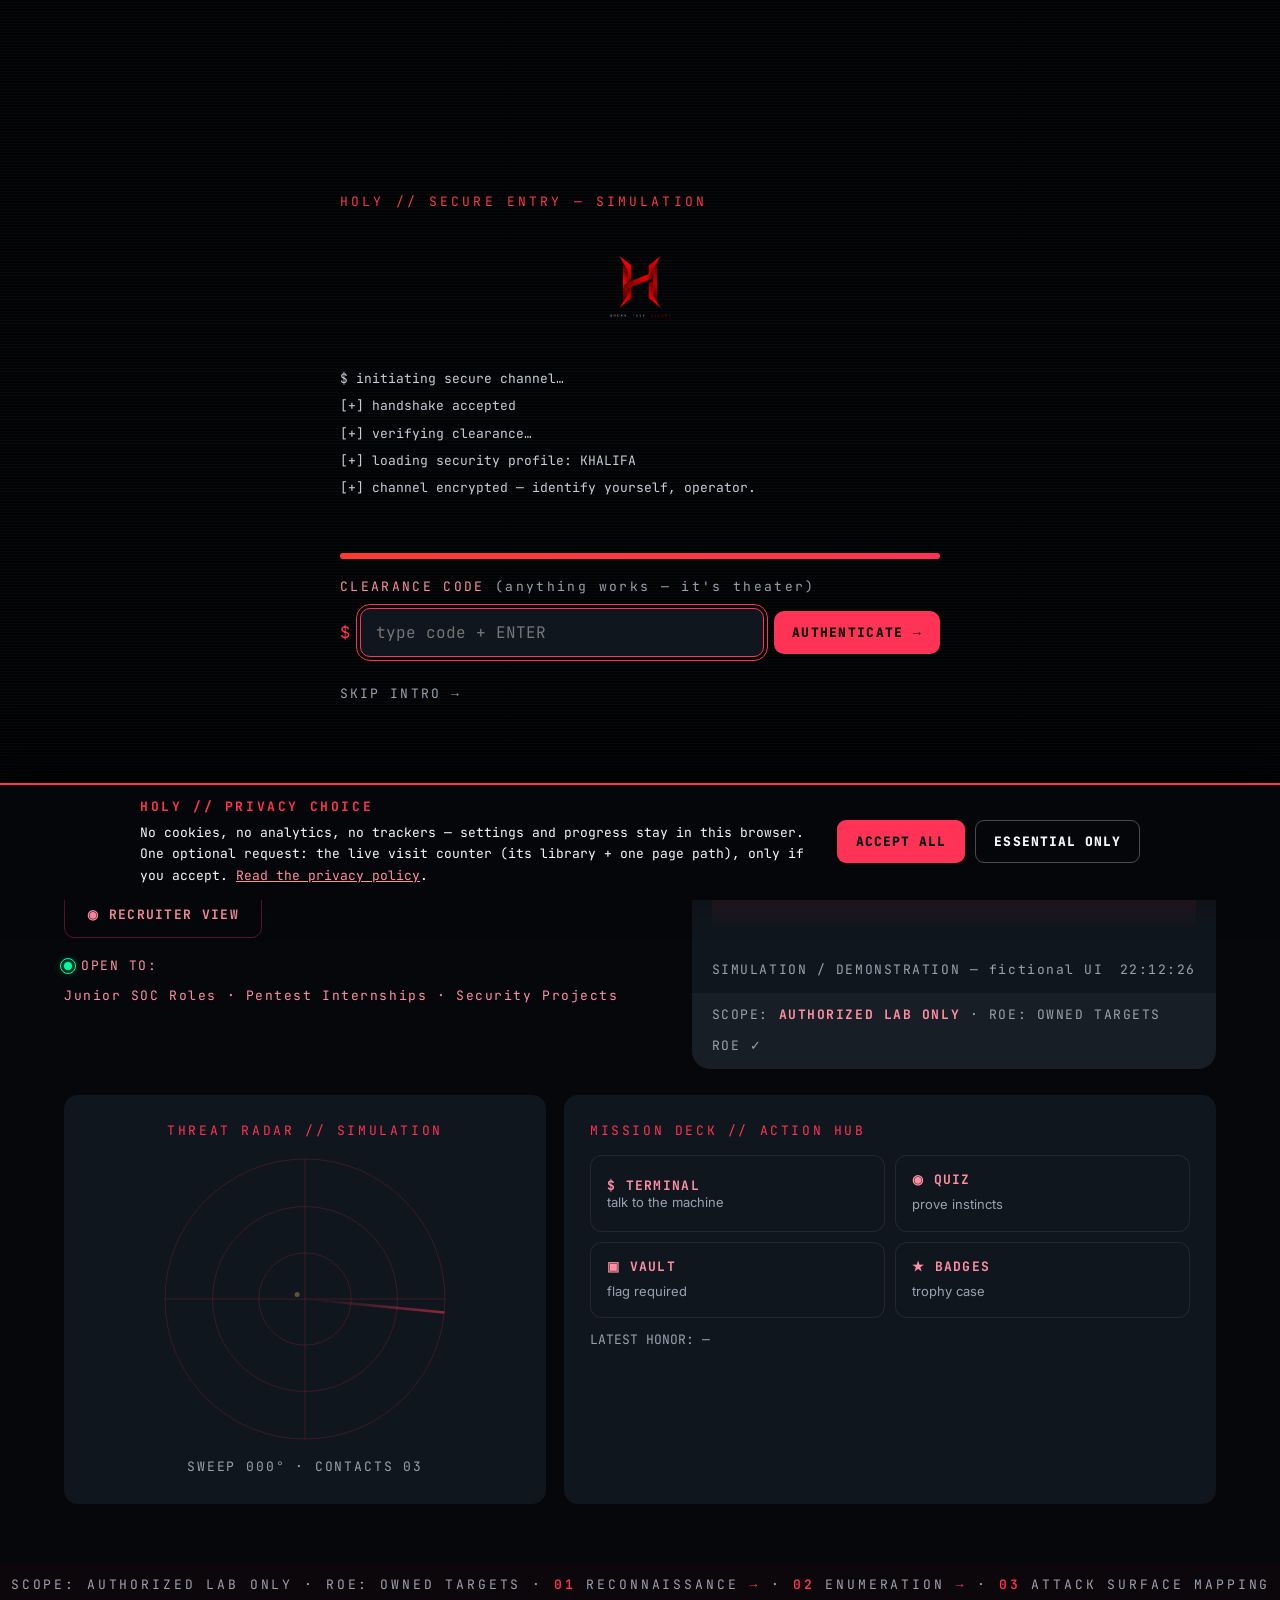
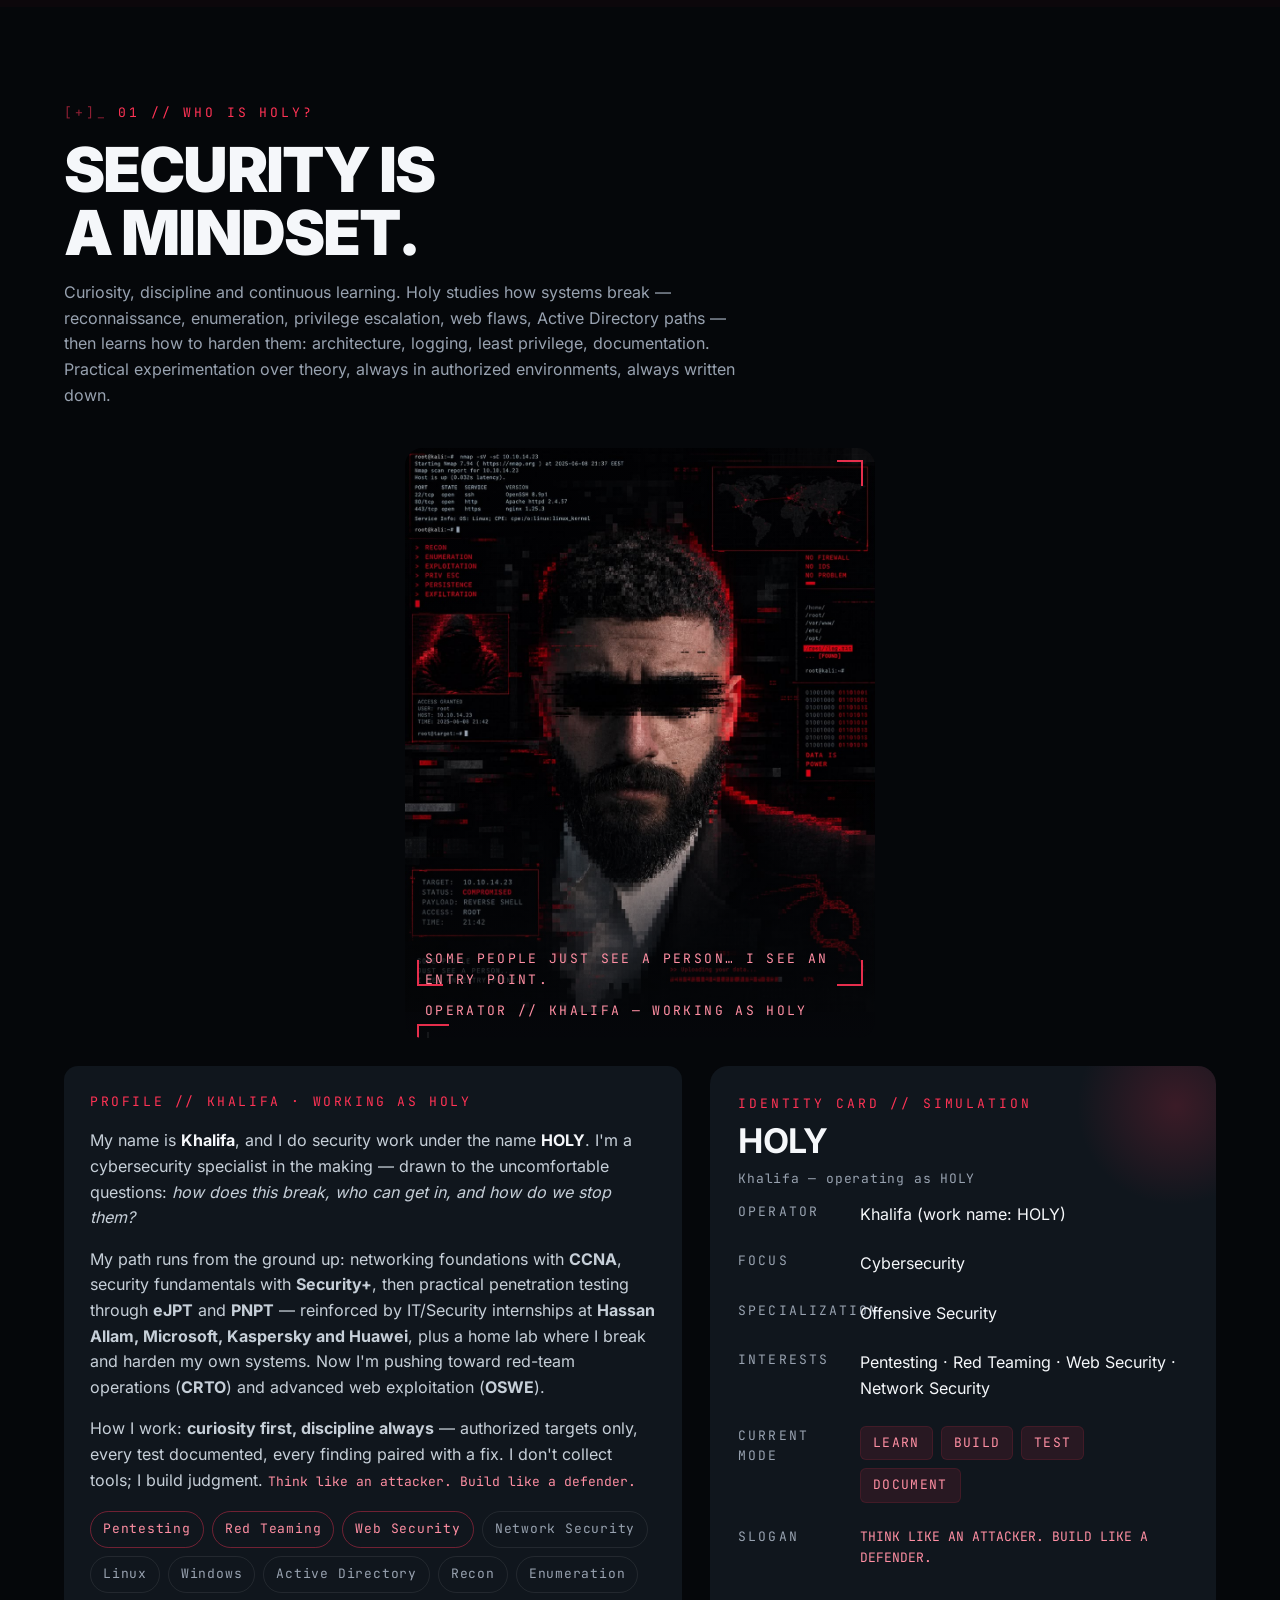
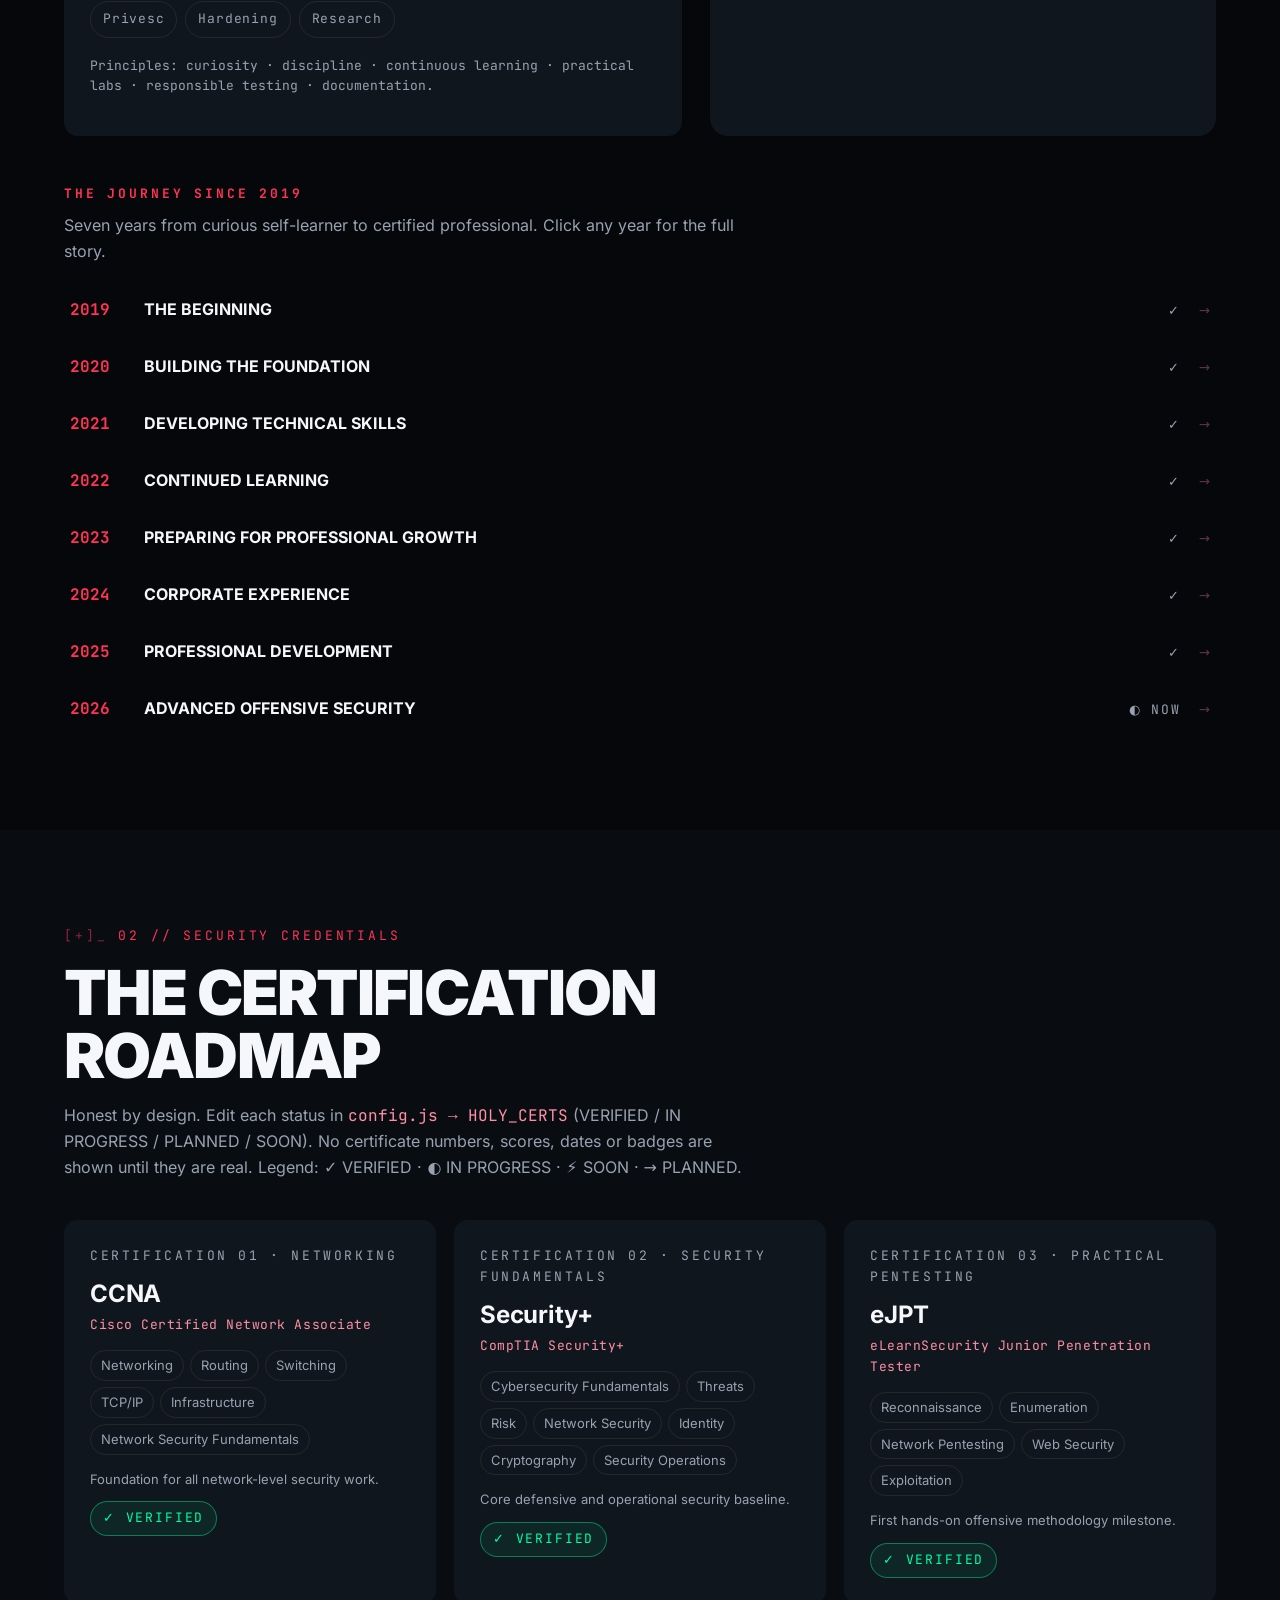
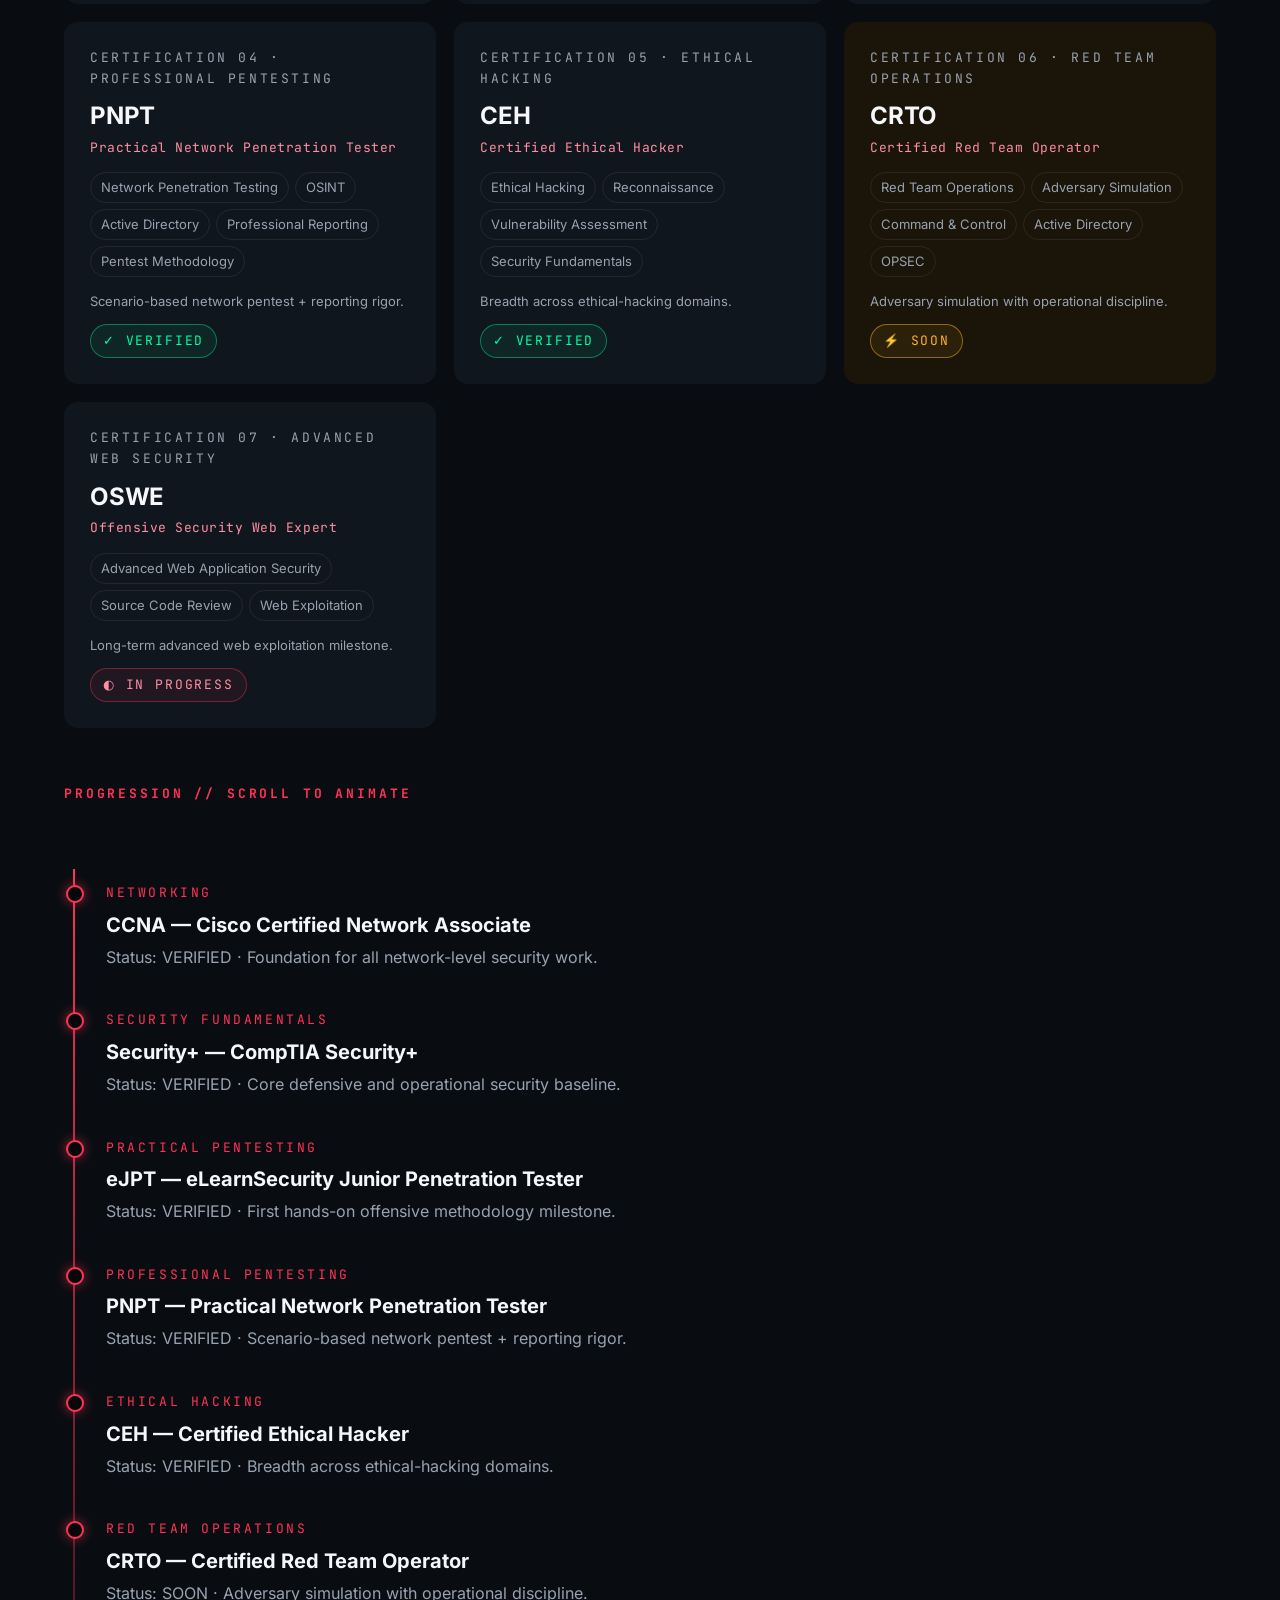
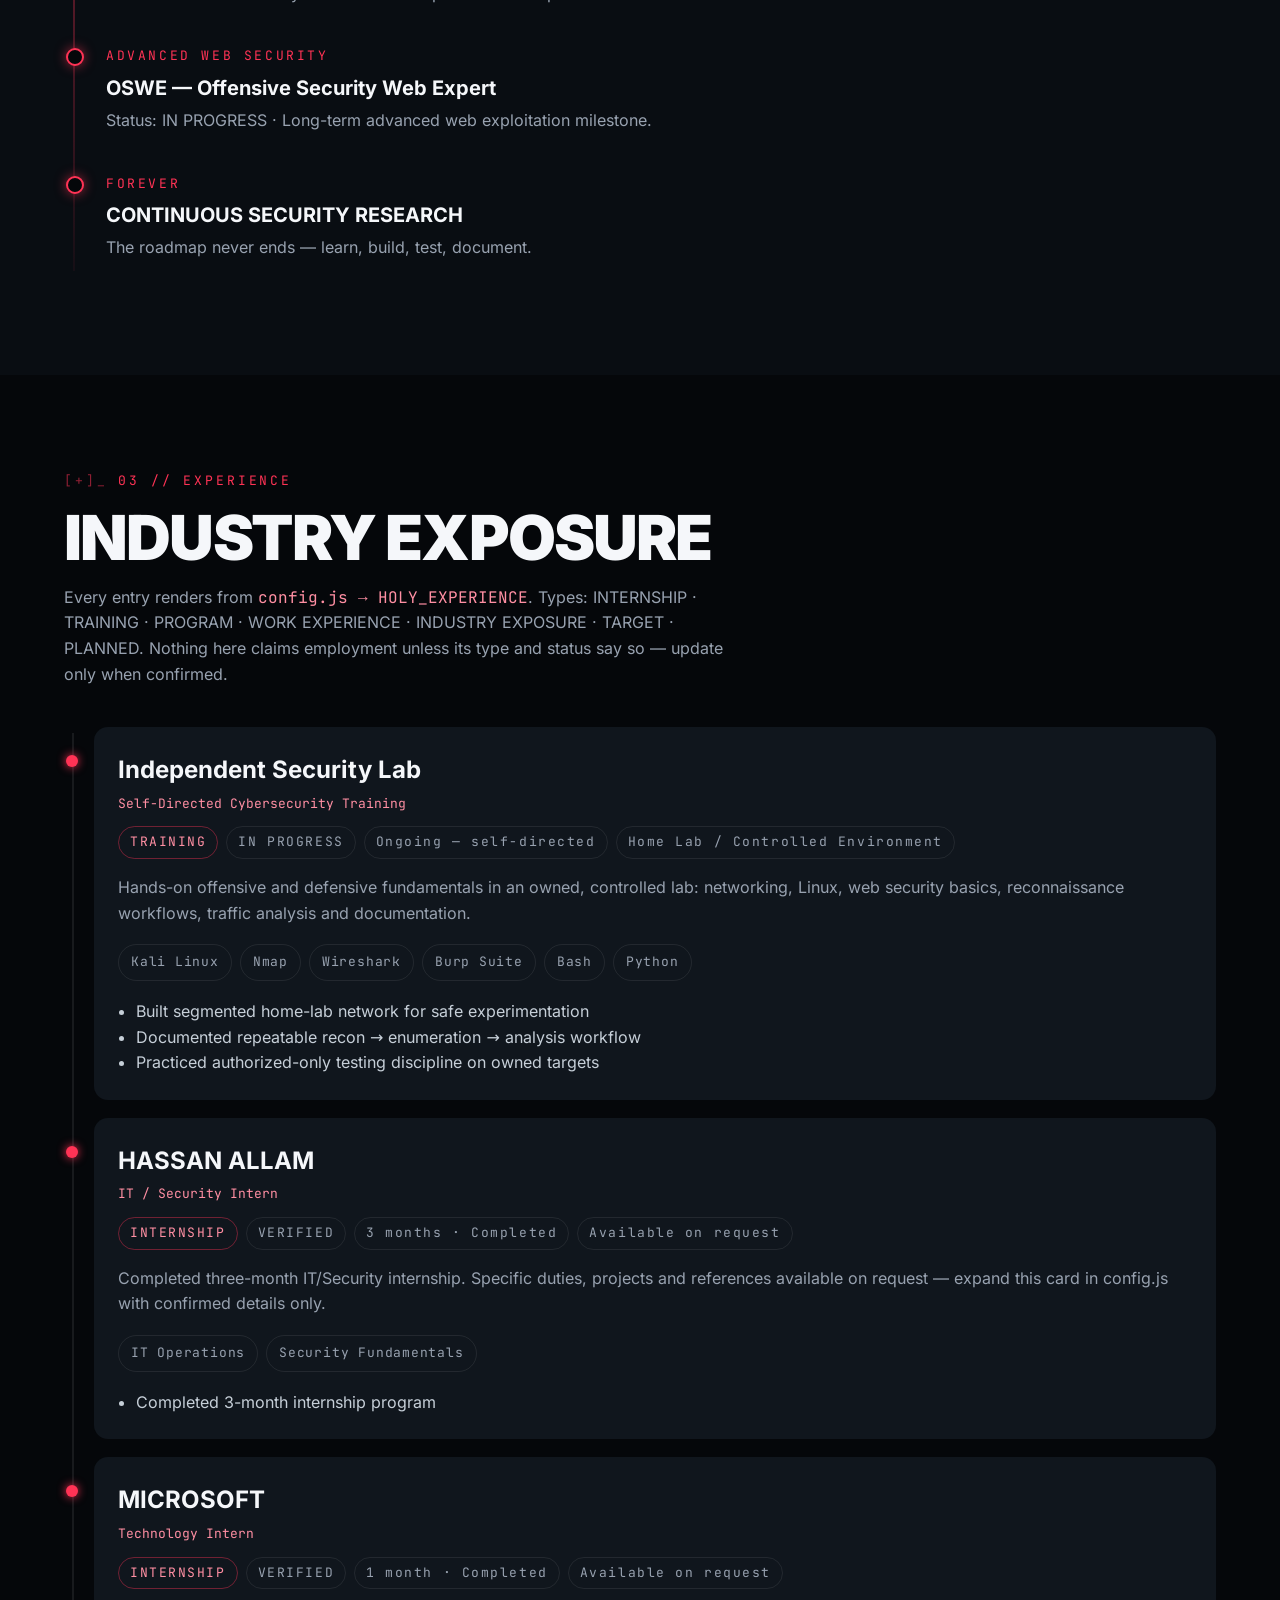
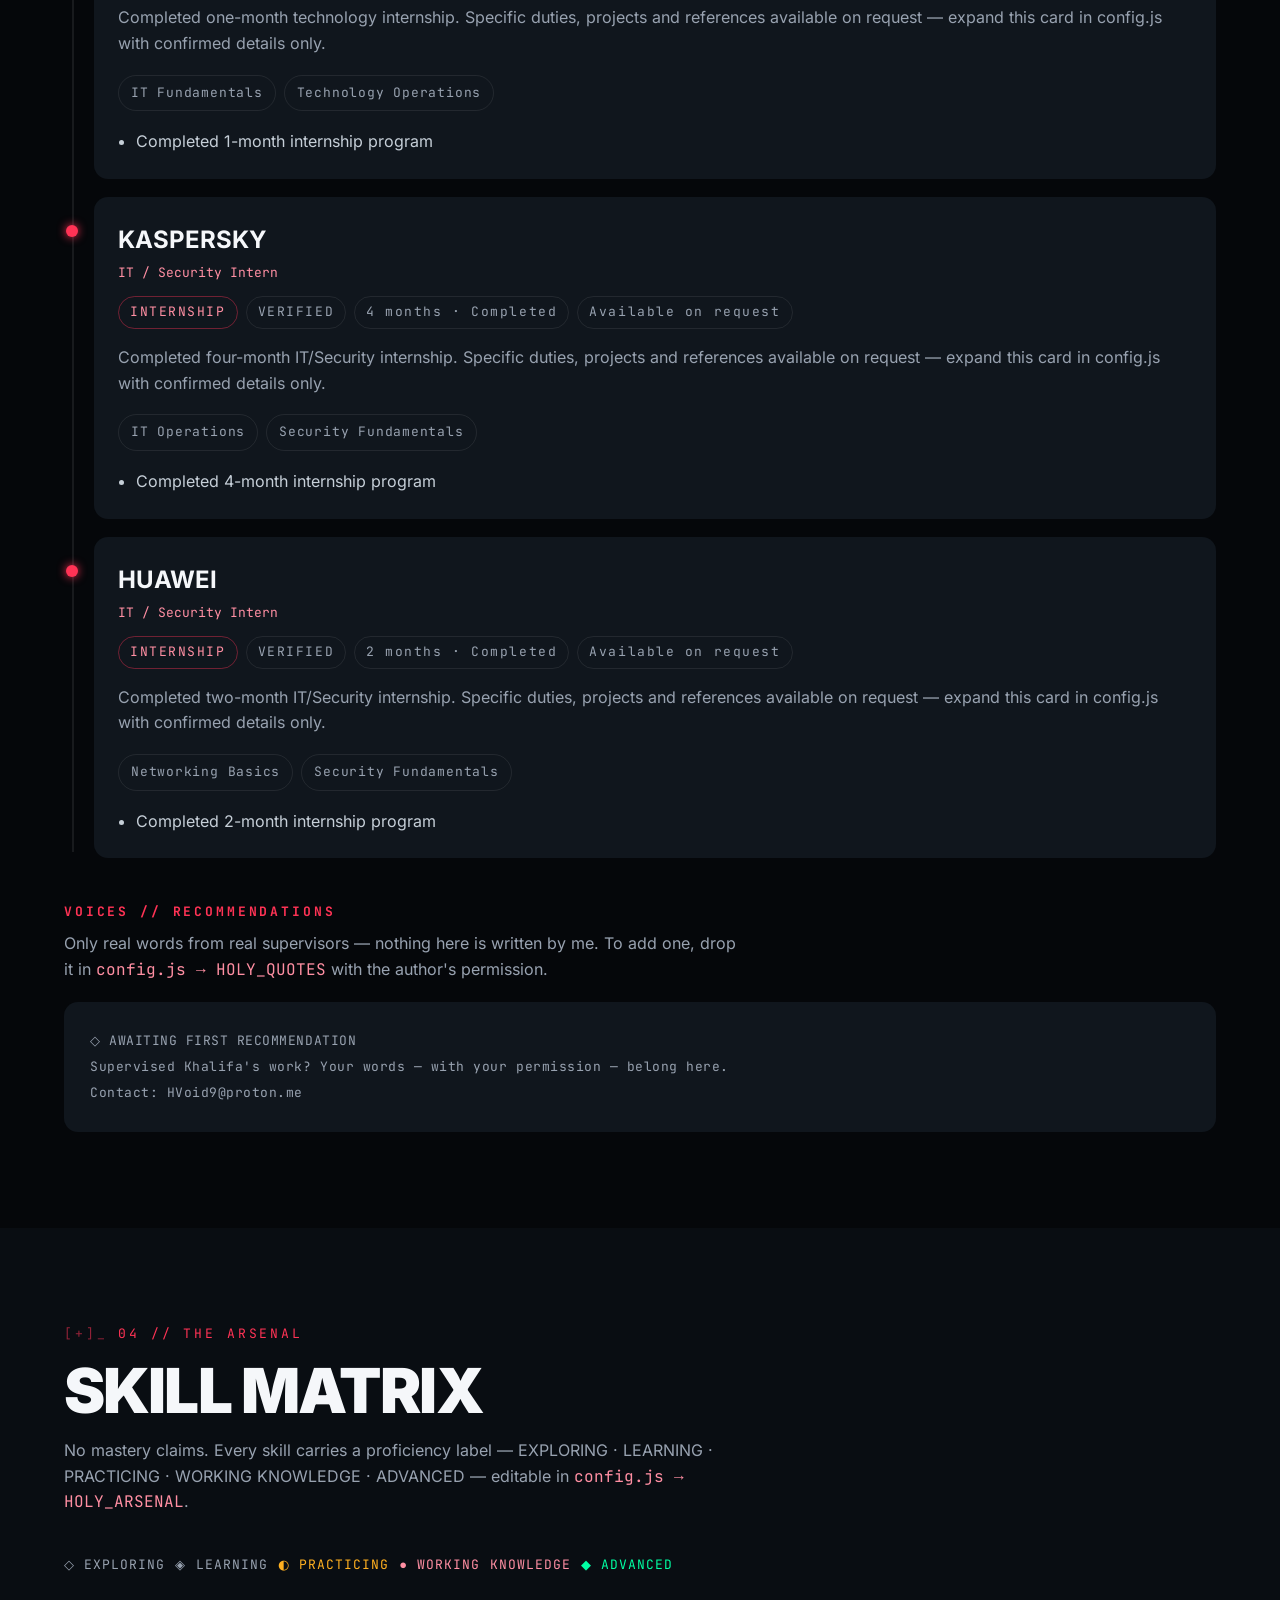
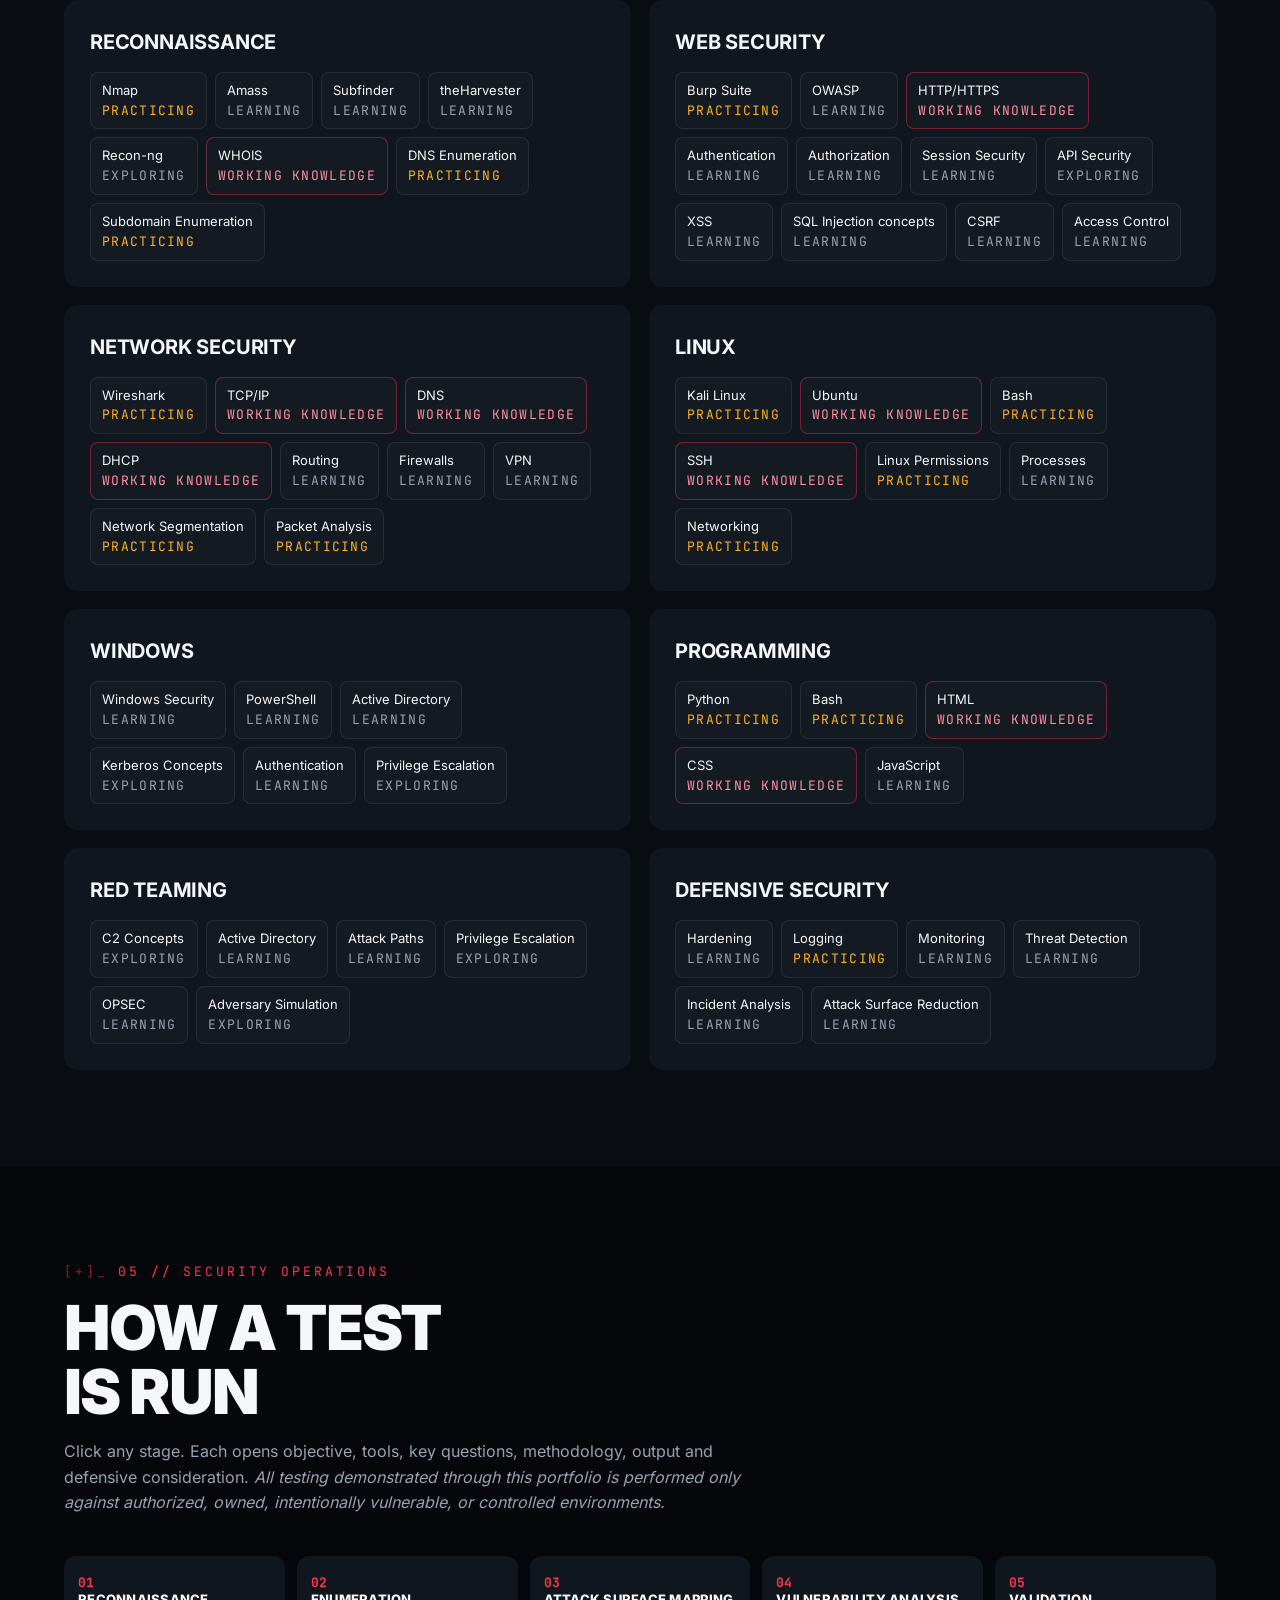
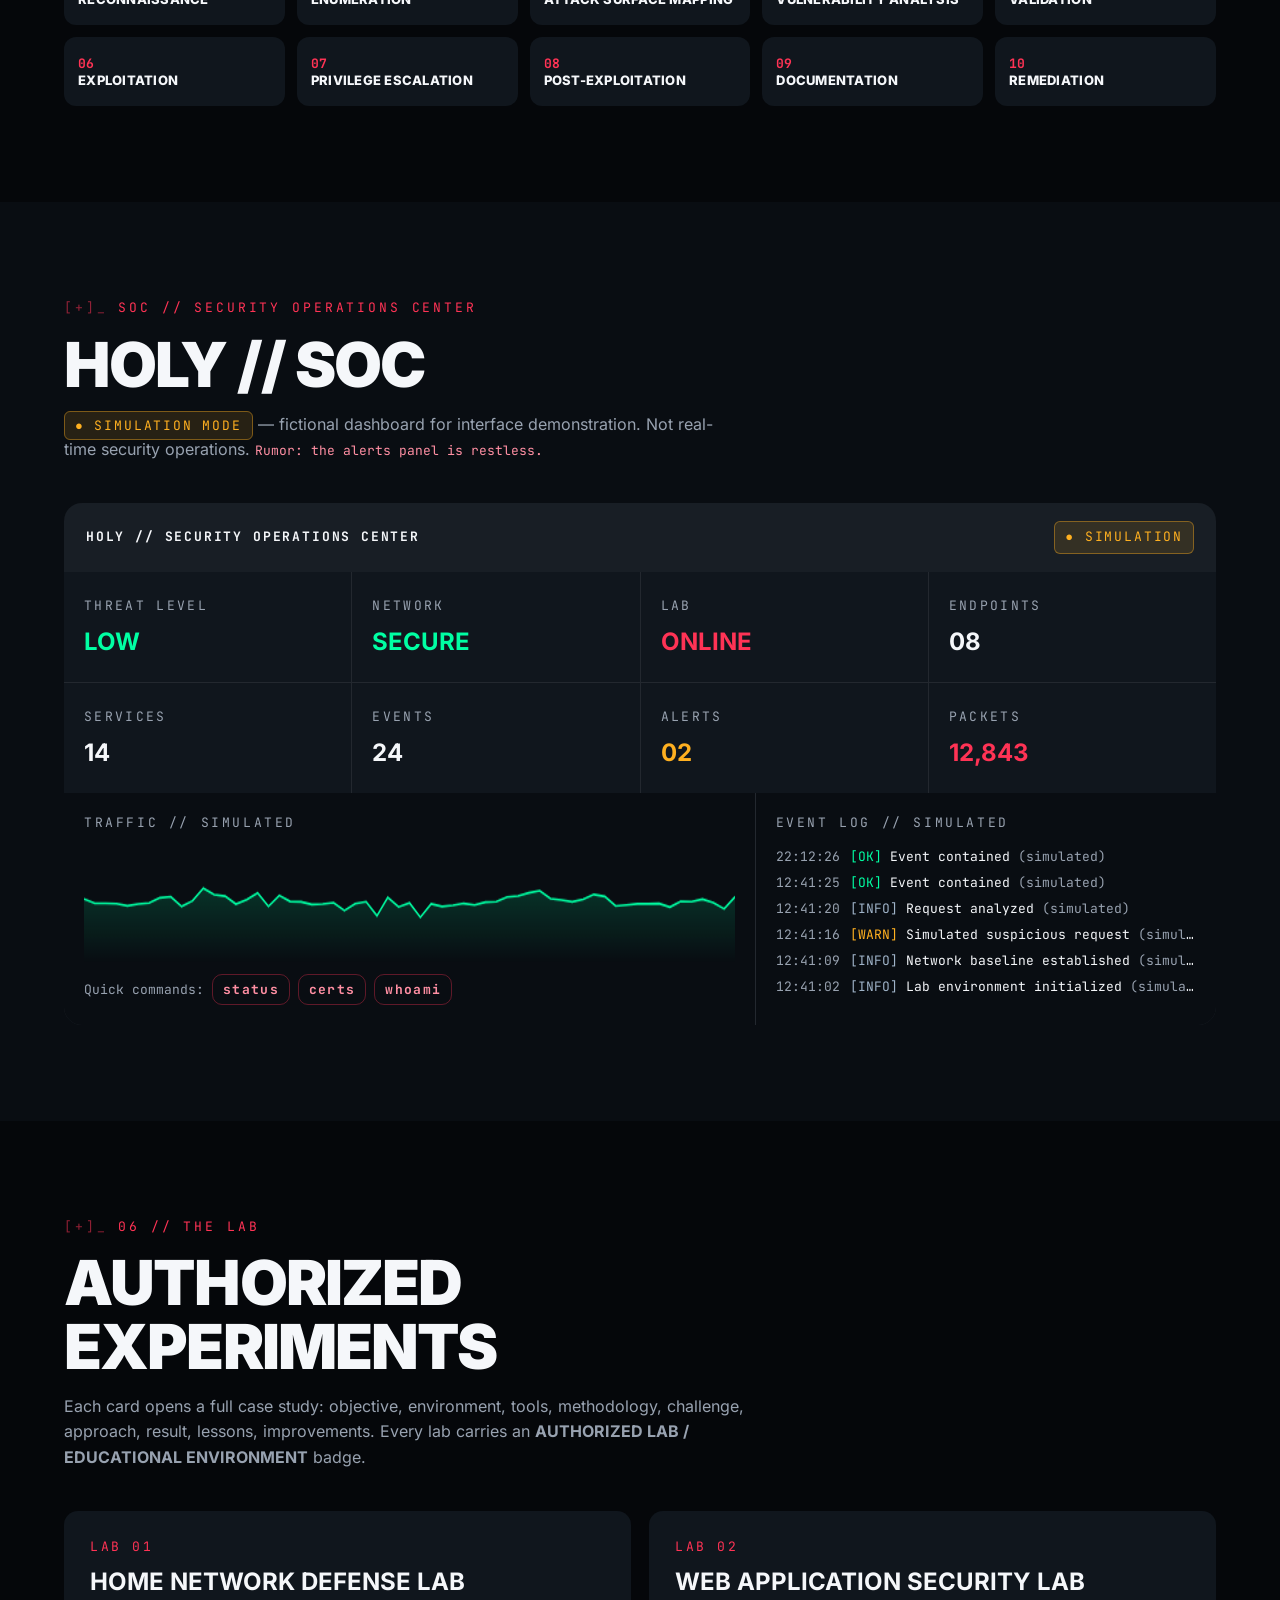
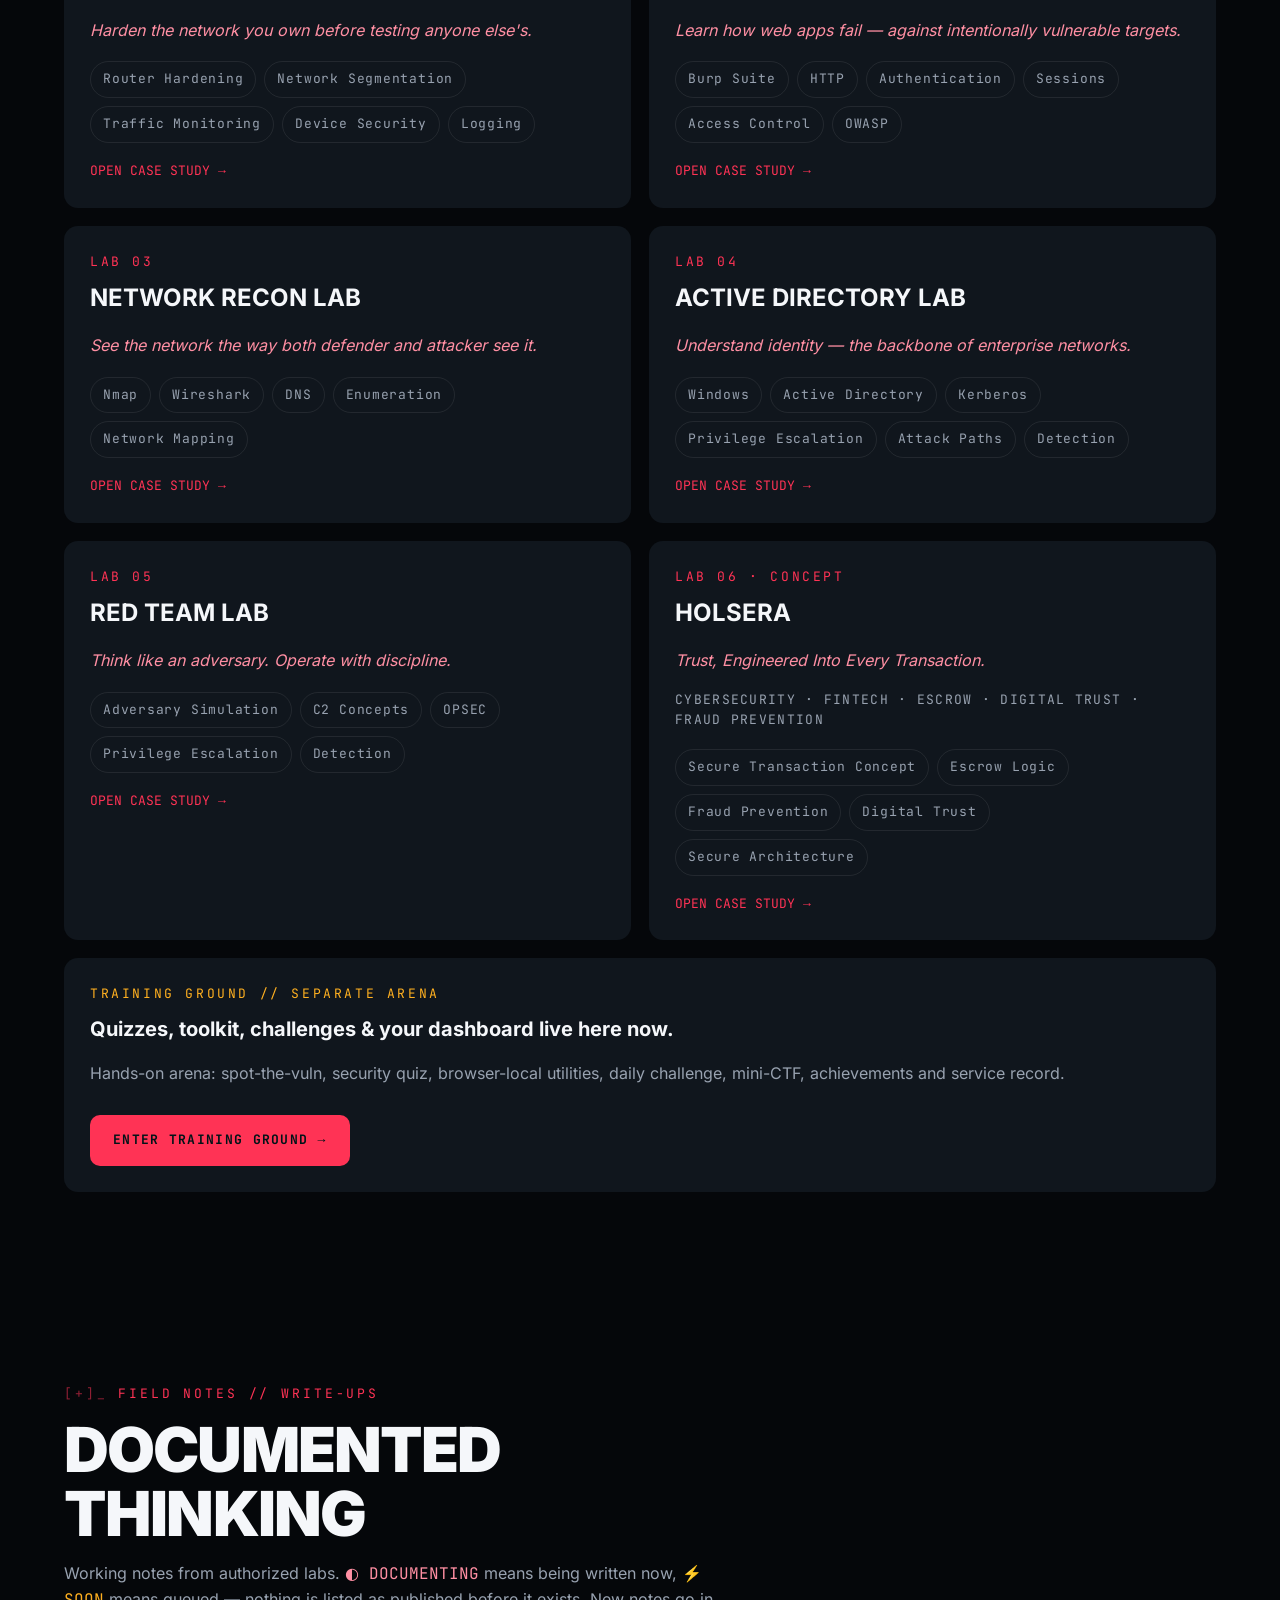
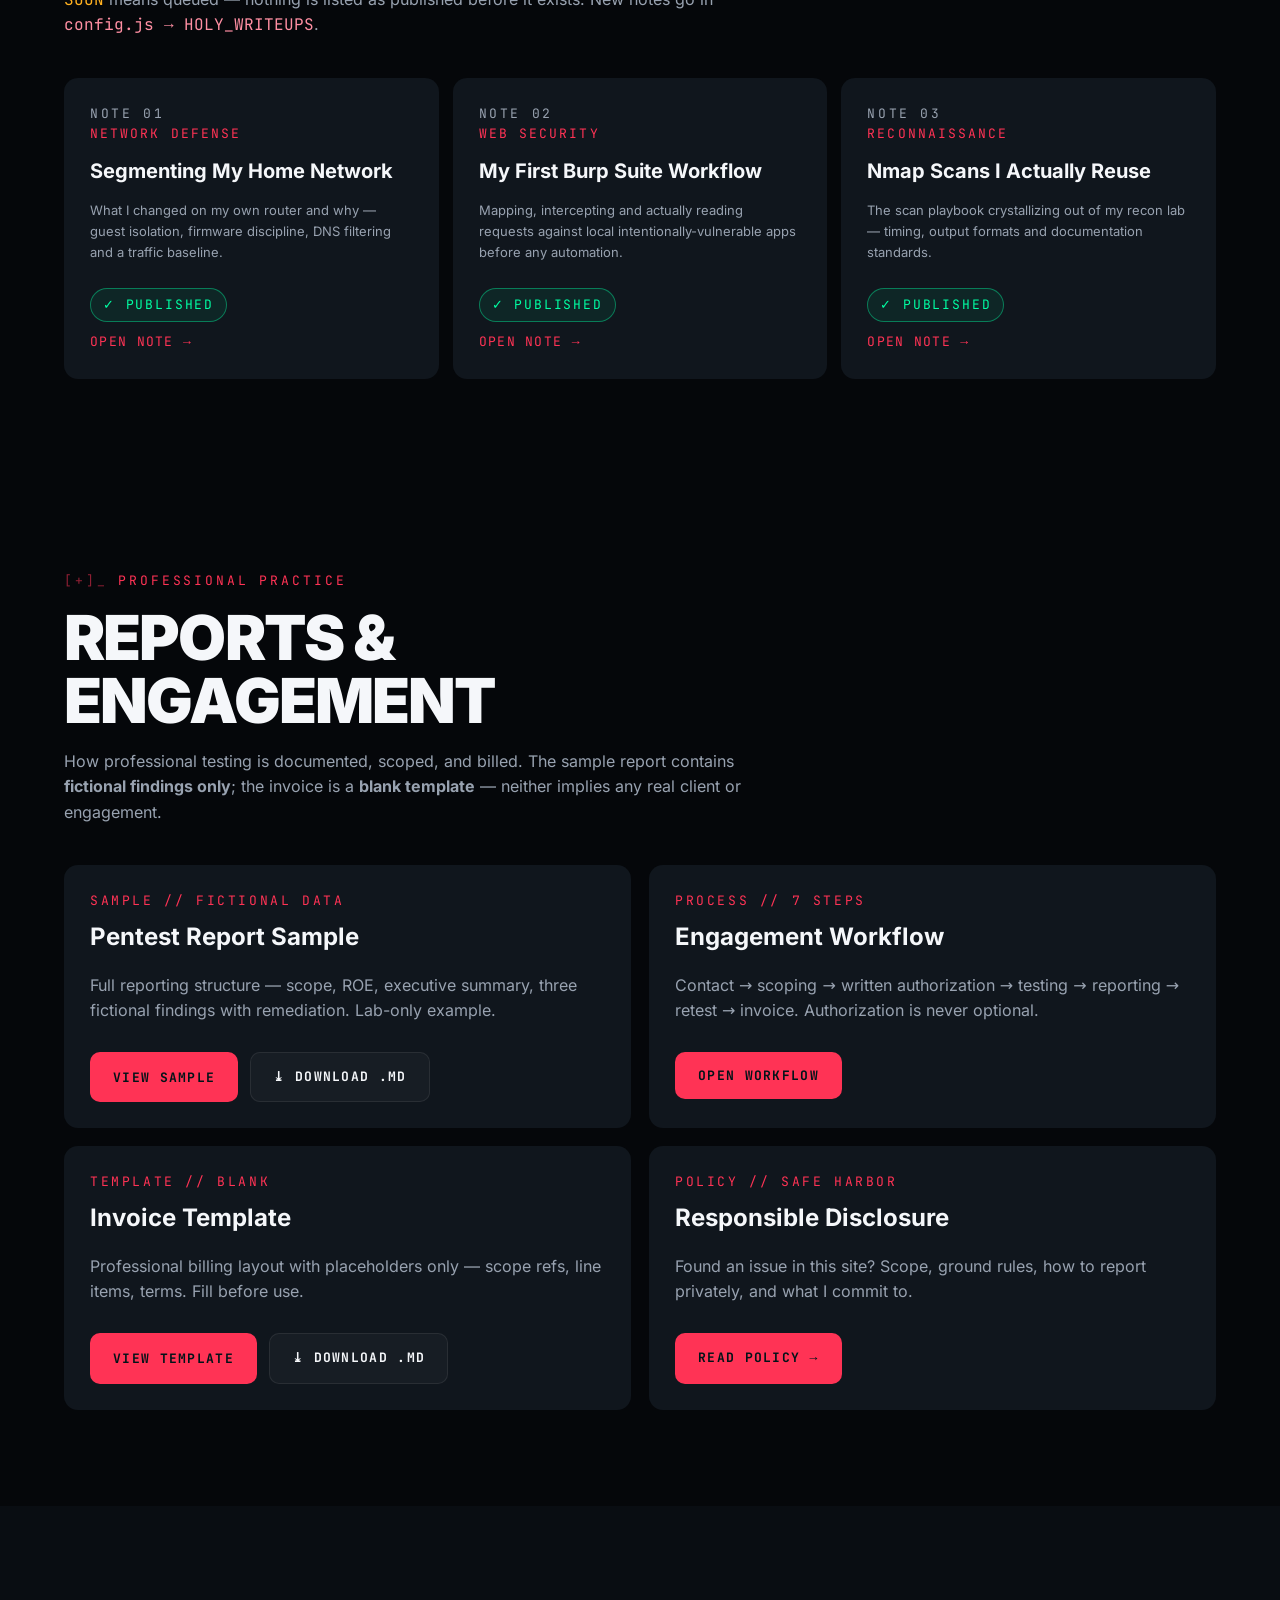
<file: index.html>
<!DOCTYPE html>
<html lang="en">
<head>
<meta charset="UTF-8">
<meta http-equiv="Content-Security-Policy" content="default-src 'self'; script-src 'self' https://cdn.jsdelivr.net; style-src 'self' 'unsafe-inline'; font-src 'self' data:; img-src 'self' data:; connect-src 'self' https://*.supabase.co https://formsubmit.co; object-src 'none'; base-uri 'self'; form-action 'self'; upgrade-insecure-requests">
<meta name="referrer" content="strict-origin-when-cross-origin">
<meta http-equiv="Permissions-Policy" content="camera=(), microphone=(), geolocation=()">
<meta name="viewport" content="width=device-width, initial-scale=1.0, viewport-fit=cover">
<title>HOLY // Cybersecurity | Penetration Testing &amp; Security Research</title>
<meta name="description" content="Personal cybersecurity portfolio of Holy — focused on penetration testing, network security, web application security, red teaming and security research.">
<meta name="author" content="HOLY">
<meta name="theme-color" content="#05070A">
<meta property="og:title" content="HOLY // Cybersecurity | Penetration Testing & Security Research">
<meta property="og:description" content="Think like an attacker. Build like a defender. Personal security profile of Holy — pentesting, network security, red teaming, research.">
<meta property="og:type" content="website">
<meta property="og:image" content="favicon.svg">
<meta name="twitter:card" content="summary">
<link rel="icon" type="image/png" href="assets/logo.png">
<!-- Fonts are SELF-HOSTED (assets/fonts/, first-party woff2) — no third-party
     font request exists, so there is nothing to consent to for typography. -->
<link rel="stylesheet" href="styles.css">
</head>
<body>
<!-- FLAG{H0LY_v4ult_hunt3r} — the vault respects proof. Terminal: flag FLAG{...} -->
<!-- ENTRY SEQUENCE -->
<div class="intro" id="intro" role="dialog" aria-label="Entry sequence">
  <div class="intro-box">
    <div class="mono intro-k">HOLY // SECURE ENTRY — SIMULATION</div>
    <img class="logo-intro" id="introLogo" src="assets/logo.png" alt="HOLY logo">
    <div class="intro-log" id="introLog" aria-live="polite"></div>
    <div class="intro-bar"><i id="introBar"></i></div>
    <form class="intro-login" id="introForm" hidden>
      <label for="introIn">CLEARANCE CODE <span>(anything works — it's theater)</span></label>
      <div class="intro-row"><span class="prompt">$</span><input id="introIn" autocomplete="off" autocapitalize="off" spellcheck="false" placeholder="type code + ENTER"><button type="submit">AUTHENTICATE →</button></div>
    </form>
    <div class="intro-grant" id="introGrant" hidden>✓ ACCESS GRANTED</div>
    <div class="intro-wel" id="introWel" hidden>WELCOME TO<br><b>KHALIFA PORTFOLIO</b></div>
    <button class="intro-skip" id="introSkip">SKIP INTRO →</button>
  </div>
</div>
<a class="skip" href="#about">Skip to content</a>
<div class="bg-grid" aria-hidden="true"></div>
<div class="bg-glow" aria-hidden="true"></div>

<!-- NAV -->
<nav class="nav" aria-label="Primary">
  <div class="nav-in">
    <a class="brand" href="#home"><img class="logo-mark" src="assets/logo.png" alt="HOLY logo">HOLY <b>//</b> <span>SEC</span></a>
    <div class="links" role="navigation">
      <a href="#home"><em>01</em>HOME</a>
      <a href="#about"><em>02</em>ABOUT</a>
      <a href="#credentials"><em>03</em>CREDENTIALS</a>
      <a href="#experience"><em>04</em>EXPERIENCE</a>
      <a href="#arsenal"><em>05</em>ARSENAL</a>
      <a href="#lab"><em>06</em>LAB</a>
      <a href="#research"><em>07</em>RESEARCH</a>
      <a href="#contact"><em>08</em>CONTACT</a>
      <a href="courses.html"><em>09</em>COURSES</a>
      <a href="orb.html"><em>10</em>ORB</a>
    </div>
    <div class="status" title="Simulated interface element"><span class="dot"></span>SYSTEM ONLINE</div>
    <button class="langbtn" id="langBtn" aria-label="Switch language">عربي</button>
    <button class="pchip" id="pchip" title="Your profile"><span class="pavatar" id="pavatar">◉</span><span id="pname">PROFILE</span></button>
    <button class="burger" id="burger" aria-label="Open menu">☰</button>
  </div>
</nav>

<div class="pdrop" id="pdrop" hidden>
  <div class="avstage">
    <div class="avbig" id="pdAv" style="width:84px;height:84px">◉</div>
    <div><div id="pdName" style="font-size:24px;font-weight:900">PROFILE</div>
    <div class="mono" id="pdSince" style="font-size:13px;color:var(--muted)">No identity — enlist below. Usernames never change.</div></div>
  </div>
  <div id="pdEnlist" style="margin-top:12px">
    <input class="tfield" id="pdInput" placeholder="callsign… (letters, numbers, _-)" maxlength="20" autocomplete="off" spellcheck="false" aria-label="Choose your callsign (stored in this browser only)">
    <div class="avgrid" id="pdNew" style="margin-top:10px"></div>
    <div class="btnrow" style="margin-top:12px"><button class="btn btn-p" id="pdGo">ENLIST →</button></div>
  </div>
  <div id="pdMain" hidden style="margin-top:12px">
    <div class="mono" style="font-size:13px;letter-spacing:.18em;color:var(--accent)">HERO // PART OF YOUR PROFILE — CHANGE ANYTIME</div>
    <div class="avgrid" id="pdGrid" style="margin-top:10px"></div>
    <div id="pdStats" style="margin-top:10px"></div>
    <div class="btnrow" style="margin-top:10px"><a class="btn btn-g" id="pdFull" href="playground.html#dashboard">FULL RECORD →</a></div>
  </div>
</div>

<!-- MOBILE MENU -->
<div class="mmenu" id="mmenu" role="dialog" aria-label="Menu">
  <div class="mmenu-top">
    <span class="mono" style="letter-spacing:.2em;font-size:13px;color:var(--accent)">HOLY // NAV</span>
    <button class="xbtn" id="mclose" aria-label="Close menu">✕</button>
  </div>
  <div style="height:20px"></div>
  <a class="big" href="#home"><small>01</small>HOME</a>
  <a class="big" href="#about"><small>02</small>ABOUT</a>
  <a class="big" href="#credentials"><small>03</small>CREDENTIALS</a>
  <a class="big" href="#experience"><small>04</small>EXPERIENCE</a>
  <a class="big" href="#arsenal"><small>05</small>ARSENAL</a>
  <a class="big" href="#lab"><small>06</small>LAB</a>
  <a class="big" href="#research"><small>07</small>RESEARCH</a>
  <a class="big" href="#contact"><small>08</small>CONTACT</a>
  <a class="big" href="courses.html"><small>09</small>COURSES</a>
  <a class="big" href="orb.html"><small>10</small>ORB</a>
  <div class="mono" style="margin-top:24px;font-size:13px;color:var(--muted)">● SYSTEM ONLINE (SIMULATION)</div>
</div>

<!-- HERO -->
<header class="hero wrap" id="home">
  <div class="hero-grid">
    <div>
      <span class="kicker">CYBERSECURITY // PERSONAL SECURITY PROFILE</span>
      <h1 class="giant">HO<span class="outline">LY</span></h1>
      <div class="hero-sub">I DON'T JUST USE SYSTEMS.<br>I LEARN <span class="cy">HOW THEY FAIL.</span></div>
      <p class="lead">Cybersecurity-focused professional exploring <b style="color:var(--text)">offensive security, penetration testing, network defense, web application security</b> and red-team operations.</p>
      <div class="btnrow">
        <a class="btn btn-p" href="#lab">ENTER THE LAB →</a>
        <a class="btn btn-g" href="#credentials">VIEW CREDENTIALS</a>
        <a class="btn btn-t" href="#terminal" id="termBtn">$ OPEN TERMINAL</a>
      </div>
      <p class="ethics">AUTHORIZED TESTING ONLY — everything here is practiced against owned, lab, or intentionally vulnerable environments. Simulation labels mark fictional UI metrics, never live operations.</p>
      <div class="btnrow" style="margin-top:14px">
        <button class="btn btn-g" id="resumeBtn">⤓ DOWNLOAD SECURITY PROFILE</button>
        <button class="btn btn-t" id="palBtn">⌘K COMMAND PALETTE</button>
        <button class="btn btn-t" id="recBtn">◉ RECRUITER VIEW</button>
      </div>
      <div class="avail"><span class="dot"></span><span>OPEN TO:&nbsp;</span><span class="avail-fill"></span></div>
    </div>
    <div>
    <img class="logo-hero logo-side" src="assets/logo.png" alt="HOLY — Break. Test. Secure.">
    <div class="tele" role="img" aria-label="Simulated security telemetry panel">
      <div class="tele-head"><h2>HOLY // SECURITY TELEMETRY</h2><span class="sim">● SIMULATION</span></div>
      <div class="tele-grid">
        <div class="tcell"><small>SYSTEM</small><strong class="ok">ONLINE</strong></div>
        <div class="tcell"><small>NETWORK</small><strong class="ok">SECURE</strong></div>
        <div class="tcell"><small>LAB</small><strong class="cy">ACTIVE</strong></div>
        <div class="tcell"><small>RESEARCH</small><strong class="cy">ACTIVE</strong></div>
        <div class="tcell"><small>THREAT LEVEL</small><strong>LOW</strong></div>
        <div class="tcell"><small>ENDPOINTS</small><strong>08</strong></div>
      </div>
      <div class="tele-metrics">
        <div class="tcell"><small>EVENTS</small><strong>24</strong></div>
        <div class="tcell"><small>PACKETS</small><strong class="cy" id="hPackets">12,842</strong></div>
        <div class="tcell"><small>ALERTS</small><strong style="color:var(--warn)">02</strong></div>
      </div>
      <div class="spark"><canvas class="chart" id="spark1" aria-hidden="true"></canvas></div>
      <div class="tele-foot"><span>SIMULATION / DEMONSTRATION — fictional UI</span><span class="mono" id="clock">--:--:--</span></div>
      <div class="tele-foot" style="background:rgba(255,255,255,.035)"><span>SCOPE: <b style="color:var(--accent2)">AUTHORIZED LAB ONLY</b> · ROE: OWNED TARGETS</span><span>ROE ✓</span></div>
    </div>
    </div>
  </div>
  <div class="hero-strip">
    <div class="card radar-card">
      <div class="mono" style="font-size:13px;letter-spacing:.2em;color:var(--accent)">THREAT RADAR // SIMULATION</div>
      <canvas id="radarCv" width="300" height="300" aria-label="Simulated radar sweep"></canvas>
      <div class="mono" id="radarStat" style="font-size:13px;letter-spacing:.14em;color:var(--muted)">SWEEP 000° · CONTACTS 03</div>
    </div>
    <div class="card deck-card">
      <div class="mono" style="font-size:13px;letter-spacing:.2em;color:var(--accent)">MISSION DECK // ACTION HUB</div>
      <div class="deck-grid">
        <button class="deck-btn" id="deckTerm"><b>$ TERMINAL</b><span>talk to the machine</span></button>
        <a class="deck-btn" href="playground.html#quiz"><b>◉ QUIZ</b><span>prove instincts</span></a>
        <a class="deck-btn" href="vault.html"><b>▣ VAULT</b><span>flag required</span></a>
        <a class="deck-btn" href="playground.html#challenge"><b>★ BADGES</b><span>trophy case</span></a>
      </div>
      <div class="mono" id="deckAch" style="font-size:13px;color:var(--muted);margin-top:12px">LATEST HONOR: —</div>
    </div>
  </div>
</header>

<div class="ticker" aria-hidden="true"><span class="ticker-in" id="ticker"></span></div>

<main>
<!-- ABOUT -->
<section id="about"><div class="wrap">
  <div class="sec-label">01 // WHO IS HOLY?</div>
  <h2 class="head">SECURITY IS<br>A MINDSET.</h2>
  <p class="sub">Curiosity, discipline and continuous learning. Holy studies how systems break — reconnaissance, enumeration, privilege escalation, web flaws, Active Directory paths — then learns how to harden them: architecture, logging, least privilege, documentation. Practical experimentation over theory, always in authorized environments, always written down.</p>
  <figure class="op-photo ultra-frame reveal">
        <img class="ultra" src="assets/operator-hd.jpeg" alt="Stylized portrait of Khalifa as Holy, surrounded by red security HUD" loading="lazy" fetchpriority="high">
    <div class="scanbeam" aria-hidden="true"></div>
    <i class="tick tl" aria-hidden="true"></i><i class="tick tr" aria-hidden="true"></i><i class="tick bl" aria-hidden="true"></i><i class="tick br" aria-hidden="true"></i>
    <figcaption><span>SOME PEOPLE JUST SEE A PERSON… I SEE AN ENTRY POINT.</span><span>OPERATOR // KHALIFA — WORKING AS HOLY</span></figcaption>
  </figure>
  <div class="about-grid">
    <div class="card reveal">
      <div class="mono" style="font-size:13px;letter-spacing:.2em;color:var(--accent)">PROFILE // KHALIFA · WORKING AS HOLY</div>
      <p style="color:#c6cfd8">My name is <b style="color:var(--text)">Khalifa</b>, and I do security work under the name <b style="color:var(--text)">HOLY</b>. I'm a cybersecurity specialist in the making — drawn to the uncomfortable questions: <em>how does this break, who can get in, and how do we stop them?</em></p>
      <p style="color:#c6cfd8">My path runs from the ground up: networking foundations with <b>CCNA</b>, security fundamentals with <b>Security+</b>, then practical penetration testing through <b>eJPT</b> and <b>PNPT</b> — reinforced by IT/Security internships at <b>Hassan Allam, Microsoft, Kaspersky and Huawei</b>, plus a home lab where I break and harden my own systems. Now I'm pushing toward red-team operations (<b>CRTO</b>) and advanced web exploitation (<b>OSWE</b>).</p>
      <p style="color:#c6cfd8">How I work: <b>curiosity first, discipline always</b> — authorized targets only, every test documented, every finding paired with a fix. I don't collect tools; I build judgment. <span class="mono" style="font-size:13px;color:var(--accent2)">Think like an attacker. Build like a defender.</span></p>
      <div class="tags">
        <span class="tag hot">Pentesting</span><span class="tag hot">Red Teaming</span><span class="tag hot">Web Security</span>
        <span class="tag">Network Security</span><span class="tag">Linux</span><span class="tag">Windows</span>
        <span class="tag">Active Directory</span><span class="tag">Recon</span><span class="tag">Enumeration</span>
        <span class="tag">Privesc</span><span class="tag">Hardening</span><span class="tag">Research</span>
      </div>
      <p class="mono" style="font-size:13px;color:var(--muted)">Principles: curiosity · discipline · continuous learning · practical labs · responsible testing · documentation.</p>
    </div>
    <div class="idcard reveal">
      <div class="mono" style="font-size:13px;letter-spacing:.22em;color:var(--accent)">IDENTITY CARD // SIMULATION</div>
      <h3>HOLY</h3>
      <div class="mono" style="font-size:13px;color:var(--muted);letter-spacing:.06em">Khalifa — operating as HOLY</div>
      <div class="idrow"><small>OPERATOR</small><span>Khalifa (work name: HOLY)</span></div>
      <div class="idrow"><small>FOCUS</small><span>Cybersecurity</span></div>
      <div class="idrow"><small>SPECIALIZATION</small><span>Offensive Security</span></div>
      <div class="idrow"><small>INTERESTS</small><span>Pentesting · Red Teaming · Web Security · Network Security</span></div>
      <div class="idrow"><small>CURRENT MODE</small><span class="modeline"><span class="mode">LEARN</span><span class="mode">BUILD</span><span class="mode">TEST</span><span class="mode">DOCUMENT</span></span></div>
      <div class="idrow"><small>SLOGAN</small><span class="mono" style="font-size:13px;color:var(--accent2)">THINK LIKE AN ATTACKER. BUILD LIKE A DEFENDER.</span></div>
    </div>
  </div>
  <h3 class="mono reveal" style="margin:48px 0 8px;font-size:13px;letter-spacing:.22em;color:var(--accent)">THE JOURNEY SINCE 2019</h3>
  <p class="sub reveal" style="margin-bottom:20px">Seven years from curious self-learner to certified professional. Click any year for the full story.</p>
  <div class="journey-list" id="journeyGrid"></div>
</div></section>

<!-- CREDENTIALS -->
<section id="credentials" style="background:var(--bg2)"><div class="wrap">
  <div class="sec-label">02 // SECURITY CREDENTIALS</div>
  <h2 class="head">THE CERTIFICATION<br>ROADMAP</h2>
  <p class="sub">Honest by design. Edit each status in <span class="mono" style="color:var(--accent2)">config.js → HOLY_CERTS</span> (VERIFIED / IN PROGRESS / PLANNED / SOON). No certificate numbers, scores, dates or badges are shown until they are real. Legend: ✓ VERIFIED · ◐ IN PROGRESS · ⚡ SOON · → PLANNED.</p>
  <div class="cred-grid" id="credGrid"></div>
  <h3 class="mono reveal" style="margin:56px 0 8px;font-size:13px;letter-spacing:.22em;color:var(--accent)">PROGRESSION // SCROLL TO ANIMATE</h3>
  <div class="road" id="road"></div>
</div></section>

<!-- EXPERIENCE -->
<section id="experience"><div class="wrap">
  <div class="sec-label">03 // EXPERIENCE</div>
  <h2 class="head">INDUSTRY EXPOSURE</h2>
  <p class="sub">Every entry renders from <span class="mono" style="color:var(--accent2)">config.js → HOLY_EXPERIENCE</span>. Types: INTERNSHIP · TRAINING · PROGRAM · WORK EXPERIENCE · INDUSTRY EXPOSURE · TARGET · PLANNED. Nothing here claims employment unless its type and status say so — update only when confirmed.</p>
  <div class="tl" id="expList"></div>
  <h3 class="mono reveal" style="margin:44px 0 8px;font-size:13px;letter-spacing:.22em;color:var(--accent)">VOICES // RECOMMENDATIONS</h3>
  <p class="sub reveal" style="margin-bottom:20px">Only real words from real supervisors — nothing here is written by me. To add one, drop it in <span class="mono" style="color:var(--accent2)">config.js → HOLY_QUOTES</span> with the author's permission.</p>
  <div class="quotes" id="quotes"></div>
</div></section>

<!-- ARSENAL -->
<section id="arsenal" style="background:var(--bg2)"><div class="wrap">
  <div class="sec-label">04 // THE ARSENAL</div>
  <h2 class="head">SKILL MATRIX</h2>
  <p class="sub">No mastery claims. Every skill carries a proficiency label — EXPLORING · LEARNING · PRACTICING · WORKING KNOWLEDGE · ADVANCED — editable in <span class="mono" style="color:var(--accent2)">config.js → HOLY_ARSENAL</span>.</p>
  <div class="legend"><span>◇ EXPLORING</span><span>◈ LEARNING</span><span style="color:var(--warn)">◐ PRACTICING</span><span style="color:var(--accent2)">● WORKING KNOWLEDGE</span><span style="color:#00ffa3">◆ ADVANCED</span></div>
  <div class="ars-grid" id="arsGrid"></div>
</div></section>

<!-- OPERATIONS -->
<section id="operations"><div class="wrap">
  <div class="sec-label">05 // SECURITY OPERATIONS</div>
  <h2 class="head">HOW A TEST<br>IS RUN</h2>
  <p class="sub">Click any stage. Each opens objective, tools, key questions, methodology, output and defensive consideration. <em>All testing demonstrated through this portfolio is performed only against authorized, owned, intentionally vulnerable, or controlled environments.</em></p>
  <div class="ops-grid" id="opsGrid"></div>
</div></section>

<!-- SOC -->
<section id="soc" style="background:var(--bg2)"><div class="wrap">
  <div class="sec-label">SOC // SECURITY OPERATIONS CENTER</div>
  <h2 class="head">HOLY // SOC</h2>
  <p class="sub"><span class="sim" style="font-size:13px">● SIMULATION MODE</span> — fictional dashboard for interface demonstration. Not real-time security operations. <span class="mono" style="font-size:13px;color:var(--accent2)">Rumor: the alerts panel is restless.</span></p>
  <div class="soc reveal">
    <div class="soc-head"><h3>HOLY // SECURITY OPERATIONS CENTER</h3><span class="sim">● SIMULATION</span></div>
    <div class="soc-grid">
      <div class="scell"><small>THREAT LEVEL</small><strong style="color:#00ffa3">LOW</strong></div>
      <div class="scell"><small>NETWORK</small><strong style="color:#00ffa3">SECURE</strong></div>
      <div class="scell"><small>LAB</small><strong style="color:var(--accent)">ONLINE</strong></div>
      <div class="scell"><small>ENDPOINTS</small><strong>08</strong></div>
      <div class="scell"><small>SERVICES</small><strong>14</strong></div>
      <div class="scell"><small>EVENTS</small><strong>24</strong></div>
      <div class="scell" id="alertCell"><small>ALERTS</small><strong style="color:var(--warn)">02</strong></div>
      <div class="scell"><small>PACKETS</small><strong style="color:var(--accent)" id="mPackets">12,842</strong></div>
    </div>
    <div class="soc-panels">
      <div class="spanel">
        <div class="mono" style="font-size:13px;letter-spacing:.2em;color:var(--muted);margin-bottom:10px">TRAFFIC // SIMULATED</div>
        <canvas class="chart" id="spark2" style="height:120px"></canvas>
        <div class="mono" style="font-size:13px;color:var(--muted);margin-top:10px">Quick commands:
          <button class="btn btn-t" style="padding:6px 10px;font-size:13px" data-cmd="status">status</button>
          <button class="btn btn-t" style="padding:6px 10px;font-size:13px" data-cmd="certs">certs</button>
          <button class="btn btn-t" style="padding:6px 10px;font-size:13px" data-cmd="whoami">whoami</button>
        </div>
      </div>
      <div class="spanel">
        <div class="mono" style="font-size:13px;letter-spacing:.2em;color:var(--muted);margin-bottom:10px">EVENT LOG // SIMULATED</div>
        <div class="log" id="socLog">
          <div><b>12:41:25</b><span class="lv-OK">[OK]</span> Event contained <span style="color:var(--muted)">(simulated)</span></div>
          <div><b>12:41:20</b><span class="lv-INFO">[INFO]</span> Request analyzed <span style="color:var(--muted)">(simulated)</span></div>
          <div><b>12:41:16</b><span class="lv-WARN">[WARN]</span> Simulated suspicious request <span style="color:var(--muted)">(simulated)</span></div>
          <div><b>12:41:09</b><span class="lv-INFO">[INFO]</span> Network baseline established <span style="color:var(--muted)">(simulated)</span></div>
          <div><b>12:41:02</b><span class="lv-INFO">[INFO]</span> Lab environment initialized <span style="color:var(--muted)">(simulated)</span></div>
        </div>
      </div>
    </div>
  </div>
</div></section>

<!-- LAB -->
<section id="lab"><div class="wrap">
  <div class="sec-label">06 // THE LAB</div>
  <h2 class="head">AUTHORIZED<br>EXPERIMENTS</h2>
  <p class="sub">Each card opens a full case study: objective, environment, tools, methodology, challenge, approach, result, lessons, improvements. Every lab carries an <b>AUTHORIZED LAB / EDUCATIONAL ENVIRONMENT</b> badge.</p>
    <div class="lab-grid" id="labGrid"></div>
  <div class="card reveal" style="margin-top:18px;border-color:rgba(255,176,32,.4)">
    <div class="mono" style="font-size:13px;letter-spacing:.2em;color:var(--warn)">TRAINING GROUND // SEPARATE ARENA</div>
    <h3 style="margin:8px 0;font-size:20px">Quizzes, toolkit, challenges &amp; your dashboard live here now.</h3>
    <p style="color:var(--muted);font-size:16px">Hands-on arena: spot-the-vuln, security quiz, browser-local utilities, daily challenge, mini-CTF, achievements and service record.</p>
    <div class="btnrow"><a class="btn btn-p" href="playground.html">ENTER TRAINING GROUND →</a></div>
  </div>
</div></section>

<!-- FIELD NOTES -->
<section id="notes"><div class="wrap">
  <div class="sec-label">FIELD NOTES // WRITE-UPS</div>
  <h2 class="head">DOCUMENTED<br>THINKING</h2>
  <p class="sub">Working notes from authorized labs. <span class="mono" style="color:var(--accent2)">◐ DOCUMENTING</span> means being written now, <span class="mono" style="color:var(--warn)">⚡ SOON</span> means queued — nothing is listed as published before it exists. New notes go in <span class="mono" style="color:var(--accent2)">config.js → HOLY_WRITEUPS</span>.</p>
  <div class="notes-grid" id="notesGrid"></div>
</div></section>

<!-- REPORTS & ENGAGEMENT -->
<section id="reports"><div class="wrap">
  <div class="sec-label">PROFESSIONAL PRACTICE</div>
  <h2 class="head">REPORTS &amp;<br>ENGAGEMENT</h2>
  <p class="sub">How professional testing is documented, scoped, and billed. The sample report contains <b>fictional findings only</b>; the invoice is a <b>blank template</b> — neither implies any real client or engagement.</p>
  <div class="lab-grid">
    <article class="card reveal">
      <div class="idx mono" style="font-size:13px;letter-spacing:.2em;color:var(--accent)">SAMPLE // FICTIONAL DATA</div>
      <h3 style="margin:6px 0;font-size:24px">Pentest Report Sample</h3>
      <p style="color:var(--muted);font-size:16px">Full reporting structure — scope, ROE, executive summary, three fictional findings with remediation. Lab-only example.</p>
      <div class="btnrow"><button class="btn btn-p" id="repView">VIEW SAMPLE</button><a class="btn btn-g" href="assets/pentest-report-sample.md" download>⤓ DOWNLOAD .MD</a></div>
    </article>
    <article class="card reveal">
      <div class="idx mono" style="font-size:13px;letter-spacing:.2em;color:var(--accent)">PROCESS // 7 STEPS</div>
      <h3 style="margin:6px 0;font-size:24px">Engagement Workflow</h3>
      <p style="color:var(--muted);font-size:16px">Contact → scoping → written authorization → testing → reporting → retest → invoice. Authorization is never optional.</p>
      <div class="btnrow"><button class="btn btn-p" id="wfOpen">OPEN WORKFLOW</button></div>
    </article>
    <article class="card reveal">
      <div class="idx mono" style="font-size:13px;letter-spacing:.2em;color:var(--accent)">TEMPLATE // BLANK</div>
      <h3 style="margin:6px 0;font-size:24px">Invoice Template</h3>
      <p style="color:var(--muted);font-size:16px">Professional billing layout with placeholders only — scope refs, line items, terms. Fill before use.</p>
      <div class="btnrow"><button class="btn btn-p" id="invView">VIEW TEMPLATE</button><a class="btn btn-g" href="assets/invoice-template.md" download>⤓ DOWNLOAD .MD</a></div>
    </article>
    <article class="card reveal">
      <div class="idx mono" style="font-size:13px;letter-spacing:.2em;color:var(--accent)">POLICY // SAFE HARBOR</div>
      <h3 style="margin:6px 0;font-size:24px">Responsible Disclosure</h3>
      <p style="color:var(--muted);font-size:16px">Found an issue in this site? Scope, ground rules, how to report privately, and what I commit to.</p>
      <div class="btnrow"><a class="btn btn-p" href="disclosure.html">READ POLICY →</a></div>
    </article>
  </div>
</div></section>

<!-- RESEARCH -->
<section id="research" style="background:var(--bg2)"><div class="wrap">
  <div class="sec-label">07 // SECURITY RESEARCH</div>
  <h2 class="head">CURRENTLY<br>EXPLORING</h2>
  <p class="sub">A living board. Stages: LEARNING · DEEP DIVE · EXPERIMENT · DOCUMENTED. Edit in <span class="mono" style="color:var(--accent2)">config.js → HOLY_RESEARCH</span>.</p>
  <div class="res-grid" id="resGrid"></div>
</div></section>

<!-- MINDSET -->


<section><div class="wrap mind" id="mind"></div></section>

<!-- TERMINAL -->
<section id="terminal" style="padding-top:0"><div class="wrap">
  <div class="sec-label">$ // INTERACTIVE TERMINAL</div>
  <h2 class="head">ASK THE<br>MACHINE</h2>
  <p class="sub">Fully simulated — never executes real shell commands. Try <span class="mono" style="color:var(--accent2)">help · whoami · certs · status · sudo curiosity</span>. Works with mobile keyboards, history (↑↓) and Tab autocomplete.</p>
  <div class="term reveal">
    <div class="term-bar"><span class="td" style="background:#FF5F57"></span><span class="td" style="background:#FEBC2E"></span><span class="td" style="background:#28C840"></span><span class="mono" style="margin-left:8px;font-size:13px;color:var(--muted)">holy@sec:~ — simulation</span></div>
    <div class="term-body">
      <div id="tout" aria-live="polite"></div>
      <form class="term-in" id="termForm">
        <span class="prompt">$</span>
        <input id="tinput" autocomplete="off" autocapitalize="off" spellcheck="false" aria-label="Terminal input" placeholder="type 'help'…">
        <span class="cursor" aria-hidden="true"></span>
      </form>
    </div>
  </div>
  <div class="btnrow"><button class="btn btn-g" id="resumeBtn2">⤓ DOWNLOAD SECURITY PROFILE</button></div>
</div></section>







<!-- CONTACT -->
<section id="contact" style="background:var(--bg2)"><div class="wrap">
  <div class="sec-label">08 // CONTACT</div>
  <h2 class="head">LET'S BUILD<br>SOMETHING SECURE.</h2>
  <p class="sub">Whether it's security research, a technical project, a cybersecurity discussion, or an authorized testing environment — let's talk. Links are placeholders in <span class="mono" style="color:var(--accent2)">config.js → HOLY_SOCIALS</span>.</p>
  <div class="contact-grid">
    <form class="cform reveal" id="cform">
      <input id="cname" required placeholder="Your name" aria-label="Your name">
      <input id="cemail" required type="email" placeholder="Your email" aria-label="Your email">
      <textarea id="cmsg" required rows="5" placeholder="Tell Holy about your project, research or opportunity…" aria-label="Message"></textarea>
      <button class="btn btn-p" type="submit">CONTACT HOLY →</button>
      <p class="consent-line">Your name and email are used for <b>one purpose only: to reply to this message</b>. They are sent once to Holy's inbox, never stored on this site, never added to any list. <a href="privacy.html">Privacy policy</a>.</p>
    </form>
    <div class="card reveal">
      <div class="mono" style="font-size:13px;letter-spacing:.18em;color:var(--accent)">DIRECT CHANNELS</div>
      <div class="btnrow" style="margin-top:16px">
        <a class="btn btn-p" id="mailBtn" href="mailto:hello@example.com">EMAIL HOLY</a>
        <a class="btn btn-g" id="ghBtn" href="https://github.com/" target="_blank" rel="noopener">GITHUB ↗</a>
        <a class="btn btn-g" id="liBtn" href="https://www.linkedin.com/" target="_blank" rel="noopener">LINKEDIN ↗</a>
      </div>
      <p class="mono" style="font-size:13px;color:var(--muted);margin-top:18px">STATUS: <span style="color:#00ffa3">● OPEN TO OPPORTUNITIES</span><br>OPEN TO: <span class="avail-fill" style="color:var(--accent2)"></span><br>RESPONSE: research · projects · authorized labs · discussion<br>PRESS ⌘/CTRL + K TO NAVIGATE LIKE AN OPERATOR.</p>
    </div>
    <div class="card reveal" style="grid-column:1/-1">
      <div class="mono" style="font-size:13px;letter-spacing:.18em;color:var(--accent)">PGP SECURE CONTACT</div>
      <p class="mono" style="font-size:13px;margin:12px 0 4px">EMAIL: <span style="color:var(--accent2)">HVoid9@proton.me</span></p>
      <p class="mono" style="font-size:13px;margin:4px 0 0">PGP FINGERPRINT:</p>
      <div class="fp" id="pgpFp"></div>
      <div class="btnrow" style="margin-top:14px">
        <button class="btn btn-g" id="pgpShow">VIEW PUBLIC KEY</button>
        <button class="btn btn-g" id="pgpDl">⤓ DOWNLOAD PUBLIC KEY</button>
        <button class="btn btn-t" id="pgpFpBtn">⧉ COPY FINGERPRINT</button>
        <button class="btn btn-t" id="pgpCopy">⧉ COPY PUBLIC KEY</button>
        <button class="btn btn-p" id="vcfBtn">⛉ SAVE CONTACT (.VCF)</button>
      </div>
      <pre class="pgp" id="pgpKey" hidden style="margin-top:14px"></pre>
      <p class="mono" style="font-size:13px;color:var(--warn);margin:14px 0 0">⚠ ALWAYS VERIFY THE FINGERPRINT BEFORE TRUSTING THIS KEY.</p>
    </div>
  </div>
</div></section>
</main>

<footer><div class="wrap foot-grid">
  <div>
    <div class="mono" id="footBrand" style="color:var(--text);letter-spacing:.14em">HOLY //</div>
    <div class="mono" style="font-size:13px;margin-top:8px;line-height:2">CYBERSECURITY · PENETRATION TESTING<br>NETWORK SECURITY · RED TEAMING · SECURITY RESEARCH</div>
    <div class="mono" style="font-size:13px;color:var(--accent);margin-top:8px">THINK LIKE AN ATTACKER. BUILD LIKE A DEFENDER.</div>
  </div>
  <div class="mono" style="font-size:13px;line-height:2;text-align:right">
    <a id="ghBtn2" href="https://github.com/" target="_blank" rel="noopener" style="text-decoration:none">GITHUB ↗</a> ·
    <a id="liBtn2" href="https://www.linkedin.com/" target="_blank" rel="noopener" style="text-decoration:none">LINKEDIN ↗</a><br>
    <a href="privacy.html">PRIVACY</a> ·
    <a href="credits.html">CREDITS</a> ·
    <a href="disclosure.html">DISCLOSURE</a> ·
    <a href="#" data-consent-open>COOKIE SETTINGS</a><br>
    © <span id="year">2026</span> KHALIFA (HOLY) — ALL RIGHTS RESERVED.<br>
    NO PART OF THIS SITE, ITS DESIGN, OR ITS CONTENT MAY BE COPIED, REPRODUCED, OR USED IN ANY FORM WITHOUT EXPLICIT WRITTEN PERMISSION.<br>
    SIMULATION LABELS MARK FICTIONAL UI · AUTHORIZED TESTING ONLY.<br>
    <span style="color:var(--accent2)">LEGEND: AN 8+2 CODE FROM 1986 OPENS RED DOORS.</span><br>
    THE GROUND YOU STAND ON REMEMBERS — KNOCK THRICE.
  </div>
</div></footer>

<button class="rec-exit" id="recExit">◉ EXIT RECRUITER VIEW</button>
<!-- MODAL -->
<div class="modal" id="modal" role="dialog" aria-modal="true"><div class="sheet">
  <div style="display:flex;justify-content:flex-end"><button class="xbtn" id="mclose2">✕ CLOSE</button></div>
  <div id="sheet"></div>
</div></div>

<!-- COMMAND PALETTE -->
<div class="pal" id="pal"><div class="pal-box">
  <input id="palInput" placeholder="Type a command… (about, lab, terminal…)" aria-label="Command palette">
  <div class="pal-list" id="palList"></div>
  <div class="mono" style="padding:10px 18px;font-size:13px;color:var(--muted);border-top:1px solid var(--line2)">HOLY // COMMAND PALETTE — ↑↓ NAVIGATE · ENTER OPEN · ESC CLOSE</div>
</div></div>

<div class="visitpill mono" id="visitPill" title="Total visits since launch" style="display:none">◉ …</div>
<div class="toast" id="toast" role="status"></div>

<script src="avatar.js"></script>
<script src="profile-ui.js"></script>
<script src="consent.js"></script>
<script src="counter.js"></script>
<script src="config.js"></script>
<script src="notes.js"></script>
<script src="app.js"></script>
</body>
</html>
</file>
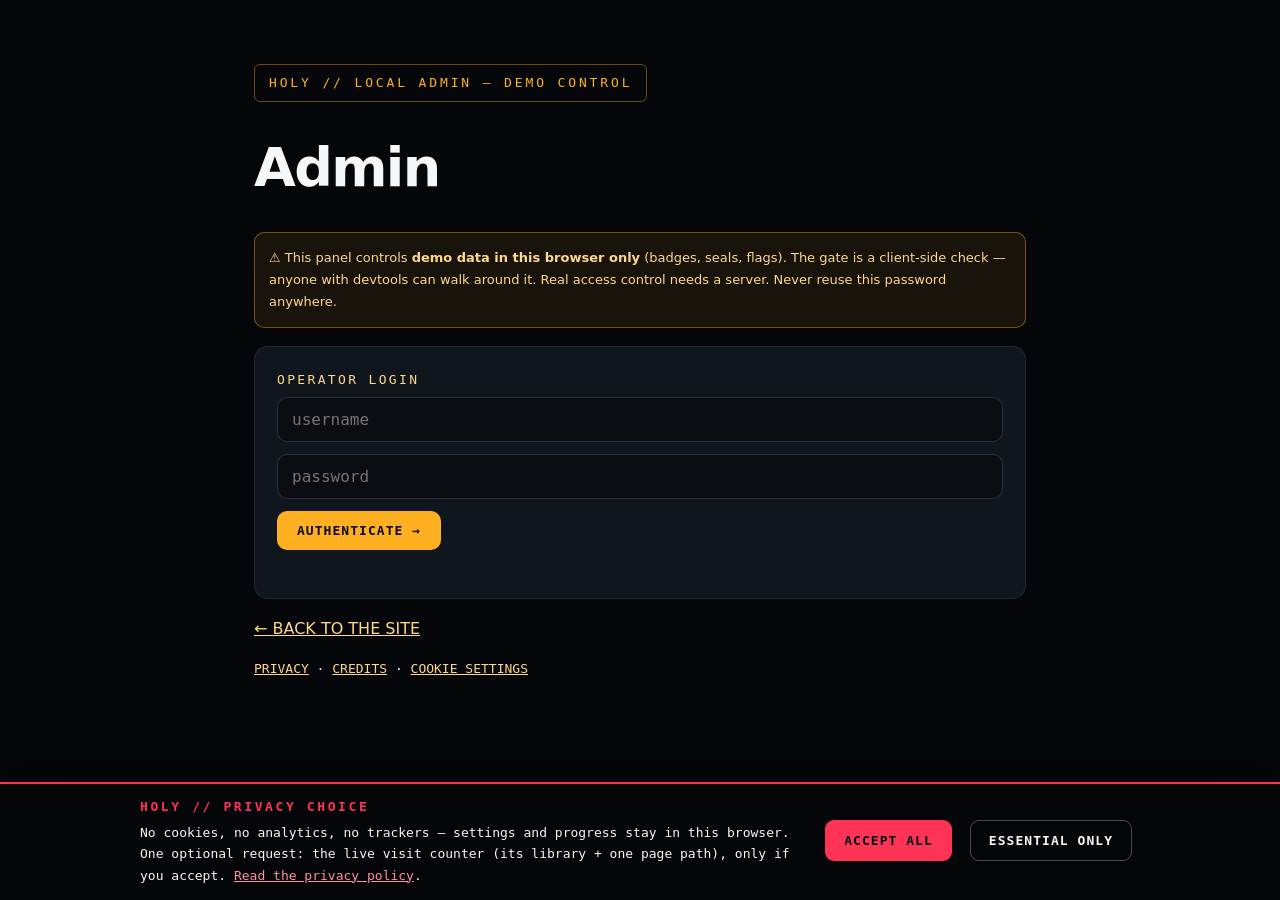
<file: admin.html>
<!DOCTYPE html>
<html lang="en">
<head>
<meta charset="UTF-8">
<meta http-equiv="Content-Security-Policy" content="default-src 'self'; script-src 'self' https://cdn.jsdelivr.net; style-src 'self' 'unsafe-inline'; font-src 'self' data:; img-src 'self' data:; connect-src 'self' https://*.supabase.co https://formsubmit.co; object-src 'none'; base-uri 'self'; form-action 'self'; upgrade-insecure-requests">
<meta name="referrer" content="strict-origin-when-cross-origin">
<meta http-equiv="Permissions-Policy" content="camera=(), microphone=(), geolocation=()">
<meta name="viewport" content="width=device-width, initial-scale=1.0">
<title>ADMIN // HOLY</title>
<meta name="robots" content="noindex">
<link rel="icon" type="image/png" href="assets/logo.png">
<style>
:focus-visible{outline:2px solid #FFD88A;outline-offset:3px;border-radius:4px}
*{box-sizing:border-box}html,body{margin:0}
body{background:#05070A;color:#F5F7FA;font-family:system-ui,-apple-system,"Segoe UI",Roboto,Arial,sans-serif;line-height:1.7}
.wrap{max-width:820px;margin:0 auto;padding:64px 24px 90px}
.k{font-family:ui-monospace,Menlo,Consolas,monospace;font-size:13px;letter-spacing:.22em;color:#FFB020;border:1px solid rgba(255,176,32,.4);display:inline-block;padding:7px 14px;border-radius:6px;margin-bottom:20px}
h1{font-size:clamp(32px,6vw,54px);letter-spacing:-.03em;margin:0 0 8px;font-weight:900}
.sub{color:#7C8794;max-width:64ch;font-size:16px}
.card{background:#10161D;border:1px solid rgba(255,255,255,.08);border-radius:14px;padding:22px;margin:16px 0}
.mono{font-family:ui-monospace,Menlo,Consolas,monospace}
input{background:#0a0e13;border:1px solid rgba(255,255,255,.14);border-radius:10px;color:#F5F7FA;padding:12px 14px;font-family:ui-monospace,monospace;font-size:16px;width:100%;margin:6px 0}
input:focus{outline:1px solid #FFB020}
button{background:#FFB020;color:#0a0800;border:none;border-radius:10px;padding:12px 20px;font-family:ui-monospace,monospace;font-size:13px;letter-spacing:.08em;font-weight:800;cursor:pointer;margin:6px 8px 6px 0}
button.ghost{background:none;border:1px solid rgba(255,255,255,.2);color:#F5F7FA}
button.danger{background:#D32F2F;color:#fff}
button.mini,.mono button.mini{background:none;border:1px solid #FF3B30;color:#FF8FA3;border-radius:6px;font-size:13px;padding:2px 8px;cursor:pointer;font-family:ui-monospace,monospace;margin:0 0 0 6px;letter-spacing:.06em}
label.row{display:flex;gap:10px;align-items:center;font-family:ui-monospace,monospace;font-size:13px;padding:7px 0;border-bottom:1px solid rgba(255,255,255,.06)}
label.row input{width:auto;margin:0}
.err{color:#FF3B30;font-family:ui-monospace,monospace;font-size:13px;min-height:20px}
.ok{color:#00ffa3;font-family:ui-monospace,monospace;font-size:13px;min-height:20px}
.warn{background:rgba(255,176,32,.08);border:1px solid rgba(255,176,32,.4);border-radius:10px;padding:14px;font-size:13px;color:#FFD88A;margin:18px 0}
a{color:#FFD88A}
.bar{height:8px;background:#1a222b;border-radius:99px;overflow:hidden;margin:4px 0 10px}
.bar i{display:block;height:100%;background:linear-gradient(90deg,#FF3355,#FFB020)}
/* admin tabs + overview */
.tabbar{display:flex;gap:8px;flex-wrap:wrap;margin:4px 0 14px;position:sticky;top:0;background:#05070A;padding:10px 0;z-index:5}
.tabbar button{background:none;border:1px solid rgba(255,255,255,.16);color:#c6cfd8;border-radius:99px;padding:8px 16px;font-family:ui-monospace,monospace;font-size:13px;letter-spacing:.1em;cursor:pointer;margin:0}
.tabbar button.on{background:#FFB020;border-color:#FFB020;color:#0a0800;font-weight:800}
.statgrid{display:grid;grid-template-columns:repeat(auto-fit,minmax(120px,1fr));gap:10px}
.stat{background:#0a0e13;border:1px solid rgba(255,255,255,.1);border-radius:12px;padding:14px;text-align:center}
.stat b{display:block;font-size:24px;color:#FFD88A}
.stat span{font-family:ui-monospace,monospace;font-size:13px;letter-spacing:.16em;color:#7C8794}
pre{background:#04070b;border:1px solid rgba(255,255,255,.1);border-radius:10px;padding:14px;font-size:13px;overflow-x:auto;white-space:pre-wrap}
</style>
</head>
<body>
<div class="wrap">
  <span class="k">HOLY // LOCAL ADMIN — DEMO CONTROL</span>
  <h1>Admin</h1>
  <div class="warn">⚠ This panel controls <b>demo data in this browser only</b> (badges, seals, flags). The gate is a client-side check — anyone with devtools can walk around it. Real access control needs a server. Never reuse this password anywhere.</div>
  <div id="loginBox" class="card">
    <div class="mono" style="font-size:13px;letter-spacing:.18em;color:#FFD88A">OPERATOR LOGIN</div>
    <input id="aUser" placeholder="username" autocomplete="username">
    <input id="aPass" type="password" placeholder="password" autocomplete="current-password">
    <button id="aGo">AUTHENTICATE →</button>
    <div class="err" id="aErr"></div>
    <div id="lockPop" hidden style="border:1px solid var(--crit,#FF3B30);border-radius:10px;padding:14px;margin-top:10px;font-family:ui-monospace,monospace;font-size:13px">⛔ TOO MANY ATTEMPTS — cooling down <span id="lockT">60</span>s. Brute force noticed and logged (locally).</div>
  </div>
  <div id="panel" hidden>
    <div class="card"><div class="mono" id="whoLine" style="font-size:13px"></div>
      <button class="ghost" id="aOut">LOGOUT</button></div>
    <div class="card"><div class="mono" style="font-size:13px;letter-spacing:.18em;color:#FFD88A">BADGES — GRANT / REVOKE</div><div id="badgeList"></div>
      <button id="bApply">APPLY BADGES</button></div>
    <div class="card"><div class="mono" style="font-size:13px;letter-spacing:.18em;color:#FFD88A">MIDNIGHT SEALS</div><div id="sealList"></div>
      <button id="sApply">APPLY SEALS</button>
      <button class="ghost" id="vOpen">UNLOCK VAULT</button>
      <button class="ghost" id="vLock">RELOCK VAULT</button>
      <button class="ghost" id="oUnlock">👑 UNLOCK OWNER HERO (THIS BROWSER)</button></div>
    <div class="card"><div class="mono" style="font-size:13px;letter-spacing:.18em;color:#FFD88A">RECORD</div>
      <div class="ok" id="statLine"></div>
      <button id="xExport">EXPORT JSON</button>
      <button class="ghost" id="xQuiz">RESET QUIZ SCORES</button>
      <button class="danger" id="xNuke">NUKE ALL LOCAL DATA</button>
      <input type="file" id="xFile" accept="application/json" style="margin-top:12px">
      <button class="ghost" id="xImport">IMPORT RECORD JSON</button>
      <div style="margin-top:12px" class="mono">QUIZ BESTS — SET MANUALLY</div>
      <input id="bestV" placeholder="vuln best (0-49)" inputmode="numeric" style="max-width:220px">
      <input id="bestS" placeholder="sec best (0-53)" inputmode="numeric" style="max-width:220px">
      <button class="ghost" id="bestApply">SET BESTS</button></div>
  <div class="card"><div class="mono" style="font-size:13px;letter-spacing:.18em;color:#FFD88A">CLOUD DATABASE // READ LIVE</div>
    <div class="mono" id="cloudStatus" style="font-size:13px;margin:8px 0">CLOUD: …</div>
    <div class="mono" id="cloudStats" style="font-size:13px;line-height:2"></div>
    <div class="mono" style="font-size:13px;letter-spacing:.18em;color:#FFD88A;margin-top:12px">OPERATIVES</div>
    <div class="mono" id="userFeed" style="font-size:13px;line-height:2"></div>
    <div class="mono" style="font-size:13px;letter-spacing:.18em;color:#FFD88A;margin-top:12px">LATEST SCORES</div>
    <div class="mono" id="cloudFeed" style="font-size:13px;line-height:2"></div>
    <div><button id="cRefresh">⟳ REFRESH</button></div>
    <p style="font-size:13px;color:#7C8794">Read-only with the public key: you can watch signups and scores live. Deleting or editing other users' rows needs the secret key on a server — never paste it here. Row-level security blocks it by design.</p>
  </div>
  <div class="card"><div class="mono" style="font-size:13px;letter-spacing:.18em;color:#FFD88A">BAN HAMMER // NEEDS DEPLOYED FUNCTION</div>
    <p style="font-size:13px;color:#7C8794">Real bans run server-side. Deploy <span class="mono">supabase/functions/ban-user</span> (steps in SUPABASE_SETUP.md), paste its URL + the ADMIN_SECRET you set at deploy, then ban by user UUID.</p>
    <input id="fnUrl" placeholder="https://xyz.supabase.co/functions/v1/ban-user">
    <input id="fnSecret" type="password" placeholder="ADMIN_SECRET (deploy-time, never stored)">
    <input id="banId" placeholder="user UUID (cloud feed / Table Editor → auth.users)">
    <input id="banHrs" placeholder="hours (0 = permanent)" inputmode="numeric">
    <input id="banWhy" placeholder="reason">
    <button id="banGo" class="danger">BAN →</button>
    <button id="unbanGo" class="ghost">UNBAN</button>
    <div class="ok" id="banMsg"></div>
    <div class="mono" style="font-size:13px;letter-spacing:.18em;color:#FFD88A;margin-top:14px">UUID LOOKUP BY CALLSIGN</div>
    <input id="luCall" placeholder="callsign">
    <div><button class="ghost" id="luGo">LOOKUP →</button> <button class="ghost" id="luCopy">COPY UUID → BAN FIELD</button></div>
    <div class="ok" id="luOut"></div>
  </div>
    <div class="card"><div class="mono" style="font-size:13px;letter-spacing:.18em;color:#FFD88A">LIVE SYSTEM STATUS</div>
      <div class="mono" id="sysBody" style="font-size:13px;line-height:2">…</div>
      <div><button id="sysGo">RE-CHECK →</button></div></div>
    <div class="card"><div class="mono" style="font-size:13px;letter-spacing:.18em;color:#FFD88A">VISITOR INTELLIGENCE // LAST 7 DAYS</div>
      <div class="mono" id="visBody" style="font-size:13px">…</div></div>
    <div class="card"><div class="mono" style="font-size:13px;letter-spacing:.18em;color:#FFD88A">AUDIT TRAIL // THIS BROWSER</div>
      <div class="mono" id="auditBody" style="font-size:13px;line-height:2">…</div>
      <div><button class="ghost" id="auditClear">CLEAR TRAIL</button></div></div>
    <div class="card"><div class="mono" style="font-size:13px;letter-spacing:.18em;color:#FFD88A">SECURITY CENTER</div>
      <div class="mono" id="lockInfo" style="font-size:13px;margin:6px 0"></div>
      <div><button class="ghost" id="lockReset">RESET LOCKOUT</button></div>
      <div class="mono" style="font-size:13px;letter-spacing:.18em;color:#FFD88A;margin-top:12px">ROTATE ADMIN CREDENTIALS (THIS BROWSER)</div>
      <input id="nuUser" placeholder="new username (3+ chars)" maxlength="24">
      <input id="nuPass" type="password" placeholder="new password (8+ chars)" autocomplete="new-password">
      <div><button id="rotGo">ROTATE →</button></div></div>
  </div>
  <p><a href="index.html">← BACK TO THE SITE</a></p>
  <p class="mono" style="font-size:13px"><a href="privacy.html">PRIVACY</a> ·
    <a href="credits.html">CREDITS</a> ·
    <a href="#" data-consent-open>COOKIE SETTINGS</a></p>
</div>
<script src="consent.js"></script>
<script src="config.js"></script>
<script src="admin.js"></script>
</body>
</html>
</file>
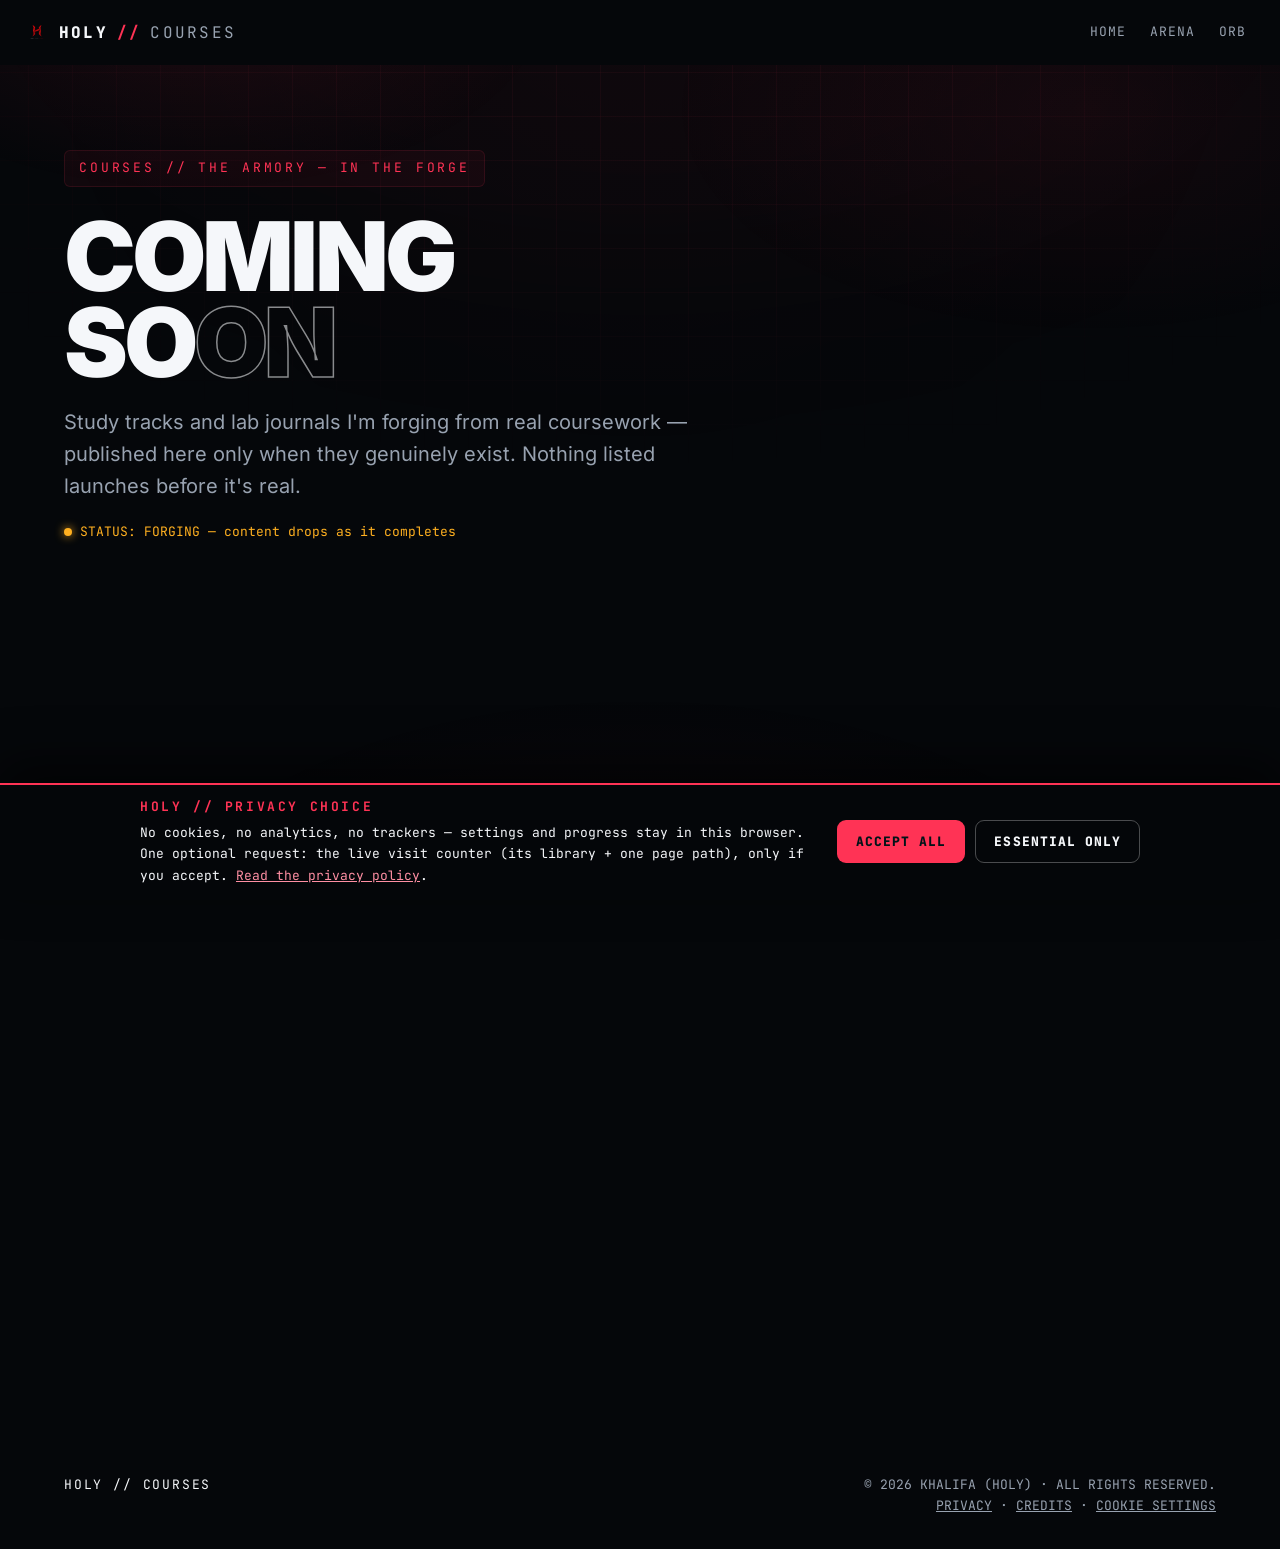
<file: courses.html>
<!DOCTYPE html>
<html lang="en">
<head>
<meta charset="UTF-8">
<meta http-equiv="Content-Security-Policy" content="default-src 'self'; script-src 'self' https://cdn.jsdelivr.net; style-src 'self' 'unsafe-inline'; font-src 'self' data:; img-src 'self' data:; connect-src 'self' https://*.supabase.co https://formsubmit.co; object-src 'none'; base-uri 'self'; form-action 'self'; upgrade-insecure-requests">
<meta name="referrer" content="strict-origin-when-cross-origin">
<meta http-equiv="Permissions-Policy" content="camera=(), microphone=(), geolocation=()">
<meta name="viewport" content="width=device-width, initial-scale=1.0, viewport-fit=cover">
<title>HOLY // Courses | Coming Soon</title>
<meta name="description" content="Holy's upcoming cybersecurity study tracks and lab journals. Currently in the forge.">
<meta name="theme-color" content="#05070A">
<link rel="icon" type="image/png" href="assets/logo.png">
<link rel="stylesheet" href="styles.css">
<style>
.soon{position:relative;overflow:hidden}
.soon::after{content:"";position:absolute;top:0;bottom:0;width:40%;left:-50%;background:linear-gradient(100deg,transparent,rgba(255,176,32,.12),transparent);animation:sheenmove 4.5s ease-in-out infinite;pointer-events:none}
.lock{font-family:var(--mono);font-size:24px}
.pulse-dot{display:inline-block;width:8px;height:8px;border-radius:50%;background:var(--warn);box-shadow:0 0 10px var(--warn);animation:pulse 2s infinite;margin-right:8px}
</style>
</head>
<body>
<a class="skip" href="#courses">Skip to content</a>
<div class="bg-grid" aria-hidden="true"></div>
<div class="bg-glow" aria-hidden="true"></div>

<nav class="nav" aria-label="Primary">
  <div class="nav-in">
    <a class="brand" href="index.html"><img class="logo-mark" src="assets/logo.png" alt="HOLY logo">HOLY <b>//</b> <span>COURSES</span></a>
    <div class="links" role="navigation">
      <a href="index.html"><em>01</em>HOME</a>
      <a href="playground.html"><em>02</em>ARENA</a>
      <a href="orb.html"><em>03</em>ORB</a>
    </div>
    <div class="status"><span class="dot"></span>SYSTEM ONLINE</div>
  </div>
</nav>

<header class="hero wrap" style="padding-bottom:30px">
  <span class="kicker">COURSES // THE ARMORY — IN THE FORGE</span>
  <h1 class="giant" style="font-size:clamp(44px,8vw,96px)">COMING<br>SO<span class="outline">ON</span></h1>
  <p class="lead">Study tracks and lab journals I'm forging from real coursework — published here only when they genuinely exist. Nothing listed launches before it's real.</p>
  <p class="mono" style="font-size:13px;color:var(--warn)"><span class="pulse-dot"></span>STATUS: FORGING — content drops as it completes</p>
</header>

<main class="wrap" id="courses">
  <div class="lab-grid">
    <div class="card soon reveal"><div class="lock">🔒</div>
      <h3>Network+ Field Notes</h3>
      <p style="color:var(--muted);font-size:16px">Networking, distilled through a security lens — subnetting, protocols, packets.</p>
      <span class="badge b-soon">⚡ SOON</span></div>
    <div class="card soon reveal"><div class="lock">🔒</div>
      <h3>Security+ Study Track</h3>
      <p style="color:var(--muted);font-size:16px">Threats, architecture, operations — notes from the certification path.</p>
      <span class="badge b-soon">⚡ SOON</span></div>
    <div class="card soon reveal"><div class="lock">🔒</div>
      <h3>eJPT Lab Journal</h3>
      <p style="color:var(--muted);font-size:16px">Hands-on pentest methodology — recon to report, documented live.</p>
      <span class="badge b-soon">⚡ SOON</span></div>
    <div class="card soon reveal"><div class="lock">🔒</div>
      <h3>Web Hacking Playbook</h3>
      <p style="color:var(--muted);font-size:16px">Burp workflows, auth logic, access control — the long road to OSWE.</p>
      <span class="badge b-planned">→ PLANNED</span></div>
  </div>
  <div class="card reveal" style="margin:26px 0 90px;text-align:center">
    <p class="mono" style="font-size:13px;color:var(--muted)">Want a ping when the first track drops?</p>
    <div class="btnrow" style="justify-content:center"><a class="btn btn-p" href="mailto:HVoid9@proton.me?subject=Notify%20me%20—%20courses">NOTIFY ME →</a>
    <a class="btn btn-g" href="index.html">← BACK TO PORTFOLIO</a></div>
  </div>
</main>

<footer><div class="wrap foot-grid">
  <div><div class="mono" style="color:var(--text);letter-spacing:.14em">HOLY // COURSES</div></div>
  <div class="mono" style="font-size:13px;text-align:right">© <span id="year">2026</span> KHALIFA (HOLY) · ALL RIGHTS RESERVED.<br>
    <a href="privacy.html">PRIVACY</a> ·
    <a href="credits.html">CREDITS</a> ·
    <a href="#" data-consent-open>COOKIE SETTINGS</a></div>
</div></footer>
<script src="consent.js"></script>
<script src="courses.js"></script>
</body>
</html>
</file>
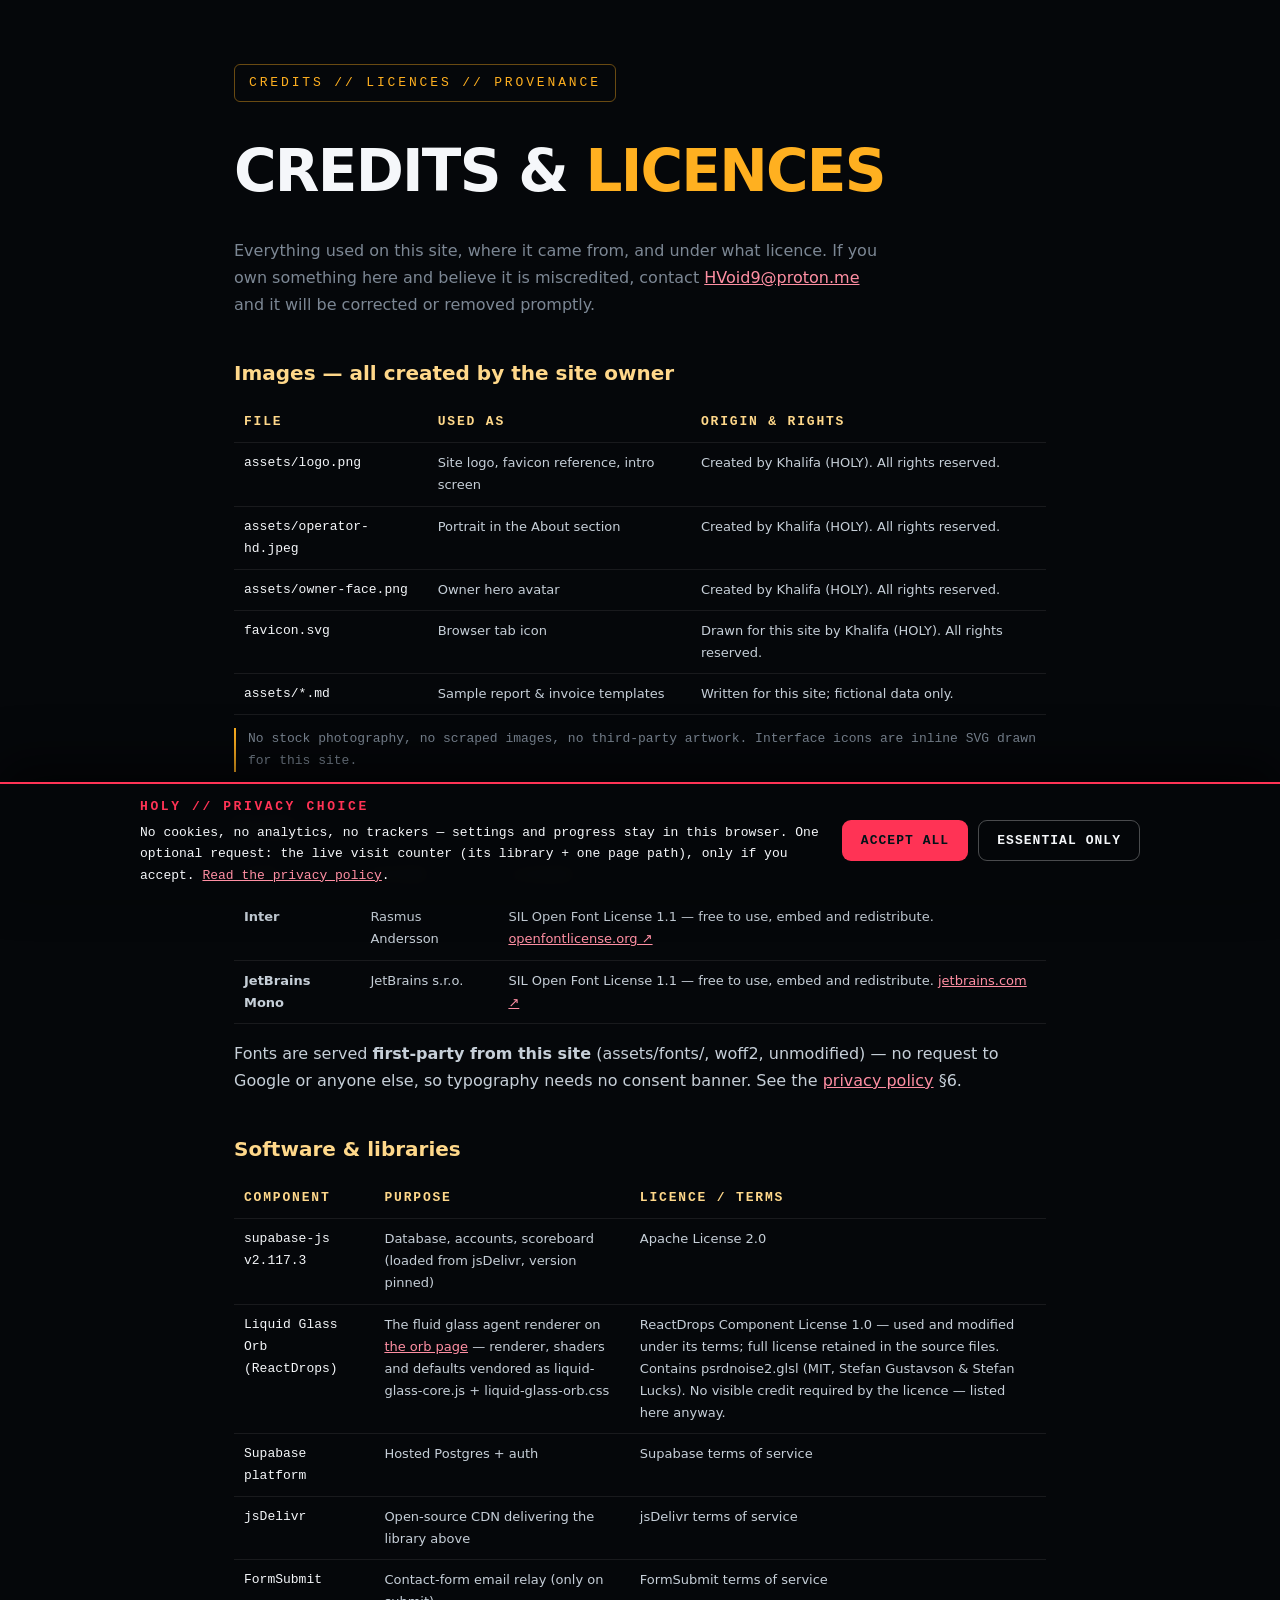
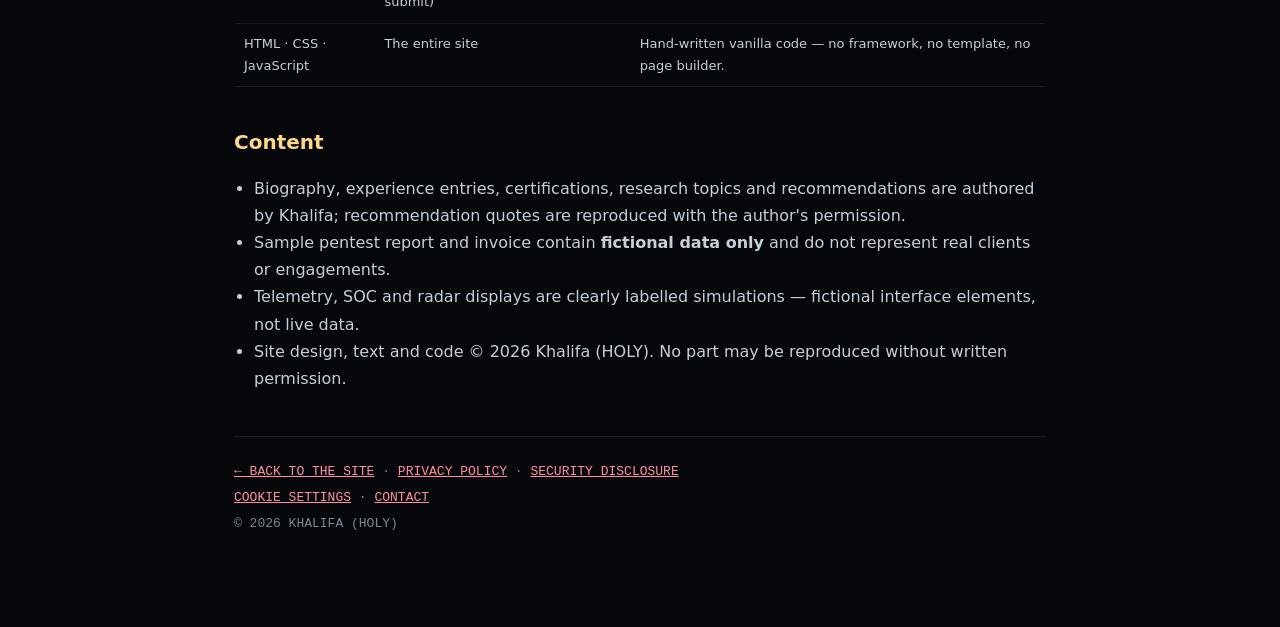
<file: credits.html>
<!DOCTYPE html>
<html lang="en">
<head>
<meta charset="UTF-8">
<meta name="viewport" content="width=device-width, initial-scale=1.0">
<title>CREDITS &amp; LICENCES // HOLY</title>
<meta name="robots" content="index">
<link rel="icon" type="image/png" href="assets/logo.png">
<meta http-equiv="Content-Security-Policy" content="default-src 'self'; script-src 'self' https://cdn.jsdelivr.net; style-src 'self' 'unsafe-inline'; font-src 'self' data:; img-src 'self' data:; connect-src 'self' https://*.supabase.co https://formsubmit.co; object-src 'none'; base-uri 'self'; form-action 'self'; upgrade-insecure-requests">
<meta name="referrer" content="strict-origin-when-cross-origin">
<style>
*{box-sizing:border-box}html,body{margin:0}
body{background:#05070A;color:#F5F7FA;font-family:system-ui,-apple-system,"Segoe UI",Roboto,Arial,sans-serif;line-height:1.7}
.wrap{max-width:860px;margin:0 auto;padding:64px 24px 90px}
.k{font-family:ui-monospace,Menlo,Consolas,monospace;font-size:13px;letter-spacing:.22em;color:#FFB020;border:1px solid rgba(255,176,32,.4);display:inline-block;padding:7px 14px;border-radius:6px;margin-bottom:20px}
h1{font-size:clamp(34px,6.5vw,58px);letter-spacing:-.03em;margin:0 0 8px;font-weight:900}
h1 span{color:#FFB020}
.sub{color:#7C8794;max-width:64ch;font-size:16px}
h2{font-size:20px;margin:38px 0 8px;color:#FFD88A}
p,li{color:#c6cfd8;font-size:16px}
ul{padding-left:20px}
table{width:100%;border-collapse:collapse;font-size:13px;margin:12px 0}
th,td{text-align:left;padding:9px 10px;border-bottom:1px solid rgba(255,255,255,.08);vertical-align:top;color:#c6cfd8}
th{font-family:ui-monospace,Menlo,Consolas,monospace;font-size:13px;letter-spacing:.14em;color:#FFD88A}
td.mono,code{font-family:ui-monospace,Menlo,Consolas,monospace;font-size:13px;color:#F5F7FA}
a{color:#FF8FA3}
a:focus-visible,button:focus-visible{outline:2px solid #FF8FA3;outline-offset:3px;border-radius:4px}
.note{font-family:ui-monospace,Menlo,Consolas,monospace;font-size:13px;color:#7C8794;border-left:2px solid #FFB020;padding-left:12px}
.foot{margin-top:44px;font-family:ui-monospace,Menlo,Consolas,monospace;font-size:13px;color:#7C8794;line-height:2;border-top:1px solid rgba(255,255,255,.08);padding-top:22px}
.foot a{color:#FF8FA3}
</style>
</head>
<body>
<div class="wrap">
  <div class="k">CREDITS // LICENCES // PROVENANCE</div>
  <h1>CREDITS &amp; <span>LICENCES</span></h1>
  <p class="sub">Everything used on this site, where it came from, and under what licence. If you own something here and believe it is miscredited, contact <a href="mailto:HVoid9@proton.me">HVoid9@proton.me</a> and it will be corrected or removed promptly.</p>

  <h2>Images — all created by the site owner</h2>
  <table>
    <thead><tr><th>FILE</th><th>USED AS</th><th>ORIGIN &amp; RIGHTS</th></tr></thead>
    <tbody>
      <tr><td class="mono">assets/logo.png</td><td>Site logo, favicon reference, intro screen</td><td>Created by Khalifa (HOLY). All rights reserved.</td></tr>
      <tr><td class="mono">assets/operator-hd.jpeg</td><td>Portrait in the About section</td><td>Created by Khalifa (HOLY). All rights reserved.</td></tr>
      <tr><td class="mono">assets/owner-face.png</td><td>Owner hero avatar</td><td>Created by Khalifa (HOLY). All rights reserved.</td></tr>
      <tr><td class="mono">favicon.svg</td><td>Browser tab icon</td><td>Drawn for this site by Khalifa (HOLY). All rights reserved.</td></tr>
      <tr><td class="mono">assets/*.md</td><td>Sample report &amp; invoice templates</td><td>Written for this site; fictional data only.</td></tr>
    </tbody>
  </table>
  <p class="note">No stock photography, no scraped images, no third-party artwork. Interface icons are inline SVG drawn for this site.</p>

  <h2>Fonts</h2>
  <table>
    <thead><tr><th>FONT</th><th>AUTHOR</th><th>LICENCE</th></tr></thead>
    <tbody>
      <tr><td><b>Inter</b></td><td>Rasmus Andersson</td><td>SIL Open Font License 1.1 — free to use, embed and redistribute. <a href="https://openfontlicense.org/" target="_blank" rel="noopener">openfontlicense.org ↗</a></td></tr>
      <tr><td><b>JetBrains Mono</b></td><td>JetBrains s.r.o.</td><td>SIL Open Font License 1.1 — free to use, embed and redistribute. <a href="https://www.jetbrains.com/help/mono/license.html" target="_blank" rel="noopener">jetbrains.com ↗</a></td></tr>
    </tbody>
  </table>
  <p>Fonts are served <b>first-party from this site</b> (<span class="mono">assets/fonts/</span>, woff2, unmodified) — no request to Google or anyone else, so typography needs no consent banner. See the <a href="privacy.html">privacy policy</a> §6.</p>

  <h2>Software &amp; libraries</h2>
  <table>
    <thead><tr><th>COMPONENT</th><th>PURPOSE</th><th>LICENCE / TERMS</th></tr></thead>
    <tbody>
      <tr><td class="mono">supabase-js v2.117.3</td><td>Database, accounts, scoreboard (loaded from jsDelivr, version pinned)</td><td>Apache License 2.0</td></tr>
      <tr><td class="mono">Liquid Glass Orb (ReactDrops)</td><td>The fluid glass agent renderer on <a href="orb.html">the orb page</a> — renderer, shaders and defaults vendored as <span class="mono">liquid-glass-core.js</span> + <span class="mono">liquid-glass-orb.css</span></td><td>ReactDrops Component License 1.0 — used and modified under its terms; full license retained in the source files. Contains psrdnoise2.glsl (MIT, Stefan Gustavson &amp; Stefan Lucks). No visible credit required by the licence — listed here anyway.</td></tr>
      <tr><td class="mono">Supabase platform</td><td>Hosted Postgres + auth</td><td>Supabase terms of service</td></tr>
      <tr><td class="mono">jsDelivr</td><td>Open-source CDN delivering the library above</td><td>jsDelivr terms of service</td></tr>
      <tr><td class="mono">FormSubmit</td><td>Contact-form email relay (only on submit)</td><td>FormSubmit terms of service</td></tr>
      <tr><td>HTML · CSS · JavaScript</td><td>The entire site</td><td>Hand-written vanilla code — no framework, no template, no page builder.</td></tr>
    </tbody>
  </table>

  <h2>Content</h2>
  <ul>
    <li>Biography, experience entries, certifications, research topics and recommendations are authored by Khalifa; recommendation quotes are reproduced with the author's permission.</li>
    <li>Sample pentest report and invoice contain <b>fictional data only</b> and do not represent real clients or engagements.</li>
    <li>Telemetry, SOC and radar displays are clearly labelled simulations — fictional interface elements, not live data.</li>
    <li>Site design, text and code © 2026 Khalifa (HOLY). No part may be reproduced without written permission.</li>
  </ul>

  <div class="foot">
    <a href="index.html">← BACK TO THE SITE</a> ·
    <a href="privacy.html">PRIVACY POLICY</a> ·
    <a href="disclosure.html">SECURITY DISCLOSURE</a><br>
    <a href="#" data-consent-open>COOKIE SETTINGS</a> ·
    <a href="index.html#contact">CONTACT</a><br>
    © 2026 KHALIFA (HOLY)
  </div>
</div>
<script src="consent.js"></script>
</body>
</html>
</file>
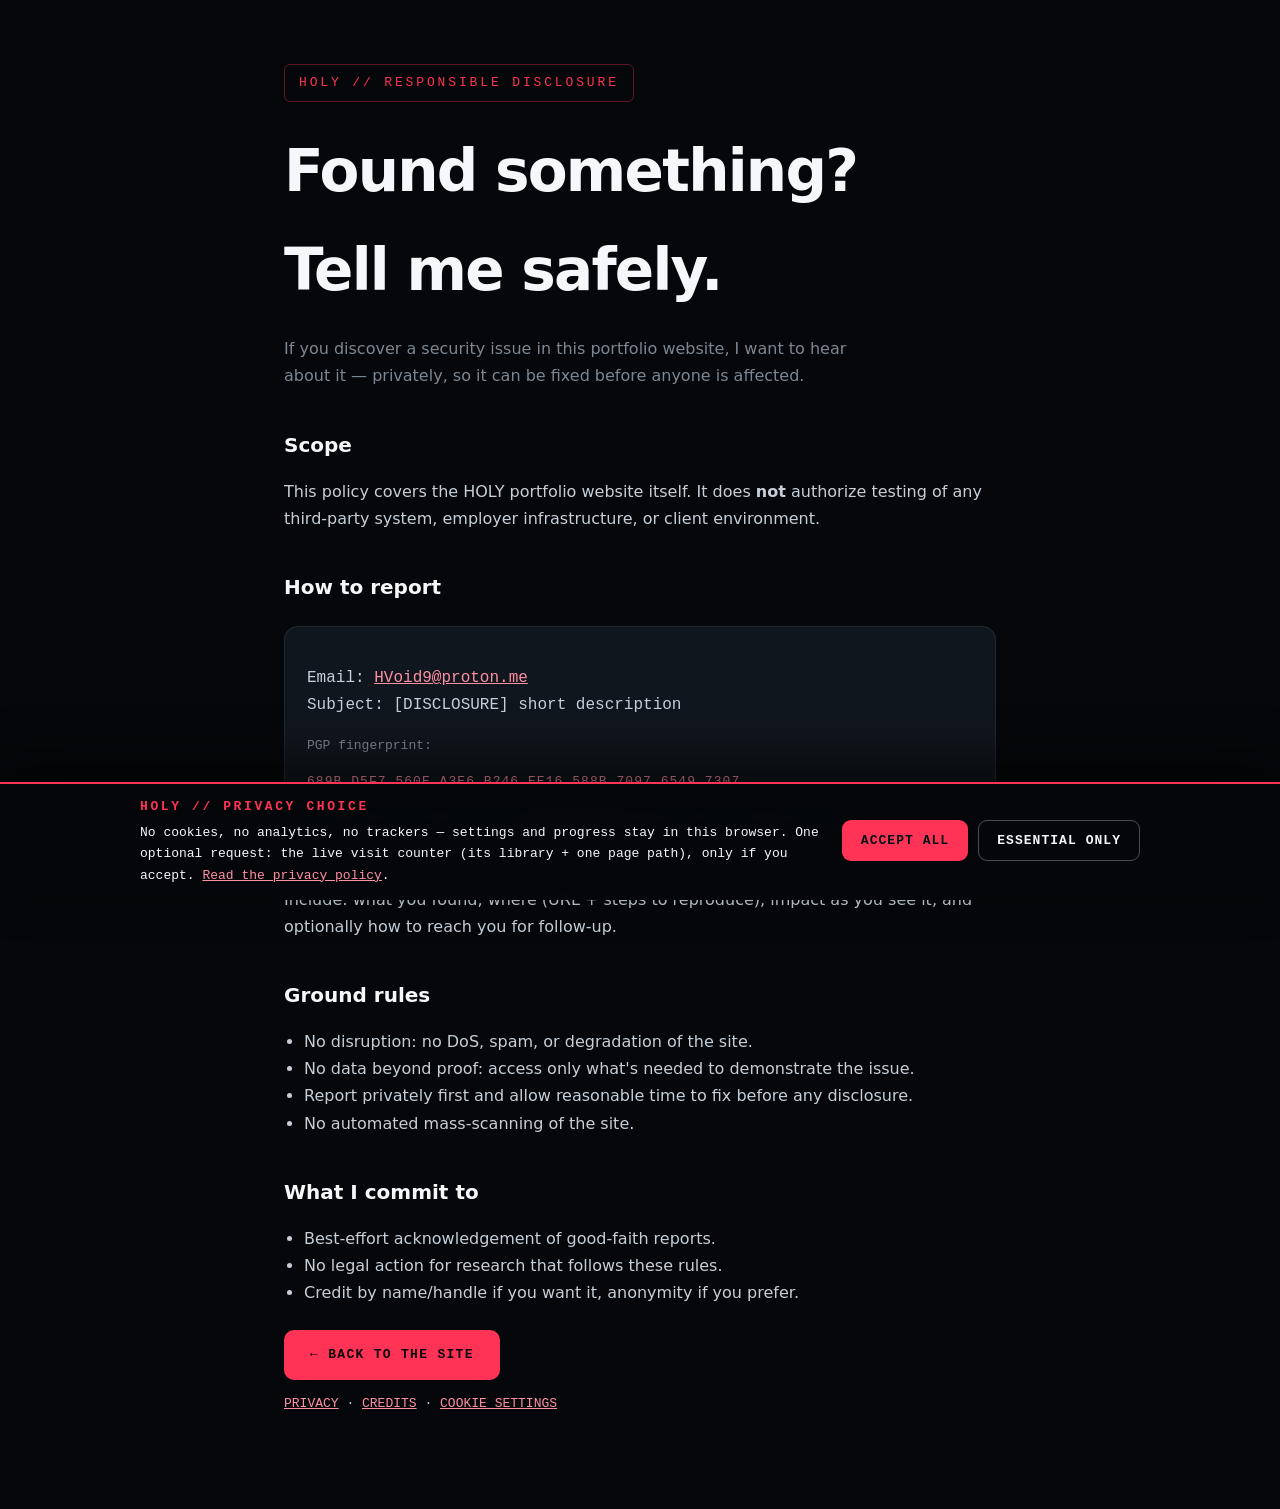
<file: disclosure.html>
<!DOCTYPE html>
<html lang="en">
<head>
<meta charset="UTF-8">
<meta http-equiv="Content-Security-Policy" content="default-src 'self'; script-src 'self' https://cdn.jsdelivr.net; style-src 'self' 'unsafe-inline'; font-src 'self' data:; img-src 'self' data:; connect-src 'self' https://*.supabase.co https://formsubmit.co; object-src 'none'; base-uri 'self'; form-action 'self'; upgrade-insecure-requests">
<meta name="referrer" content="strict-origin-when-cross-origin">
<meta http-equiv="Permissions-Policy" content="camera=(), microphone=(), geolocation=()">
<meta name="viewport" content="width=device-width, initial-scale=1.0">
<title>Responsible Disclosure — HOLY</title>
<meta name="description" content="Responsible disclosure policy for the HOLY portfolio. How to report security issues safely and privately.">
<link rel="icon" type="image/png" href="assets/logo.png">
<style>
:focus-visible{outline:2px solid #FF8FA3;outline-offset:3px;border-radius:4px}
*{box-sizing:border-box}html,body{margin:0}
body{background:#05070A;color:#F5F7FA;font-family:system-ui,-apple-system,"Segoe UI",Roboto,Arial,sans-serif;line-height:1.7}
.wrap{max-width:760px;margin:0 auto;padding:64px 24px 80px}
.k{font-family:ui-monospace,Menlo,Consolas,monospace;font-size:13px;letter-spacing:.22em;color:#FF3355;border:1px solid rgba(255,51,85,.35);display:inline-block;padding:7px 14px;border-radius:6px;margin-bottom:20px}
h1{font-size:clamp(34px,6vw,58px);letter-spacing:-.03em;margin:0 0 8px;font-weight:900}
.sub{color:#7C8794;max-width:60ch}
h2{font-size:20px;margin:38px 0 8px}
p,li{color:#c6cfd8;font-size:16px}
ul{padding-left:20px}
.card{background:#10161D;border:1px solid rgba(255,255,255,.08);border-radius:14px;padding:22px;margin:22px 0}
.mono{font-family:ui-monospace,Menlo,Consolas,monospace}
.fp{font-family:ui-monospace,Menlo,Consolas,monospace;font-size:13px;letter-spacing:.08em;color:#FF8FA3;overflow-x:auto;white-space:nowrap}
a{color:#FF8FA3}
.btn{display:inline-block;margin-top:8px;font-family:ui-monospace,Menlo,Consolas,monospace;font-size:13px;letter-spacing:.1em;text-decoration:none;background:#FF3355;color:#0a0507;font-weight:800;padding:14px 26px;border-radius:10px}
</style>
</head>
<body>
<!-- FLAG{d1scl0sur3_p34c3} — one of five. Terminal: flag FLAG{...} -->
<div class="wrap">
  <span class="k">HOLY // RESPONSIBLE DISCLOSURE</span>
  <h1>Found something?<br>Tell me safely.</h1>
  <p class="sub">If you discover a security issue in this portfolio website, I want to hear about it — privately, so it can be fixed before anyone is affected.</p>

  <h2>Scope</h2>
  <p>This policy covers the HOLY portfolio website itself. It does <b>not</b> authorize testing of any third-party system, employer infrastructure, or client environment.</p>

  <h2>How to report</h2>
  <div class="card">
    <p class="mono">Email: <a href="mailto:HVoid9@proton.me">HVoid9@proton.me</a><br>
    Subject: <span class="mono">[DISCLOSURE] short description</span></p>
    <p class="mono" style="font-size:13px;color:#7C8794">PGP fingerprint:</p>
    <div class="fp">689B D5F7 560E A3E6 B246 EE16 588B 7097 6549 7307</div>
    <p style="font-size:13px;color:#7C8794">Encrypt with the public key on the <a href="index.html#contact">contact page</a>. Always verify the fingerprint first.</p>
  </div>
  <p>Include: what you found, where (URL + steps to reproduce), impact as you see it, and optionally how to reach you for follow-up.</p>

  <h2>Ground rules</h2>
  <ul>
    <li>No disruption: no DoS, spam, or degradation of the site.</li>
    <li>No data beyond proof: access only what's needed to demonstrate the issue.</li>
    <li>Report privately first and allow reasonable time to fix before any disclosure.</li>
    <li>No automated mass-scanning of the site.</li>
  </ul>

  <h2>What I commit to</h2>
  <ul>
    <li>Best-effort acknowledgement of good-faith reports.</li>
    <li>No legal action for research that follows these rules.</li>
    <li>Credit by name/handle if you want it, anonymity if you prefer.</li>
  </ul>

  <a class="btn" href="index.html">← BACK TO THE SITE</a>
  <p class="mono" style="font-size:13px"><a href="privacy.html">PRIVACY</a> ·
    <a href="credits.html">CREDITS</a> ·
    <a href="#" data-consent-open>COOKIE SETTINGS</a></p>
</div>
<script src="consent.js"></script>
</body>
</html>
</file>
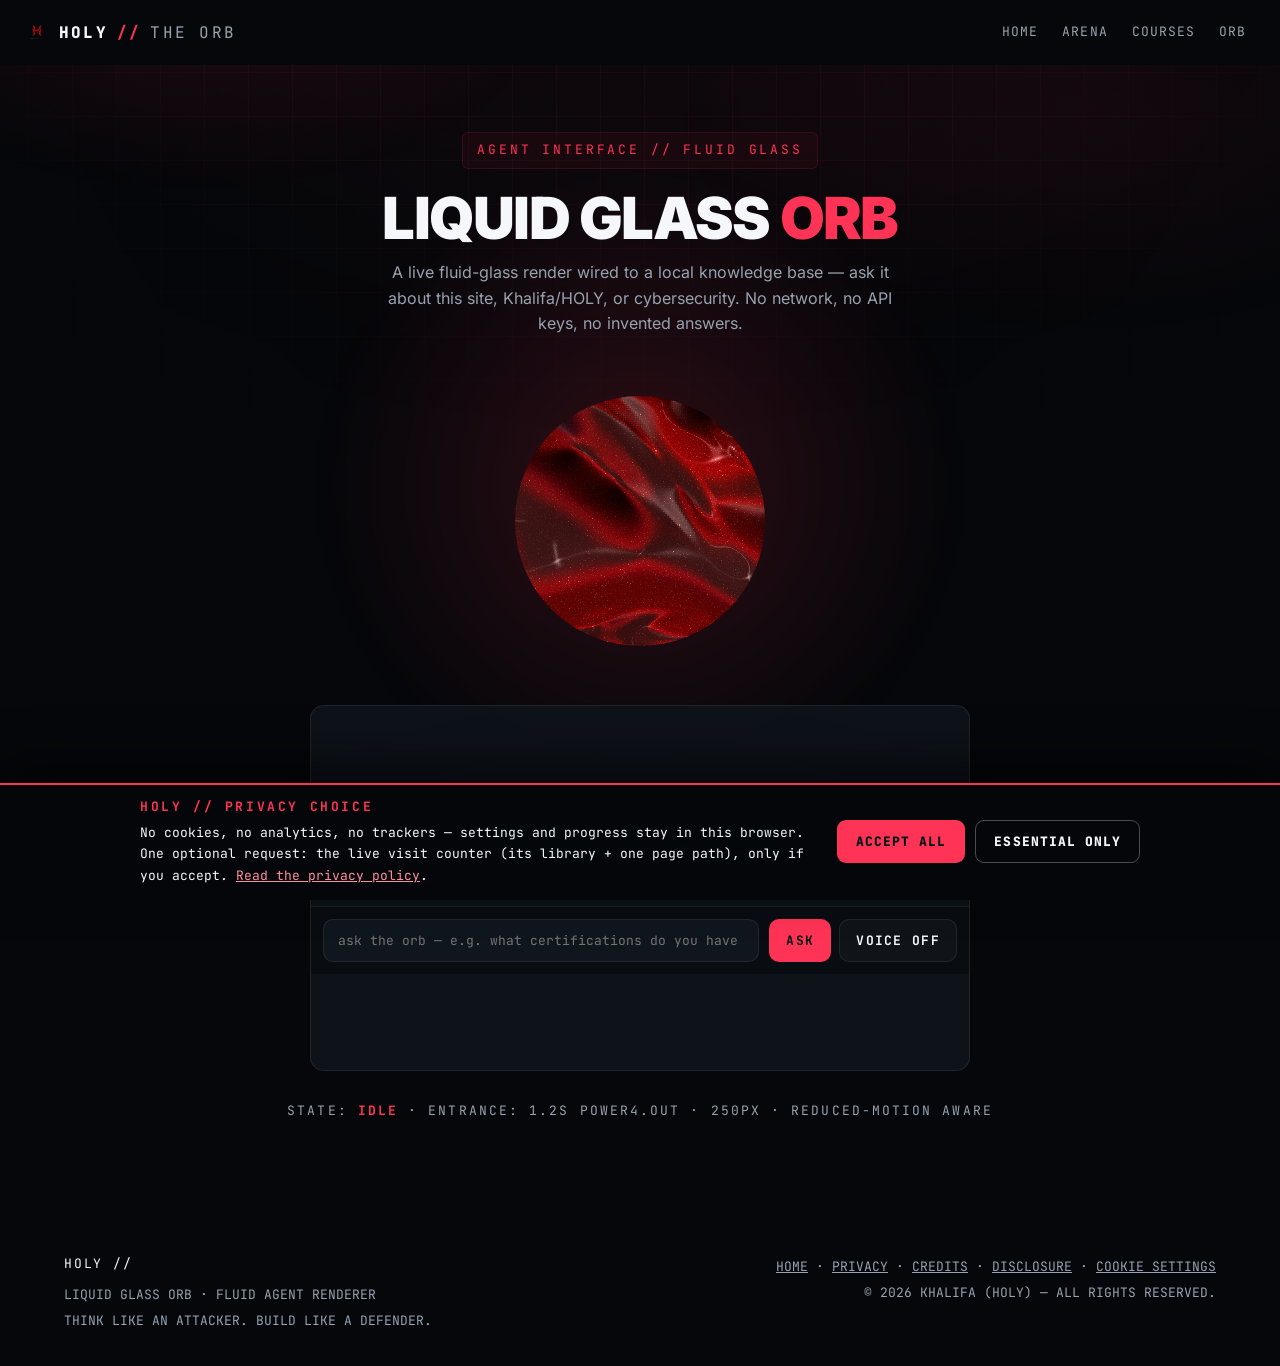
<file: orb.html>
<!DOCTYPE html>
<html lang="en">
<head>
<meta charset="UTF-8">
<meta name="viewport" content="width=device-width, initial-scale=1.0">
<title>THE ORB // HOLY</title>
<meta name="description" content="Liquid Glass Orb — the fluid glass agent interface rendered live on the HOLY portfolio.">
<link rel="icon" type="image/png" href="assets/logo.png">
<meta http-equiv="Content-Security-Policy" content="default-src 'self'; script-src 'self' https://cdn.jsdelivr.net; style-src 'self' 'unsafe-inline'; font-src 'self' data:; img-src 'self' data:; connect-src 'self' https://*.supabase.co https://formsubmit.co; object-src 'none'; base-uri 'self'; form-action 'self'; upgrade-insecure-requests">
<meta name="referrer" content="strict-origin-when-cross-origin">
<meta http-equiv="Permissions-Policy" content="camera=(), microphone=(), geolocation=()">
<link rel="stylesheet" href="styles.css">
<link rel="stylesheet" href="liquid-glass-orb.css">
<script src="consent.js"></script>
<style>
.orb-main{position:relative;padding:132px 0 84px;min-height:66vh;display:flex;align-items:center;overflow:hidden}
.orb-halo{position:absolute;left:50%;top:54%;width:min(86vw,660px);aspect-ratio:1;translate:-50% -50%;
  background:radial-gradient(circle,rgba(255,51,85,.17),rgba(255,51,85,.05) 46%,transparent 70%);
  filter:blur(8px);pointer-events:none;z-index:0;animation:haloBreathe 7s ease-in-out infinite}
@keyframes haloBreathe{0%,100%{opacity:.5;scale:1}50%{opacity:1;scale:1.07}}
.orb-copy{position:relative;z-index:1;text-align:center}
.orb-copy .kicker{margin-bottom:20px}
.orb-copy h1{font-size:clamp(34px,5.4vw,58px);letter-spacing:-.03em;margin:0 0 12px;font-weight:900;line-height:1.02}
.orb-copy h1 span{color:var(--accent)}
.orb-copy .sub{margin:0 auto;max-width:52ch;color:var(--muted);font-size:16px}
.orb-stage{position:relative;z-index:1;display:flex;justify-content:center;align-items:center;
  min-height:300px;margin-top:34px}
.orb-note{position:relative;z-index:1;text-align:center;margin-top:30px;font-family:var(--mono);
  font-size:13px;letter-spacing:.16em;color:var(--muted)}
.orb-note b{color:var(--accent)}
.orb-foot{position:relative;z-index:1}

/* agent chat — grounded local brain (agent-kb.js), no network */
.orb-chat{position:relative;z-index:1;width:min(100%,660px);margin:34px auto 0;
  background:rgba(16,22,29,.86);border:1px solid var(--line2);border-radius:14px;overflow:hidden}
.orb-log{display:flex;flex-direction:column;gap:10px;min-height:104px;max-height:min(46vh,300px);
  overflow-y:auto;padding:16px;scrollbar-width:thin}
.orb-log:empty::before{content:"ORB ONLINE // ASK ABOUT THE SITE, KHALIFA/HOLY, OR CYBERSECURITY";
  font-family:var(--mono);font-size:13px;letter-spacing:.14em;color:var(--muted);align-self:center;
  text-align:center;line-height:1.9;max-width:44ch}
.orb-msg{max-width:88%;padding:10px 13px;border-radius:12px;font-size:13px;line-height:1.62;
  white-space:pre-wrap;overflow-wrap:anywhere;animation:msgIn .28s ease both}
@keyframes msgIn{from{opacity:0;transform:translateY(6px)}to{opacity:1;transform:none}}
.orb-msg.me{align-self:flex-end;background:rgba(255,51,85,.12);border:1px solid rgba(255,51,85,.3);
  font-family:var(--mono);font-size:13px}
.orb-msg.orb{align-self:flex-start;background:var(--elev);border:1px solid var(--line2);color:var(--text)}
.orb-msg.orb a{color:var(--accent2);font-family:var(--mono);font-size:13px;letter-spacing:.1em;
  text-decoration:none}
.orb-msg.orb a:hover{text-decoration:underline}
.orb-form{display:flex;gap:10px;padding:12px;border-top:1px solid var(--line2);
  background:rgba(0,0,0,.28);flex-wrap:wrap}
.orb-form .orb-in{flex:1 1 240px;margin:0;min-width:0}
.orb-btns{display:flex;gap:8px}
.orb-btns .btn{padding:11px 16px;font-size:13px}
.orb-form .btn:disabled{opacity:.5;cursor:not-allowed;transform:none;box-shadow:none}
.orb-btns .btn[aria-pressed=true]{border-color:var(--accent);color:var(--accent2);
  background:rgba(255,51,85,.08)}
.sr-only{position:absolute;width:1px;height:1px;padding:0;margin:-1px;overflow:hidden;
  clip:rect(0 0 0 0);white-space:nowrap;border:0}
@media (max-width:560px){
  .orb-form{flex-direction:column}
  .orb-btns .btn{flex:1 1 auto;justify-content:center}
  .orb-form .orb-in{font-size:16px}
}
@media (prefers-reduced-motion:reduce){.orb-msg{animation:none}}
</style>
</head>
<body>
<a class="skip" href="#orb">Skip to content</a>
<div class="bg-grid" aria-hidden="true"></div>
<div class="bg-glow" aria-hidden="true"></div>
<div class="orb-halo" aria-hidden="true"></div>

<nav class="nav" aria-label="Primary">
  <div class="nav-in">
    <a class="brand" href="index.html"><img class="logo-mark" src="assets/logo.png" alt="HOLY logo">HOLY <b>//</b> <span>THE ORB</span></a>
    <div class="links" role="navigation">
      <a href="index.html"><em>01</em>HOME</a>
      <a href="playground.html"><em>02</em>ARENA</a>
      <a href="courses.html"><em>03</em>COURSES</a>
      <a href="orb.html" aria-current="page"><em>04</em>ORB</a>
    </div>
    <div class="status"><span class="dot"></span>SYSTEM ONLINE</div>
    <button class="burger" id="burger" aria-label="Open menu">☰</button>
  </div>
</nav>

<div class="mmenu" id="mmenu" role="dialog" aria-label="Menu">
  <div class="mmenu-top">
    <span class="mono" style="letter-spacing:.2em;font-size:13px;color:var(--accent)">HOLY // NAV</span>
    <button class="xbtn" id="mclose" aria-label="Close menu">✕</button>
  </div>
  <div style="height:20px"></div>
  <a class="big" href="index.html"><small>01</small>HOME</a>
  <a class="big" href="playground.html"><small>02</small>ARENA</a>
  <a class="big" href="courses.html"><small>03</small>COURSES</a>
  <a class="big" href="orb.html"><small>04</small>ORB</a>
  <div class="mono" style="margin-top:24px;font-size:13px;color:var(--muted)">● SYSTEM ONLINE (SIMULATION)</div>
</div>

<main id="orb" class="orb-main">
  <div class="wrap">
    <div class="orb-copy">
      <span class="kicker">AGENT INTERFACE // FLUID GLASS</span>
      <h1>LIQUID GLASS <span>ORB</span></h1>
      <p class="sub">A live fluid-glass render wired to a local knowledge base — ask it about this site, Khalifa/HOLY, or cybersecurity. No network, no API keys, no invented answers.</p>
    </div>
    <div class="orb-stage" id="orbStage"></div>

    <section class="orb-chat" aria-label="Orb agent chat">
      <div class="orb-log" id="orbLog" role="log" aria-live="polite" aria-relevant="additions"></div>
      <form class="orb-form" id="orbForm" autocomplete="off">
        <label class="sr-only" for="orbInput">Ask the orb a question</label>
        <input class="tfield orb-in" id="orbInput" type="text" maxlength="300"
               placeholder="ask the orb — e.g. what certifications do you have">
        <div class="orb-btns">
          <button class="btn btn-p" type="submit" id="orbSend">ASK</button>
          <button class="btn btn-g" type="button" id="orbVoice" aria-pressed="false"
                  aria-label="Toggle spoken answers">VOICE OFF</button>
        </div>
      </form>
    </section>

    <div class="orb-note">STATE: <b id="orbState">IDLE</b> · ENTRANCE: 1.2S POWER4.OUT · 250PX · REDUCED-MOTION AWARE</div>
  </div>
</main>

<footer class="orb-foot"><div class="wrap foot-grid">
  <div>
    <div class="mono" style="color:var(--text);letter-spacing:.14em">HOLY //</div>
    <div class="mono" style="font-size:13px;margin-top:8px;line-height:2">LIQUID GLASS ORB · FLUID AGENT RENDERER<br>THINK LIKE AN ATTACKER. BUILD LIKE A DEFENDER.</div>
  </div>
  <div class="mono" style="font-size:13px;line-height:2;text-align:right">
    <a href="index.html">HOME</a> ·
    <a href="privacy.html">PRIVACY</a> ·
    <a href="credits.html">CREDITS</a> ·
    <a href="disclosure.html">DISCLOSURE</a> ·
    <a href="#" data-consent-open>COOKIE SETTINGS</a><br>
    © <span id="year">2026</span> KHALIFA (HOLY) — ALL RIGHTS RESERVED.
  </div>
</div></footer>

<div class="toast" id="toast" role="status"></div>
<script src="agent-kb.js"></script>
<script src="agent.js"></script>
<script type="module" src="orb.js"></script>
</body>
</html>
</file>
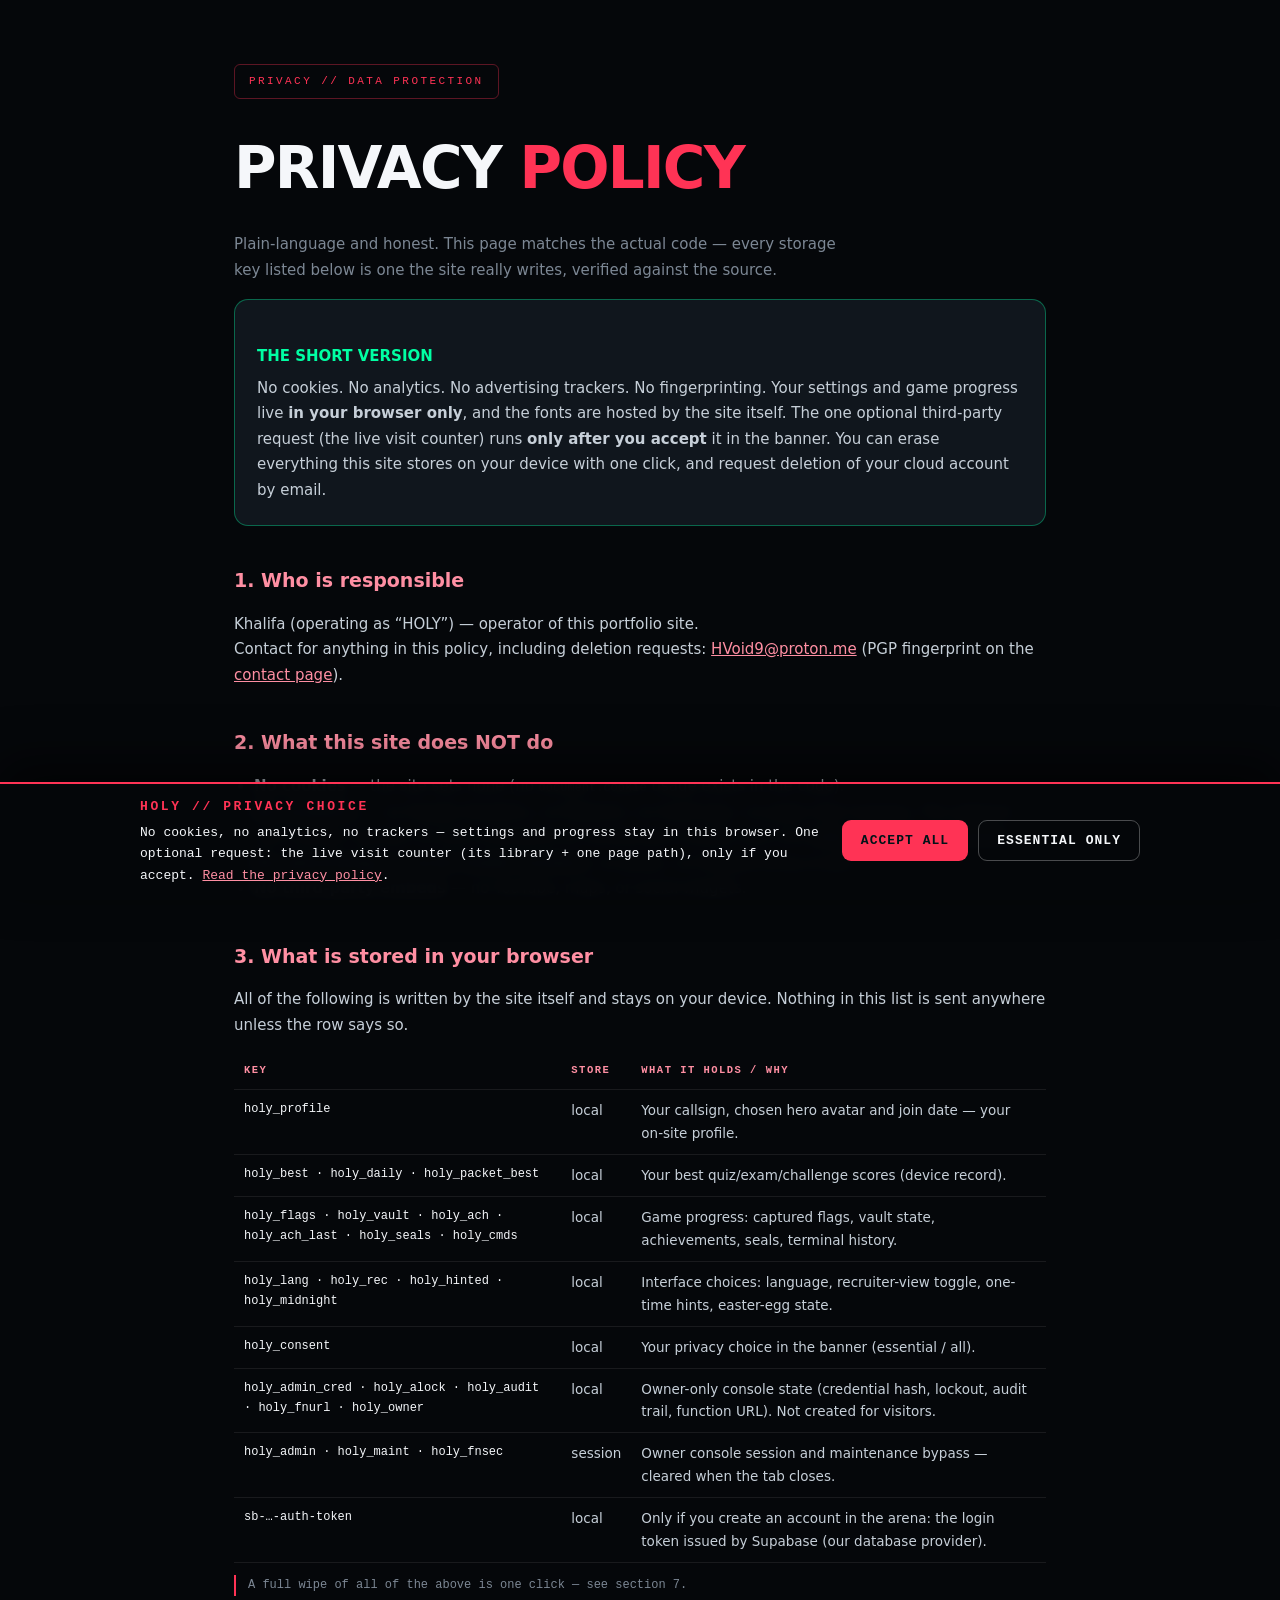
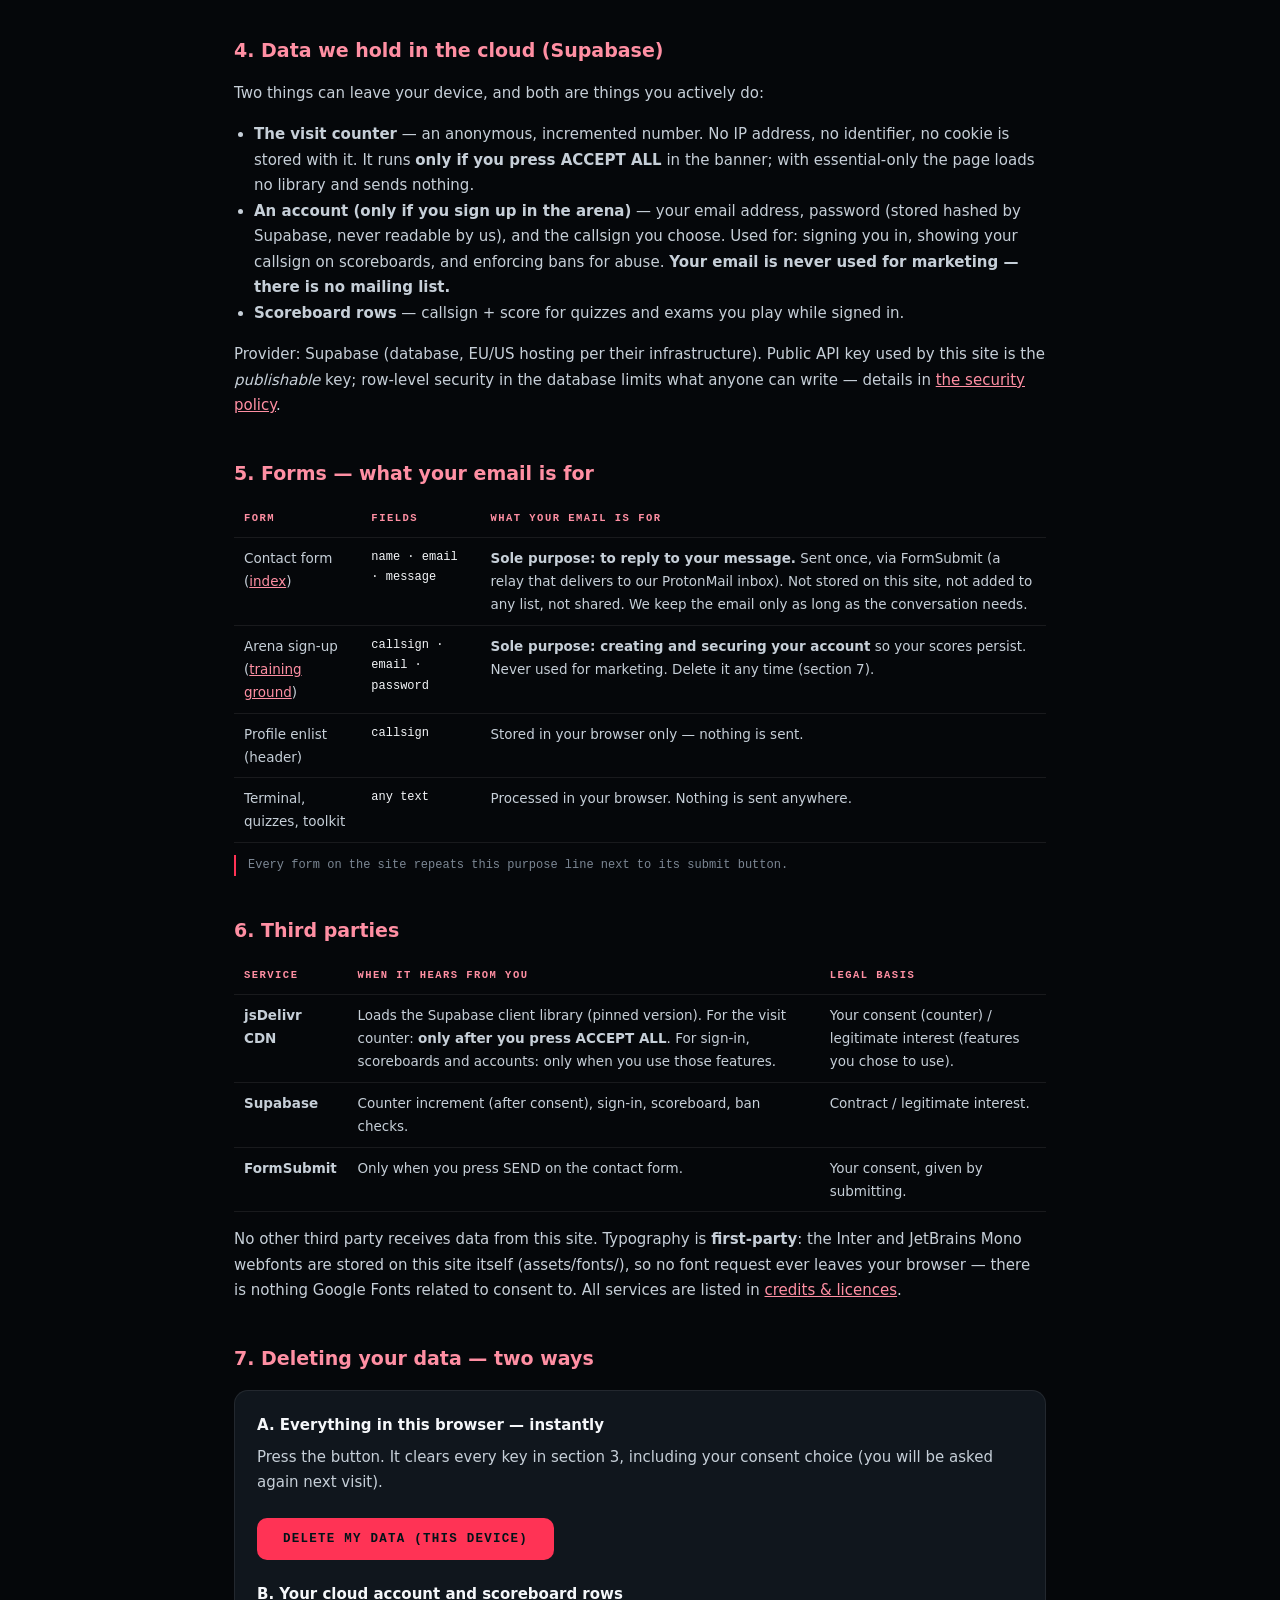
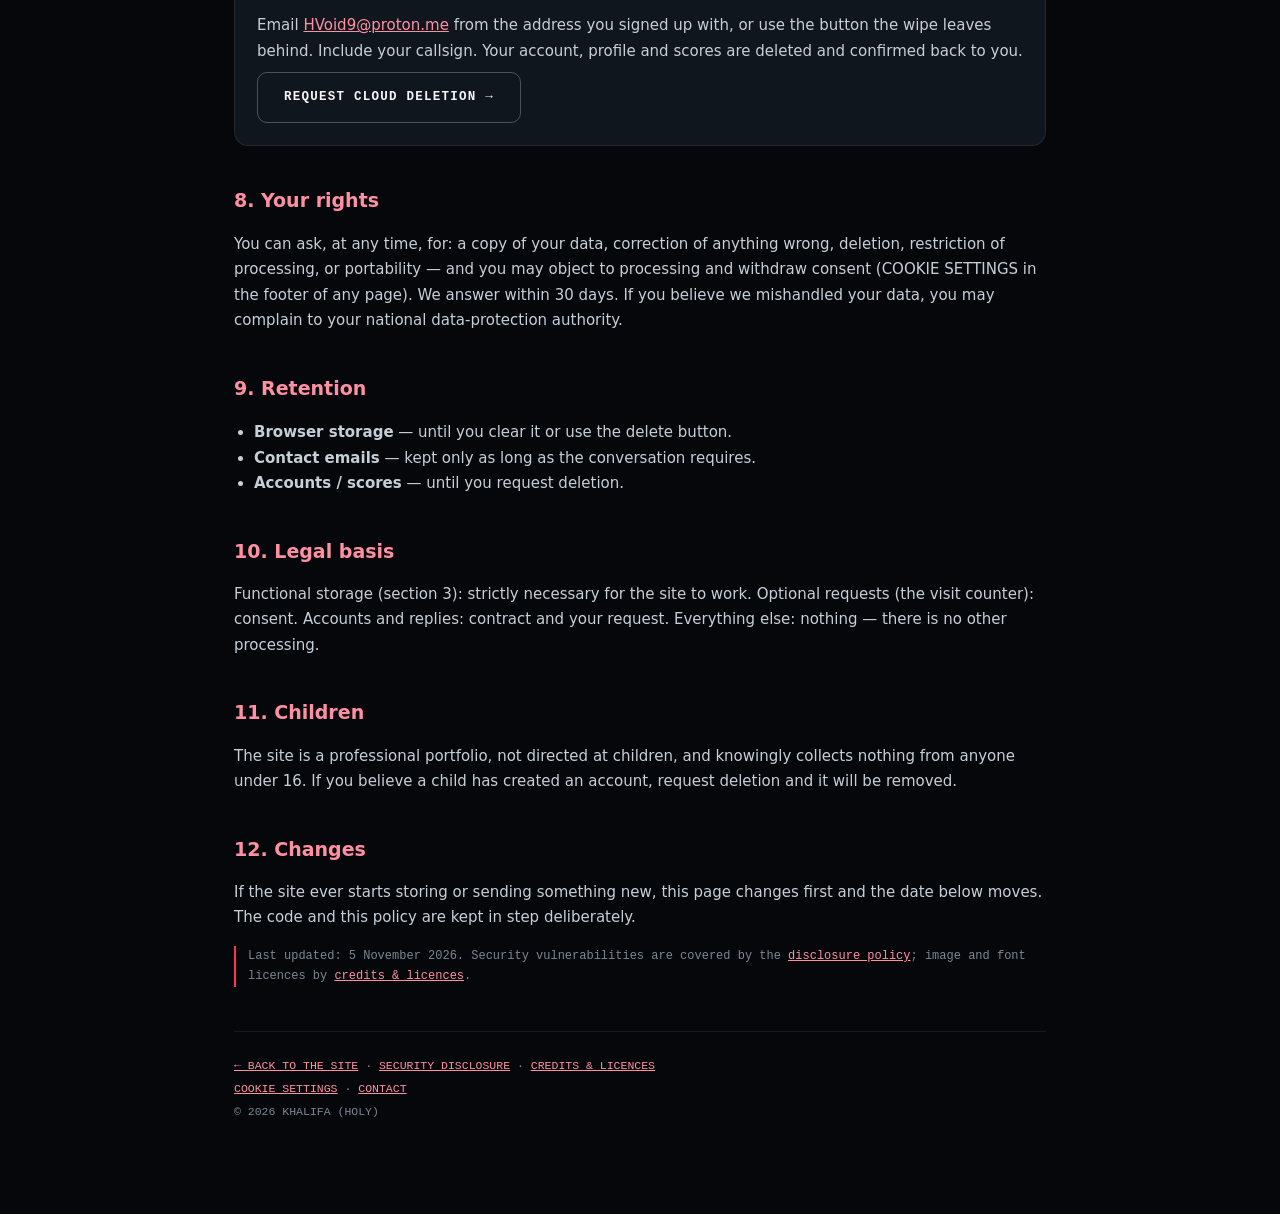
<file: privacy.html>
<!DOCTYPE html>
<html lang="en">
<head>
<meta charset="UTF-8">
<meta name="viewport" content="width=device-width, initial-scale=1.0">
<title>PRIVACY POLICY // HOLY</title>
<meta name="robots" content="index">
<link rel="icon" type="image/png" href="assets/logo.png">
<meta http-equiv="Content-Security-Policy" content="default-src 'self'; script-src 'self' https://cdn.jsdelivr.net; style-src 'self' 'unsafe-inline'; font-src 'self' data:; img-src 'self' data:; connect-src 'self' https://*.supabase.co https://formsubmit.co; object-src 'none'; base-uri 'self'; form-action 'self'; upgrade-insecure-requests">
<meta name="referrer" content="strict-origin-when-cross-origin">
<style>
*{box-sizing:border-box}html,body{margin:0}
body{background:#05070A;color:#F5F7FA;font-family:system-ui,-apple-system,"Segoe UI",Roboto,Arial,sans-serif;line-height:1.7}
.wrap{max-width:860px;margin:0 auto;padding:64px 24px 90px}
.k{font-family:ui-monospace,Menlo,Consolas,monospace;font-size:11px;letter-spacing:.22em;color:#FF3355;border:1px solid rgba(255,51,85,.35);display:inline-block;padding:7px 14px;border-radius:6px;margin-bottom:20px}
h1{font-size:clamp(34px,6.5vw,58px);letter-spacing:-.03em;margin:0 0 8px;font-weight:900}
h1 span{color:#FF3355}
.sub{color:#7C8794;max-width:64ch;font-size:15px}
h2{font-size:19px;margin:38px 0 8px;color:#FF8FA3}
h3{font-size:15px;margin:22px 0 6px;color:#F5F7FA}
p,li{color:#c6cfd8;font-size:15px}
ul{padding-left:20px}
table{width:100%;border-collapse:collapse;font-size:13.5px;margin:12px 0}
th,td{text-align:left;padding:9px 10px;border-bottom:1px solid rgba(255,255,255,.08);vertical-align:top;color:#c6cfd8}
th{font-family:ui-monospace,Menlo,Consolas,monospace;font-size:10.5px;letter-spacing:.14em;color:#FF8FA3}
td.mono,code{font-family:ui-monospace,Menlo,Consolas,monospace;font-size:12px;color:#F5F7FA}
.card{background:#10161D;border:1px solid rgba(255,255,255,.08);border-radius:14px;padding:22px;margin:16px 0}
.ok{border-color:rgba(0,255,163,.35)}
.ok h3{color:#00ffa3}
a{color:#FF8FA3}
a:focus-visible,button:focus-visible{outline:2px solid #FF8FA3;outline-offset:3px;border-radius:4px}
.btn{display:inline-block;margin-top:8px;font-family:ui-monospace,Menlo,Consolas,monospace;font-size:12.5px;letter-spacing:.1em;text-decoration:none;background:#FF3355;color:#001318;font-weight:800;padding:14px 26px;border-radius:10px;border:none;cursor:pointer}
.btn.ghost{background:none;border:1px solid rgba(255,255,255,.25);color:#F5F7FA}
.btn.ghost:hover{border-color:#FF3355}
.btn:hover{background:#FF8FA3}
.note{font-family:ui-monospace,Menlo,Consolas,monospace;font-size:12px;color:#7C8794;border-left:2px solid #FF3355;padding-left:12px}
#wipeSlot{margin-top:14px}
.wipe-done{font-family:ui-monospace,Menlo,Consolas,monospace;font-size:12.5px;color:#00ffa3;line-height:1.8}
.wipe-done a{color:#FF8FA3}
.foot{margin-top:44px;font-family:ui-monospace,Menlo,Consolas,monospace;font-size:11.5px;color:#7C8794;line-height:2;border-top:1px solid rgba(255,255,255,.08);padding-top:22px}
.foot a{color:#FF8FA3}
</style>
</head>
<body>
<div class="wrap">
  <div class="k">PRIVACY // DATA PROTECTION</div>
  <h1>PRIVACY <span>POLICY</span></h1>
  <p class="sub">Plain-language and honest. This page matches the actual code — every storage key listed below is one the site really writes, verified against the source.</p>

  <div class="card ok">
    <h3>THE SHORT VERSION</h3>
    <p style="margin:6px 0 0">No cookies. No analytics. No advertising trackers. No fingerprinting. Your settings and game progress live <b>in your browser only</b>, and the fonts are hosted by the site itself. The one optional third-party request (the live visit counter) runs <b>only after you accept</b> it in the banner. You can erase everything this site stores on your device with one click, and request deletion of your cloud account by email.</p>
  </div>

  <h2>1. Who is responsible</h2>
  <p>Khalifa (operating as “HOLY”) — operator of this portfolio site.<br>
  Contact for anything in this policy, including deletion requests: <a href="mailto:HVoid9@proton.me">HVoid9@proton.me</a> (PGP fingerprint on the <a href="index.html#contact">contact page</a>).</p>

  <h2>2. What this site does NOT do</h2>
  <ul>
    <li><b>No cookies</b> — the site sets none (no <code>document.cookie</code> usage exists in the code).</li>
    <li><b>No analytics</b> — no Google Analytics, no Matomo, no heatmaps, no page-view tracking. The optional visit counter (section 4) only increments an anonymous number and runs <b>only with your consent</b>.</li>
    <li><b>No advertising or social-media trackers</b>, no pixels, no fingerprinting scripts.</li>
    <li><b>No third-party embeds</b> — no YouTube, maps, or social widgets.</li>
  </ul>

  <h2>3. What is stored in your browser</h2>
  <p>All of the following is written by the site itself and stays on your device. Nothing in this list is sent anywhere unless the row says so.</p>
  <table>
    <thead><tr><th>KEY</th><th>STORE</th><th>WHAT IT HOLDS / WHY</th></tr></thead>
    <tbody>
      <tr><td class="mono">holy_profile</td><td>local</td><td>Your callsign, chosen hero avatar and join date — your on-site profile.</td></tr>
      <tr><td class="mono">holy_best · holy_daily · holy_packet_best</td><td>local</td><td>Your best quiz/exam/challenge scores (device record).</td></tr>
      <tr><td class="mono">holy_flags · holy_vault · holy_ach · holy_ach_last · holy_seals · holy_cmds</td><td>local</td><td>Game progress: captured flags, vault state, achievements, seals, terminal history.</td></tr>
      <tr><td class="mono">holy_lang · holy_rec · holy_hinted · holy_midnight</td><td>local</td><td>Interface choices: language, recruiter-view toggle, one-time hints, easter-egg state.</td></tr>
      <tr><td class="mono">holy_consent</td><td>local</td><td>Your privacy choice in the banner (essential / all).</td></tr>
      <tr><td class="mono">holy_admin_cred · holy_alock · holy_audit · holy_fnurl · holy_owner</td><td>local</td><td>Owner-only console state (credential hash, lockout, audit trail, function URL). Not created for visitors.</td></tr>
      <tr><td class="mono">holy_admin · holy_maint · holy_fnsec</td><td>session</td><td>Owner console session and maintenance bypass — cleared when the tab closes.</td></tr>
      <tr><td class="mono">sb-…-auth-token</td><td>local</td><td>Only if you create an account in the arena: the login token issued by Supabase (our database provider).</td></tr>
    </tbody>
  </table>
  <p class="note">A full wipe of all of the above is one click — see section 7.</p>

  <h2>4. Data we hold in the cloud (Supabase)</h2>
  <p>Two things can leave your device, and both are things you actively do:</p>
  <ul>
    <li><b>The visit counter</b> — an anonymous, incremented number. No IP address, no identifier, no cookie is stored with it. It runs <b>only if you press ACCEPT ALL</b> in the banner; with essential-only the page loads no library and sends nothing.</li>
    <li><b>An account (only if you sign up in the arena)</b> — your email address, password (stored hashed by Supabase, never readable by us), and the callsign you choose. Used for: signing you in, showing your callsign on scoreboards, and enforcing bans for abuse. <b>Your email is never used for marketing — there is no mailing list.</b></li>
    <li><b>Scoreboard rows</b> — callsign + score for quizzes and exams you play while signed in.</li>
  </ul>
  <p>Provider: Supabase (database, EU/US hosting per their infrastructure). Public API key used by this site is the <i>publishable</i> key; row-level security in the database limits what anyone can write — details in <a href="disclosure.html">the security policy</a>.</p>

  <h2>5. Forms — what your email is for</h2>
  <table>
    <thead><tr><th>FORM</th><th>FIELDS</th><th>WHAT YOUR EMAIL IS FOR</th></tr></thead>
    <tbody>
      <tr><td>Contact form (<a href="index.html#contact">index</a>)</td><td class="mono">name · email · message</td><td><b>Sole purpose: to reply to your message.</b> Sent once, via FormSubmit (a relay that delivers to our ProtonMail inbox). Not stored on this site, not added to any list, not shared. We keep the email only as long as the conversation needs.</td></tr>
      <tr><td>Arena sign-up (<a href="playground.html">training ground</a>)</td><td class="mono">callsign · email · password</td><td><b>Sole purpose: creating and securing your account</b> so your scores persist. Never used for marketing. Delete it any time (section 7).</td></tr>
      <tr><td>Profile enlist (header)</td><td class="mono">callsign</td><td>Stored in your browser only — nothing is sent.</td></tr>
      <tr><td>Terminal, quizzes, toolkit</td><td class="mono">any text</td><td>Processed in your browser. Nothing is sent anywhere.</td></tr>
    </tbody>
  </table>
  <p class="note">Every form on the site repeats this purpose line next to its submit button.</p>

  <h2>6. Third parties</h2>
  <table>
    <thead><tr><th>SERVICE</th><th>WHEN IT HEARS FROM YOU</th><th>LEGAL BASIS</th></tr></thead>
    <tbody>
      <tr><td><b>jsDelivr CDN</b></td><td>Loads the Supabase client library (pinned version). For the visit counter: <b>only after you press ACCEPT ALL</b>. For sign-in, scoreboards and accounts: only when you use those features.</td><td>Your consent (counter) / legitimate interest (features you chose to use).</td></tr>
      <tr><td><b>Supabase</b></td><td>Counter increment (after consent), sign-in, scoreboard, ban checks.</td><td>Contract / legitimate interest.</td></tr>
      <tr><td><b>FormSubmit</b></td><td>Only when you press SEND on the contact form.</td><td>Your consent, given by submitting.</td></tr>
    </tbody>
  </table>
  <p>No other third party receives data from this site. Typography is <b>first-party</b>: the Inter and JetBrains Mono webfonts are stored on this site itself (<span class="mono">assets/fonts/</span>), so no font request ever leaves your browser — there is nothing Google Fonts related to consent to. All services are listed in <a href="credits.html">credits &amp; licences</a>.</p>

  <h2>7. Deleting your data — two ways</h2>
  <div class="card">
    <h3 style="margin-top:0">A. Everything in this browser — instantly</h3>
    <p style="margin:4px 0 0">Press the button. It clears every key in section 3, including your consent choice (you will be asked again next visit).</p>
    <div id="wipeSlot"><button class="btn" data-wipe>DELETE MY DATA (THIS DEVICE)</button></div>
    <h3>B. Your cloud account and scoreboard rows</h3>
    <p style="margin:4px 0 0">Email <a href="mailto:HVoid9@proton.me">HVoid9@proton.me</a> from the address you signed up with, or use the button the wipe leaves behind. Include your callsign. Your account, profile and scores are deleted and confirmed back to you.</p>
    <a class="btn ghost" href="mailto:HVoid9@proton.me?subject=Delete%20my%20data%20%E2%80%94%20HOLY%20portfolio&body=Hello%2C%0A%0APlease%20delete%20all%20data%20linked%20to%20me.%0A%0ACallsign%3A%20%0AEmail%20used%3A%20%0A%0AThank%20you.">REQUEST CLOUD DELETION →</a>
  </div>

  <h2>8. Your rights</h2>
  <p>You can ask, at any time, for: a copy of your data, correction of anything wrong, deletion, restriction of processing, or portability — and you may object to processing and withdraw consent (COOKIE SETTINGS in the footer of any page). We answer within 30 days. If you believe we mishandled your data, you may complain to your national data-protection authority.</p>

  <h2>9. Retention</h2>
  <ul>
    <li><b>Browser storage</b> — until you clear it or use the delete button.</li>
    <li><b>Contact emails</b> — kept only as long as the conversation requires.</li>
    <li><b>Accounts / scores</b> — until you request deletion.</li>
  </ul>

  <h2>10. Legal basis</h2>
  <p>Functional storage (section 3): strictly necessary for the site to work. Optional requests (the visit counter): consent. Accounts and replies: contract and your request. Everything else: nothing — there is no other processing.</p>

  <h2>11. Children</h2>
  <p>The site is a professional portfolio, not directed at children, and knowingly collects nothing from anyone under 16. If you believe a child has created an account, request deletion and it will be removed.</p>

  <h2>12. Changes</h2>
  <p>If the site ever starts storing or sending something new, this page changes first and the date below moves. The code and this policy are kept in step deliberately.</p>

  <p class="note">Last updated: 5 November 2026. Security vulnerabilities are covered by the <a href="disclosure.html" style="color:#FF8FA3">disclosure policy</a>; image and font licences by <a href="credits.html" style="color:#FF8FA3">credits &amp; licences</a>.</p>

  <div class="foot">
    <a href="index.html">← BACK TO THE SITE</a> ·
    <a href="disclosure.html">SECURITY DISCLOSURE</a> ·
    <a href="credits.html">CREDITS &amp; LICENCES</a><br>
    <a href="#" data-consent-open>COOKIE SETTINGS</a> ·
    <a href="index.html#contact">CONTACT</a><br>
    © 2026 KHALIFA (HOLY)
  </div>
</div>
<script src="consent.js"></script>
<script src="wipe.js"></script>
</body>
</html>
</file>
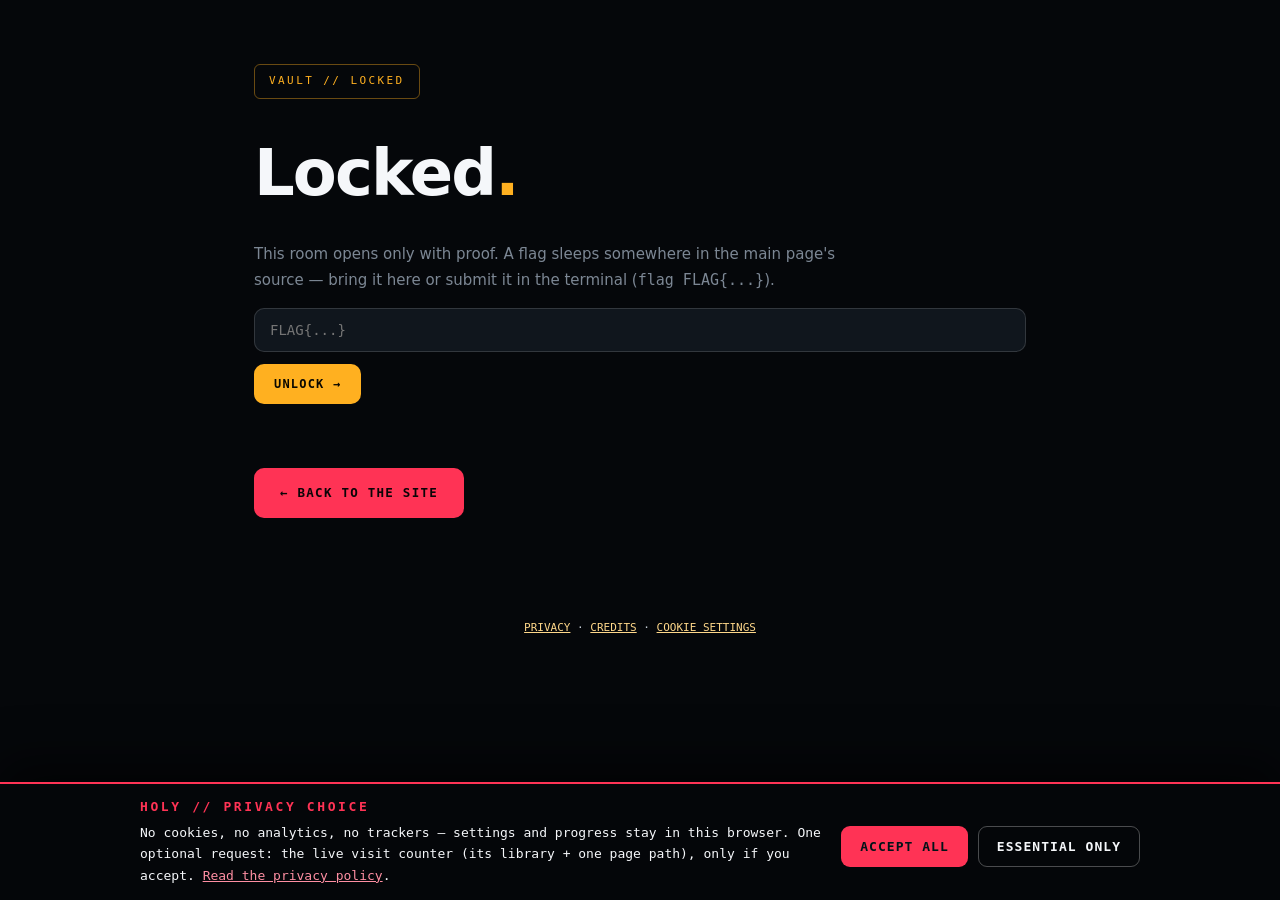
<file: vault.html>
<!DOCTYPE html>
<html lang="en">
<head>
<meta charset="UTF-8">
<meta http-equiv="Content-Security-Policy" content="default-src 'self'; script-src 'self' https://cdn.jsdelivr.net; style-src 'self' 'unsafe-inline'; font-src 'self' data:; img-src 'self' data:; connect-src 'self' https://*.supabase.co https://formsubmit.co; object-src 'none'; base-uri 'self'; form-action 'self'; upgrade-insecure-requests">
<meta name="referrer" content="strict-origin-when-cross-origin">
<meta http-equiv="Permissions-Policy" content="camera=(), microphone=(), geolocation=()">
<meta name="viewport" content="width=device-width, initial-scale=1.0">
<title>VAULT // HOLY</title>
<meta name="robots" content="noindex">
<link rel="icon" type="image/png" href="assets/logo.png">
<style>
:focus-visible{outline:2px solid #FFD88A;outline-offset:3px;border-radius:4px}
*{box-sizing:border-box}html,body{margin:0}
body{background:#05070A;color:#F5F7FA;font-family:system-ui,-apple-system,"Segoe UI",Roboto,Arial,sans-serif;line-height:1.7}
.wrap{max-width:820px;margin:0 auto;padding:64px 24px 90px}
.k{font-family:ui-monospace,Menlo,Consolas,monospace;font-size:11px;letter-spacing:.22em;color:#FFB020;border:1px solid rgba(255,176,32,.4);display:inline-block;padding:7px 14px;border-radius:6px;margin-bottom:20px}
h1{font-size:clamp(36px,7vw,64px);letter-spacing:-.03em;margin:0 0 8px;font-weight:900}
h1 span{color:#FFB020}
.sub{color:#7C8794;max-width:62ch}
h2{font-size:19px;margin:36px 0 8px;color:#FFD88A}
p,li{color:#c6cfd8;font-size:15px}
ul{padding-left:20px}
.card{background:#10161D;border:1px solid rgba(255,255,255,.08);border-radius:14px;padding:22px;margin:16px 0}
.mono{font-family:ui-monospace,Menlo,Consolas,monospace}
.grid{display:grid;grid-template-columns:repeat(3,1fr);gap:12px}
@media(max-width:700px){.grid{grid-template-columns:1fr}}
.wp{border-radius:12px;min-height:130px;display:flex;align-items:flex-end;padding:12px;font-family:ui-monospace,monospace;font-size:11px;letter-spacing:.14em;border:1px solid rgba(255,255,255,.1)}
input{background:#10161D;border:1px solid rgba(255,255,255,.14);border-radius:10px;color:#F5F7FA;padding:13px 15px;font-family:ui-monospace,monospace;font-size:14px;width:100%}
input:focus{outline:1px solid #FFB020}
button{background:#FFB020;color:#0a0800;border:none;border-radius:10px;padding:13px 20px;font-family:ui-monospace,monospace;font-size:12px;letter-spacing:.1em;font-weight:800;cursor:pointer;margin-top:12px}
a{color:#FFD88A}
.trophy{font-family:ui-monospace,monospace;font-size:13px;line-height:2.1}
.back{display:inline-block;margin-top:34px;font-family:ui-monospace,monospace;font-size:12.5px;letter-spacing:.1em;text-decoration:none;background:#FF3355;color:#0a0507;font-weight:800;padding:14px 26px;border-radius:10px}
.err{color:#FF3B30;font-family:ui-monospace,monospace;font-size:12.5px;margin-top:10px;min-height:20px}
</style>
</head>
<body>
<div class="wrap" id="app"></div>
<p class="mono" style="font-size:11px;text-align:center"><a href="privacy.html">PRIVACY</a> ·
  <a href="credits.html">CREDITS</a> ·
  <a href="#" data-consent-open>COOKIE SETTINGS</a></p>
<script src="consent.js"></script>
<script src="vault.js"></script>
</body>
</html>
</file>
<file: styles.css>
/* FLAG{CSS_sp3ctre} — one of five. Terminal: flag FLAG{...} */
/* HOLY // Cybersecurity Portfolio — premium SOC-inspired design */
:root{
  --bg:#05070A; --bg2:#090D12; --card:#10161D; --elev:#151C24;
  --accent:#FF3355; --accent2:#FF8FA3; --warn:#FFB020; --crit:#FF3B30;
  --text:#F5F7FA; --muted:#98A2B0; --line:rgba(255,51,85,.12);
  --line2:rgba(255,255,255,.08); --radius:14px;
  --sans:"Inter",system-ui,-apple-system,"Segoe UI",Roboto,Arial,sans-serif;
  --mono:"JetBrains Mono",ui-monospace,SFMono-Regular,Menlo,Consolas,monospace;
}
*{box-sizing:border-box}
html{scroll-behavior:smooth}
@media (prefers-reduced-motion:reduce){html{scroll-behavior:auto} *{animation:none!important;transition:none!important}}
body{margin:0;background:var(--bg);color:var(--text);font-family:var(--sans);line-height:1.6;overflow-x:hidden;-webkit-font-smoothing:antialiased}
::selection{background:rgba(255,51,85,.28)}
a{color:inherit}
.skip{position:absolute;left:-9999px;top:0;background:var(--accent);color:#001318;padding:10px 16px;z-index:200;font-weight:700}
.skip:focus{left:12px;top:12px;border-radius:8px}
/* WCAG 2.4.7 — visible focus indicator on every interactive element */
:focus-visible{outline:2px solid var(--accent2);outline-offset:3px;border-radius:4px}
a:focus-visible,button:focus-visible,input:focus-visible,textarea:focus-visible,
select:focus-visible,summary:focus-visible,[tabindex]:focus-visible{outline:2px solid var(--accent2);outline-offset:3px}
/* these two set outline:none (decorative bare inputs) — restore a keyboard
   indicator with equal-or-greater specificity so :focus-visible still wins */
#tinput:focus-visible,.pal input:focus-visible{outline:2px solid var(--accent2);outline-offset:2px}
.bg-grid{position:fixed;inset:-60px;z-index:-2;background:
  linear-gradient(rgba(255,51,85,.045) 1px,transparent 1px),
  linear-gradient(90deg,rgba(255,51,85,.045) 1px,transparent 1px),
  radial-gradient(circle at 50% 0%,rgba(255,51,85,.05),transparent 55%);
  background-size:44px 44px,44px 44px,cover;
  mask-image:radial-gradient(ellipse 90% 70% at 50% 0%,black 30%,transparent 75%);
  animation:gridDrift 36s linear infinite}
@keyframes gridDrift{from{background-position:0 0,0 0,0 0}to{background-position:0 44px,44px 0,0 0}}
.bg-glow{position:fixed;inset:0;z-index:-1;background:radial-gradient(600px 320px at 15% 0%,rgba(255,51,85,.09),transparent 60%),radial-gradient(700px 380px at 85% 12%,rgba(255,51,85,.06),transparent 60%),radial-gradient(900px 500px at 50% 110%,rgba(255,51,85,.05),transparent 60%);animation:glowPulse 9s ease-in-out infinite}
@keyframes glowPulse{0%,100%{opacity:1}50%{opacity:.65}}
/* pentest scan sweep + HUD corners (subtle, simulation flavor) */
.tele,.soc,.term{position:relative}
.tele::after,.soc::after{content:"";position:absolute;left:0;right:0;height:70px;top:-80px;z-index:2;pointer-events:none;
  background:linear-gradient(180deg,transparent,rgba(255,51,85,.07),transparent);
  animation:scanY 9s linear infinite}
.soc::after{animation-duration:12s}
@keyframes scanY{from{top:-80px}to{top:105%}}
.tele::before{content:"◉ SCAN // AUTHORIZED LAB ONLY";position:absolute;top:52px;right:14px;z-index:3;pointer-events:none;
  font-family:var(--mono);font-size:13px;letter-spacing:.18em;color:rgba(255,51,85,.5)}
.sim{animation:simBlink 3.2s ease-in-out infinite}
@keyframes simBlink{0%,100%{opacity:1}50%{opacity:.55}}
/* pentest phase ticker */
.ticker{overflow:hidden;background:rgba(255,51,85,.03);white-space:nowrap}
.ticker-in{display:inline-block;padding:11px 0;font-family:var(--mono);font-size:13px;letter-spacing:.22em;color:var(--muted);animation:tick 30s linear infinite}
.ticker-in b{color:var(--accent);font-weight:600}
@keyframes tick{from{transform:translateX(0)}to{transform:translateX(-50%)}}
.wrap{max-width:1200px;margin:0 auto;padding:0 24px}
.mono{font-family:var(--mono)}
/* NAV */
.nav{position:fixed;top:0;left:0;right:0;z-index:100;background:#05070A}
.nav-in{max-width:1280px;margin:0 auto;padding:14px 24px;display:flex;align-items:center;gap:16px}
.brand{font-family:var(--mono);font-weight:800;letter-spacing:.14em;font-size:16px;text-decoration:none;white-space:nowrap;display:flex;align-items:center;gap:9px}
/* logo — single slow glow pulse, nothing more */
.logo-mark{width:26px;height:26px;object-fit:cover;border-radius:7px;mix-blend-mode:screen;animation:logoGlow 5s ease-in-out infinite}
.logo-hero{display:block;width:clamp(120px,18vw,190px);height:auto;margin-bottom:22px;border-radius:14px;mix-blend-mode:screen;animation:logoGlow 5s ease-in-out infinite}
.logo-side{width:clamp(200px,30vw,320px);margin:0 auto 18px}
@keyframes logoGlow{0%,100%{filter:drop-shadow(0 0 6px rgba(255,51,85,.35))}50%{filter:drop-shadow(0 0 22px rgba(255,51,85,.6))}}
.brand b{color:var(--accent)}
.brand span{color:var(--muted);font-weight:400}
.links{display:flex;gap:4px;margin-left:auto;align-items:center;flex-wrap:nowrap}
.links a{font-family:var(--mono);font-size:13px;letter-spacing:.08em;color:var(--muted);text-decoration:none;padding:8px 10px;border-radius:8px;transition:.2s;white-space:nowrap}
/* numbering lives on the section labels and in the mobile menu — the desktop row stays one line */
.links a em{display:none}
/* SYSTEM ONLINE chip lives in the mobile menu and the hero telemetry panel;
   the desktop header row is brand + links + language + profile, one line */
.nav .status{display:none}
.links a:hover,.links a.active{color:var(--text);background:rgba(255,51,85,.08)}
.links a em{font-style:normal;color:var(--accent);opacity:.7;margin-right:5px;font-size:13px}
.status{display:flex;align-items:center;gap:8px;font-family:var(--mono);font-size:13px;letter-spacing:.1em;color:var(--accent2);border:1px solid var(--line);padding:7px 12px;border-radius:99px;background:rgba(255,51,85,.06);white-space:nowrap}
.dot{width:8px;height:8px;border-radius:50%;background:#00ffa3;box-shadow:0 0 10px #00ffa3;animation:pulse 2s infinite}
@keyframes pulse{0%,100%{opacity:1}50%{opacity:.35}}
.burger{display:none;margin-left:auto;background:none;border:1px solid var(--line2);border-radius:10px;color:var(--text);font-size:20px;padding:6px 12px;cursor:pointer}
/* MOBILE MENU */
.mmenu{position:fixed;inset:0;z-index:150;background:rgba(5,7,10,.97);backdrop-filter:blur(20px);display:none;flex-direction:column;padding:24px;overflow-y:auto}
.mmenu.open{display:flex}
.mmenu-top{display:flex;justify-content:space-between;align-items:center}
.mmenu a.big{font-size:clamp(28px,7vw,44px);font-weight:800;letter-spacing:-.02em;text-decoration:none;padding:10px 0;border-bottom:1px solid var(--line2);display:flex;gap:16px;align-items:baseline}
.mmenu a.big small{font-family:var(--mono);font-size:13px;color:var(--accent)}
.mmenu a.big:hover{color:var(--accent2)}
.xbtn{background:none;border:1px solid var(--line2);color:var(--text);border-radius:10px;font-size:20px;padding:8px 14px;cursor:pointer}
/* HERO */
/* side padding must survive: .hero also carries .wrap, and zero side padding made
   the hero text touch the screen edge (561-1020px) and mis-centre the frame at 1440 */
.hero{padding:150px 24px 60px;position:relative}
.hero-grid{display:grid;grid-template-columns:1.05fr .95fr;gap:48px;align-items:start}
.kicker{font-family:var(--mono);font-size:13px;letter-spacing:.22em;color:var(--accent);border:1px solid var(--line);display:inline-block;padding:7px 14px;border-radius:6px;background:rgba(255,51,85,.05);margin-bottom:26px}
h1.giant{font-size:clamp(64px,12vw,150px);line-height:.9;margin:0;letter-spacing:-.04em;font-weight:900;transition:letter-spacing .5s ease,text-shadow .5s ease}
h1.giant .outline{color:transparent;-webkit-text-stroke:1.5px rgba(245,247,250,.55);transition:color .5s ease,-webkit-text-stroke-color .5s ease}
h1.giant:hover,h1.giant:active{letter-spacing:0;text-shadow:0 0 46px rgba(255,51,85,.35)}
h1.giant:hover .outline,h1.giant:active .outline{color:rgba(255,51,85,.92);-webkit-text-stroke-color:transparent}
/* fixed steps (not vw) so the two-line statement never breaks: 40 >1180, 34 >560, 24 <=560 */
.hero-sub{font-size:40px;line-height:1.05;font-weight:800;letter-spacing:-.02em;margin:18px 0 8px}
.hero-sub .cy{color:var(--accent)}
.hero p.lead{color:var(--muted);font-size:20px;max-width:52ch}
.btnrow{display:flex;gap:12px;flex-wrap:wrap;margin-top:28px}
.btn{font-family:var(--mono);font-size:13px;letter-spacing:.1em;text-decoration:none;padding:14px 22px;border-radius:10px;border:1px solid transparent;cursor:pointer;transition:.2s;display:inline-flex;align-items:center;gap:10px;font-weight:700}
.btn-p{background:var(--accent);color:#001318}
.btn-p:hover{background:var(--accent2);transform:translateY(-2px);box-shadow:0 12px 32px rgba(255,51,85,.3)}
.btn-g{border-color:var(--line2);color:var(--text);background:rgba(255,255,255,.03)}
.btn-g:hover{border-color:var(--accent);color:var(--accent2)}
.btn-t{background:none;border:1px solid rgba(255,51,85,.35);color:var(--accent2)}
.btn-t:hover{background:rgba(255,51,85,.08)}
.ethics{margin-top:22px;font-family:var(--mono);font-size:13px;color:var(--muted);border-left:2px solid var(--accent);padding-left:12px;max-width:56ch;line-height:1.7}
/* telemetry */
.tele{border-radius:18px;background:var(--card);overflow:hidden}
.tele-head{display:flex;justify-content:space-between;align-items:center;padding:16px 20px;background:rgba(255,255,255,.035)}
.tele-head h2{margin:0;font-family:var(--mono);font-size:13px;letter-spacing:.16em}
.sim{font-family:var(--mono);font-size:13px;letter-spacing:.14em;background:rgba(255,176,32,.12);color:var(--warn);border:1px solid rgba(255,176,32,.4);padding:5px 10px;border-radius:6px}
.tele-grid{display:grid;grid-template-columns:1fr 1fr 1fr;gap:1px;background:var(--line2)}
.tcell{background:var(--card);padding:16px 14px}
.tcell small{font-family:var(--mono);font-size:13px;letter-spacing:.16em;color:var(--muted);display:block;margin-bottom:6px}
.tcell strong{font-size:20px;letter-spacing:.02em}
.tcell strong.ok{color:#00ffa3}.tcell strong.cy{color:var(--accent)}
.tele-metrics{display:grid;grid-template-columns:repeat(3,1fr);gap:1px;background:var(--line2)}
.tele-foot{padding:12px 20px;font-family:var(--mono);font-size:13px;letter-spacing:.12em;color:var(--muted);display:flex;justify-content:space-between;gap:10px;flex-wrap:wrap}
.spark{padding:14px 20px 18px}
canvas.chart{width:100%;height:90px;display:block}
/* sections */
section{padding:96px 0}
.sec-label{font-family:var(--mono);font-size:13px;letter-spacing:.22em;color:var(--accent);margin-bottom:14px}
h2.head{font-size:clamp(34px,5.6vw,62px);line-height:1.02;letter-spacing:-.03em;margin:0 0 16px;font-weight:900}
.sub{color:var(--muted);max-width:68ch;margin:0 0 40px}
.card{background:var(--card);border-radius:var(--radius);padding:26px;transition:.25s}
.card:hover{background:var(--elev);transform:translateY(-3px)}
/* about */
.about-grid{display:grid;grid-template-columns:1.1fr .9fr;gap:28px}
.tags{display:flex;flex-wrap:wrap;gap:8px;margin:18px 0}
/* operator photo — cinematic frame, slow ken-burns drift */
.op-photo{margin:0 0 28px;border-radius:18px;overflow:hidden;position:relative}
.op-photo.ultra-frame{max-width:470px;margin:0 auto 28px}
/* portrait micro-animations — drift, flicker, scan, corner ticks, frame breathing */
.op-photo img.ultra{display:block;width:100%;height:auto;animation:ultraZoom 24s ease-in-out infinite alternate,ultraFlick 9s infinite}
@keyframes ultraZoom{from{transform:scale(1)}to{transform:scale(1.05)}}
@keyframes ultraFlick{0%,93%,100%{opacity:1}94%{opacity:.68}95%{opacity:1}97.5%{opacity:.85}98%{opacity:1}}
.scanbeam{position:absolute;left:0;right:0;height:90px;top:-100px;z-index:2;pointer-events:none;background:linear-gradient(180deg,transparent,rgba(255,51,85,.13),transparent);animation:scanY 7s linear infinite}
.tick{position:absolute;width:26px;height:26px;z-index:2;border:2px solid var(--accent);opacity:.9;animation:tickB 3s ease-in-out infinite;pointer-events:none}
.tick.tl{top:12px;left:12px;border-right:none;border-bottom:none}
.tick.tr{top:12px;right:12px;border-left:none;border-bottom:none}
.tick.bl{bottom:52px;left:12px;border-right:none;border-top:none}
.tick.br{bottom:52px;right:12px;border-left:none;border-top:none}
@keyframes tickB{50%{opacity:.25}}
.op-photo::after{content:"";position:absolute;inset:0;pointer-events:none;background:linear-gradient(180deg,rgba(5,7,10,.12),transparent 35%,transparent 55%,rgba(5,7,10,.8))}
.op-photo figcaption{position:absolute;left:0;right:0;bottom:0;z-index:2;display:flex;justify-content:space-between;gap:10px;flex-wrap:wrap;padding:16px 20px;font-family:var(--mono);font-size:13px;letter-spacing:.18em;color:var(--accent2)}
.tag{font-family:var(--mono);font-size:13px;letter-spacing:.06em;border:1px solid var(--line2);padding:7px 12px;border-radius:99px;color:var(--muted)}
.tag.hot{border-color:rgba(255,51,85,.4);color:var(--accent2)}
.idcard{border-radius:18px;background:var(--card);padding:28px;position:relative;overflow:hidden}
.idcard::after{content:"";position:absolute;top:-60px;right:-60px;width:200px;height:200px;background:radial-gradient(circle,rgba(255,51,85,.18),transparent 70%)}
.idcard h3{margin:0;font-size:34px;letter-spacing:-.02em}
.idrow{display:grid;grid-template-columns:110px 1fr;gap:12px;padding:12px 0;font-size:16px}
.idrow small{font-family:var(--mono);font-size:13px;letter-spacing:.16em;color:var(--muted)}
.modeline{display:flex;gap:8px;flex-wrap:wrap}
.mode{font-family:var(--mono);font-size:13px;background:rgba(255,51,85,.1);border:1px solid var(--line);color:var(--accent2);padding:6px 12px;border-radius:6px;letter-spacing:.1em}
/* creds */
.cred-grid{display:grid;grid-template-columns:repeat(3,1fr);gap:18px}
.cred{position:relative}
.cred.spot{background:#1a1409}
.cred .idx{font-family:var(--mono);font-size:13px;letter-spacing:.2em;color:var(--muted)}
.cred h3{margin:8px 0 2px;font-size:24px;letter-spacing:-.01em}
.cred .full{font-family:var(--mono);font-size:13px;color:var(--accent2);letter-spacing:.04em}
.cred ul{margin:14px 0;padding:0;list-style:none;display:flex;flex-wrap:wrap;gap:6px}
.cred ul li{font-size:13px;color:var(--muted);border:1px solid var(--line2);padding:4px 10px;border-radius:99px}
.badge{font-family:var(--mono);font-size:13px;letter-spacing:.14em;padding:6px 12px;border-radius:99px;display:inline-block;margin-top:12px;border:1px solid}
.b-verified{color:#00ffa3;border-color:rgba(0,255,163,.4);background:rgba(0,255,163,.07)}
.b-progress{color:var(--accent2);border-color:rgba(255,51,85,.4);background:rgba(255,51,85,.07)}
.b-planned{color:var(--muted);border-color:var(--line2);background:rgba(255,255,255,.03)}
.b-soon{color:var(--warn);border-color:rgba(255,176,32,.5);background:rgba(255,176,32,.08)}
/* roadmap */
.road{margin-top:56px;position:relative;padding-left:34px}
.road::before{content:"";position:absolute;left:9px;top:8px;bottom:8px;width:2px;background:linear-gradient(var(--accent),rgba(255,51,85,.05))}
.rstep{position:relative;padding:18px 0 18px 8px;opacity:0;transform:translateY(24px);transition:.6s}
.rstep.vis{opacity:1;transform:none}
.rstep::before{content:"";position:absolute;left:-32px;top:24px;width:14px;height:14px;border-radius:50%;background:var(--bg);border:2px solid var(--accent);box-shadow:0 0 12px rgba(255,51,85,.6)}
.rstep small{font-family:var(--mono);font-size:13px;letter-spacing:.2em;color:var(--accent)}
.rstep h4{margin:4px 0;font-size:20px}
.rstep p{margin:0;color:var(--muted);font-size:16px}
/* timeline */
.tl{position:relative;padding-left:30px}
.tl::before{content:"";position:absolute;left:8px;top:6px;bottom:6px;width:2px;background:var(--line2)}
.titem{position:relative;background:var(--card);border-radius:14px;padding:24px;margin-bottom:18px}
.titem::before{content:"";position:absolute;left:-28px;top:28px;width:12px;height:12px;border-radius:50%;background:var(--accent);box-shadow:0 0 10px var(--accent)}
.titem h3{margin:0;font-size:24px}
.tmeta{display:flex;gap:8px;flex-wrap:wrap;margin:12px 0}
.pill{font-family:var(--mono);font-size:13px;letter-spacing:.12em;padding:5px 11px;border-radius:99px;border:1px solid var(--line2);color:var(--muted)}
.pill.cy{border-color:rgba(255,51,85,.4);color:var(--accent2)}
.pill.warn{border-color:rgba(255,176,32,.45);color:var(--warn)}
.titem p{color:var(--muted);font-size:16px}
.titem ul{margin:10px 0 0;padding-left:18px;color:#c6cfd8;font-size:16px}
/* arsenal */
.ars-grid{display:grid;grid-template-columns:repeat(2,1fr);gap:18px}
.ars-grid h3{margin:0 0 14px;font-size:20px;letter-spacing:-.01em}
.skills{display:flex;flex-wrap:wrap;gap:8px}
.skill{font-size:13px;border:1px solid var(--line2);border-radius:8px;padding:7px 11px;background:rgba(255,255,255,.02);cursor:default;position:relative}
.skill i{font-style:normal;font-family:var(--mono);font-size:13px;letter-spacing:.1em;display:block;color:var(--muted)}
.skill.l-ADVANCED{border-color:rgba(0,255,163,.4)}.skill.l-ADVANCED i{color:#00ffa3}
.skill.l-WORKING{border-color:rgba(255,51,85,.4)}.skill.l-WORKING i{color:var(--accent2)}
.skill.l-PRACTICING i{color:var(--warn)}
.legend{display:flex;gap:10px;flex-wrap:wrap;margin-bottom:24px;font-family:var(--mono);font-size:13px;color:var(--muted);letter-spacing:.08em}
/* ops */
.ops-grid{display:grid;grid-template-columns:repeat(5,1fr);gap:12px}
.op{border:none;border-radius:12px;padding:18px 14px;background:var(--card);cursor:pointer;transition:.2s;text-align:left;color:var(--text);font-family:var(--sans)}
.op:hover{background:var(--elev);transform:translateY(-3px)}
.op:hover b::after{content:" ▸ ENGAGE";color:var(--accent2)}
/* terminal CRT scanlines — very subtle */
.term-body{background:repeating-linear-gradient(0deg,rgba(255,255,255,.014) 0 1px,transparent 1px 3px)}
/* section labels get a targeting tick */
.sec-label::before{content:"[+]_ ";color:rgba(255,51,85,.55)}
/* entry sequence */
[hidden]{display:none!important}
.intro{position:fixed;inset:0;z-index:500;background:#020304;display:flex;align-items:center;justify-content:center;padding:20px;animation:eggIn .4s ease}
.intro::before{content:"";position:absolute;inset:0;pointer-events:none;background:repeating-linear-gradient(0deg,rgba(255,255,255,.02) 0 1px,transparent 1px 3px)}
.intro.out{opacity:0;transition:.6s}
.maint-rain{position:absolute;inset:0;width:100%;height:100%;opacity:.5;pointer-events:none}
#maint .intro-box{position:relative}
.intro-box{width:min(600px,94vw);position:relative}
.intro-k{font-size:13px;letter-spacing:.24em;color:var(--accent);margin-bottom:16px}
.logo-intro{display:block;width:118px;height:auto;margin:0 auto 18px;border-radius:16px;animation:introLogo 1.1s cubic-bezier(.2,.7,.2,1) both,logoGlow 5s 1.1s ease-in-out infinite}
@keyframes introLogo{from{opacity:0;transform:scale(.7);filter:blur(10px)}to{opacity:1;transform:scale(1);filter:none}}
.logo-intro.granted{animation:grantFlash .6s ease,logoGlow 5s .6s ease-in-out infinite}
@keyframes grantFlash{0%{transform:scale(1)}40%{transform:scale(1.16);filter:drop-shadow(0 0 34px rgba(255,51,85,.9))}100%{transform:scale(1)}}
.intro-log{font-family:var(--mono);font-size:13px;line-height:2.1;color:#c6cfd8;min-height:180px}
.intro-bar{height:6px;background:#1a222b;border-radius:99px;overflow:hidden;margin:8px 0 18px}
.intro-bar i{display:block;height:100%;width:0;background:linear-gradient(90deg,var(--crit),var(--accent));transition:width .5s}
.intro-login label{font-family:var(--mono);font-size:13px;letter-spacing:.18em;color:var(--accent2);display:block;margin-bottom:10px}
.intro-login label span{color:var(--muted)}
.intro-row{display:flex;gap:10px;align-items:center}
.intro-row input{flex:1;min-width:0;background:var(--card);border:1px solid var(--line2);border-radius:10px;color:var(--text);padding:13px 15px;font-family:var(--mono);font-size:16px}
.intro-row input:focus{outline:1px solid var(--accent);border-color:var(--accent)}
.intro-row button{background:var(--accent);color:#0a0507;border:none;border-radius:10px;padding:13px 18px;font-family:var(--mono);font-size:13px;letter-spacing:.1em;font-weight:800;cursor:pointer;white-space:nowrap}
.intro-grant{margin:26px 0;text-align:center;font-size:clamp(26px,6vw,44px);font-weight:900;color:#00ffa3;letter-spacing:-.01em;animation:stampIn .4s cubic-bezier(.2,1.6,.4,1)}
.intro-wel{margin:26px 0;text-align:center;font-size:clamp(22px,5vw,38px);font-weight:800;letter-spacing:.02em;line-height:1.3;animation:welIn 1s ease both}
.intro-wel b{color:var(--accent);letter-spacing:-.01em}
@keyframes welIn{from{opacity:0;transform:translateY(18px);filter:blur(6px)}to{opacity:1;transform:none;filter:none}}
.intro-skip{margin-top:22px;background:none;border:none;color:var(--muted);font-family:var(--mono);font-size:13px;letter-spacing:.16em;cursor:pointer;padding:6px 0}
.intro-skip:hover{color:var(--accent2)}
/* hero entrance only after entry sequence completes (or skipped) */
body.ready .hero .kicker,body.ready .hero h1.giant,body.ready .hero .hero-sub,body.ready .hero p.lead,body.ready .hero .btnrow,body.ready .hero .ethics{animation:heroIn .8s cubic-bezier(.2,.7,.2,1) both}
body.ready .hero h1.giant{animation-delay:.08s}body.ready .hero .hero-sub{animation-delay:.16s}
body.ready .hero p.lead{animation-delay:.24s}body.ready .hero .btnrow{animation-delay:.32s}body.ready .hero .ethics{animation-delay:.4s}
@keyframes heroIn{from{opacity:0;transform:translateY(22px)}to{opacity:1;transform:none}}
/* status dot ping ring — tiny radar feel */
.dot{position:relative}
.dot::after{content:"";position:absolute;inset:-4px;border-radius:50%;border:1px solid #00ffa3;animation:ping 2.4s ease-out infinite}
@keyframes ping{from{transform:scale(.5);opacity:.8}to{transform:scale(1.5);opacity:0}}
/* primary-button sheen on hover — tiny red-team shine */
.btn-p{position:relative;overflow:hidden}
.btn-p::after{content:"";position:absolute;top:0;left:-70%;width:45%;height:100%;
  background:linear-gradient(100deg,transparent,rgba(255,255,255,.4),transparent);
  transform:skewX(-20deg);transition:left .55s ease}
.btn-p:hover::after{left:140%}
/* scan label slow blink */
.tele::before{animation:scanBlink 4s ease-in-out infinite}
@keyframes scanBlink{0%,100%{opacity:1}50%{opacity:.35}}
/* pentester cursor treatment: crosshair on panels, pointer on clickables */
.tele,.soc,.term-body{cursor:crosshair}
.lab{cursor:pointer}
#tinput{cursor:text}
/* triple-click easter egg on the giant HOLY */
.egg{position:fixed;inset:0;z-index:400;display:flex;align-items:center;justify-content:center;background:rgba(3,5,8,.7);backdrop-filter:blur(6px);animation:eggIn .6s ease;cursor:pointer;padding:20px;overflow:hidden}
.egg.out{opacity:0;transition:.35s}
@keyframes eggIn{0%{opacity:0}18%{opacity:1;background:rgba(255,51,85,.3)}100%{background:rgba(3,5,8,.7)}}
.egg-canvas{position:absolute;inset:0;width:100%;height:100%;opacity:.85}
.egg-ring{position:absolute;width:min(70vmin,480px);height:min(70vmin,480px);border:2px solid var(--accent);border-radius:50%;opacity:0;animation:ringX 1.8s ease-out infinite;pointer-events:none}
@keyframes ringX{0%{transform:scale(.45);opacity:.8}100%{transform:scale(1.5);opacity:0}}
.egg-stamp{position:relative;z-index:2;border:2px solid var(--accent);border-radius:14px;padding:34px 44px;text-align:center;transform:rotate(-5deg);background:rgba(5,7,10,.92);box-shadow:0 0 60px rgba(255,51,85,.35);animation:stampIn .45s cubic-bezier(.2,1.6,.4,1);max-width:92vw}
@keyframes stampIn{from{transform:rotate(-5deg) scale(2.2);opacity:0}to{transform:rotate(-5deg) scale(1);opacity:1}}
.egg-k{font-size:13px;letter-spacing:.24em;color:var(--accent)}
.glitch{position:relative;display:inline-block}
.glitch::before,.glitch::after{content:attr(data-text);position:absolute;left:0;top:0;width:100%;overflow:hidden}
.glitch::before{color:#fff;z-index:-1;animation:gl1 2.2s steps(2) infinite}
.glitch::after{color:var(--accent);z-index:-2;animation:gl2 2.7s steps(2) infinite}
@keyframes gl1{0%,92%,100%{transform:none;opacity:.0}93%{transform:translate(-4px,2px);opacity:.8}96%{transform:translate(3px,-1px);opacity:.8}}
@keyframes gl2{0%,90%,100%{transform:none;opacity:0}91%{transform:translate(4px,1px);opacity:.8}95%{transform:translate(-3px,2px);opacity:.8}}
.egg-stamp{border:2px solid var(--accent);border-radius:14px;padding:34px 44px;text-align:center;transform:rotate(-5deg);background:rgba(5,7,10,.92);box-shadow:0 0 60px rgba(255,51,85,.35);animation:stampIn .45s cubic-bezier(.2,1.6,.4,1);max-width:92vw}
@keyframes stampIn{from{transform:rotate(-5deg) scale(2.2);opacity:0}to{transform:rotate(-5deg) scale(1);opacity:1}}
.egg-k{font-size:13px;letter-spacing:.24em;color:var(--accent)}
.egg-t{font-size:clamp(28px,6vw,54px);font-weight:900;letter-spacing:-.02em;margin:10px 0;line-height:1.05}
.egg-s{font-size:13px;color:var(--muted);line-height:1.8}
/* RED TEAM MODE — hidden alarm state (konami / terminal secret) */
body.redteam::after{content:"";position:fixed;inset:0;z-index:350;pointer-events:none;
  background:radial-gradient(ellipse at center,transparent 52%,rgba(255,51,85,.32));
  animation:alert 1s ease-in-out 12}
@keyframes alert{50%{opacity:.2}}
body.redteam .dot{background:#ff3355;box-shadow:0 0 12px #ff3355}
body.redteam .status{border-color:rgba(255,51,85,.7);color:#ff8fa3}
/* INTRUSION DRILL — staged breach simulation (terminal `breach` / SOC alerts) */
body.breach main{animation:shake .45s linear 2}
@keyframes shake{0%,100%{transform:none}20%{transform:translate(-6px,3px)}40%{transform:translate(5px,-4px)}60%{transform:translate(-4px,-2px)}80%{transform:translate(4px,3px)}}
.drill{position:fixed;top:0;left:0;right:0;z-index:390;border-bottom:2px solid var(--accent);overflow:hidden;transform:translateY(-110%);transition:transform .4s ease;background:repeating-linear-gradient(45deg,#3d0a10,#3d0a10 18px,#2a070c 18px,#2a070c 36px)}
.drill.show{transform:none}
.drill-in{display:inline-block;white-space:nowrap;padding:10px 0;font-family:var(--mono);font-size:13px;letter-spacing:.2em;color:#ffd7dc;animation:tick 6s linear infinite}
.lv-CRIT{color:var(--crit)}
/* drill strobe + rotating beacon light */
.strobe{position:fixed;inset:0;z-index:389;pointer-events:none;border:3px solid rgba(255,51,85,.9);animation:strobe .5s steps(2) 13}
@keyframes strobe{50%{opacity:.15}}
.beacon{position:fixed;inset:-20%;z-index:1;pointer-events:none;opacity:.5;
  background:conic-gradient(from 0deg at 50% 50%,transparent 0deg,rgba(255,51,85,.14) 18deg,transparent 36deg,transparent 180deg,rgba(255,51,85,.14) 198deg,transparent 216deg);
  animation:spin 2.2s linear infinite}
@keyframes spin{to{transform:rotate(360deg)}}
/* fake-hack prank overlay */
body.hackflash main{animation:hflick .12s steps(2) 8}
@keyframes hflick{50%{opacity:.35}}
.prank{position:fixed;inset:0;z-index:395;display:flex;align-items:center;justify-content:center;background:rgba(3,5,8,.88);cursor:pointer;padding:20px;animation:eggIn .3s ease}
.prank.out{opacity:0;transition:.4s}
.prank-big{font-size:clamp(44px,11vw,120px);font-weight:900;letter-spacing:-.02em;color:var(--crit);text-align:center;line-height:1}
.prank-sub{margin-top:14px;text-align:center;font-family:var(--mono);font-size:13px;letter-spacing:.2em;color:var(--muted)}
.prank-ok{border:2px solid #00ffa3;border-radius:14px;padding:30px 44px;text-align:center;box-shadow:0 0 60px rgba(0,255,163,.25);animation:stampIn .45s cubic-bezier(.2,1.6,.4,1);max-width:92vw}
.prank-ok h3{margin:0;font-size:clamp(26px,5vw,46px);color:#00ffa3}
.prank-ok p{font-family:var(--mono);font-size:13px;color:var(--muted);line-height:1.9}
/* OPERATION MIDNIGHT — the ultimate egg: blackout boot + golden takeover */
body.gold{--accent:#FFB020;--accent2:#FFD88A}
.finale{position:fixed;inset:0;z-index:396;background:#010203;display:flex;align-items:center;justify-content:center;padding:20px;animation:eggIn .4s ease}
.finale.out{opacity:0;transition:.5s}
.fin-box{width:min(560px,92vw)}
.fin-k{font-size:13px;letter-spacing:.24em;color:var(--accent);margin-bottom:14px}
.fin-log{font-family:var(--mono);font-size:13px;line-height:2;color:#c6cfd8;min-height:200px}
.fin-bar{height:6px;background:#1a222b;border-radius:99px;overflow:hidden;margin-top:10px}
.fin-bar i{display:block;height:100%;width:0;background:linear-gradient(90deg,var(--crit),var(--accent));transition:width .5s}
.embers{position:fixed;inset:0;z-index:349;pointer-events:none}
/* midnight extras: crt turn-on, grant flash, stamp, gold countdown */
.finale{animation:crtOn .55s ease}
@keyframes crtOn{0%{transform:scaleY(.004);filter:brightness(5)}60%{transform:scaleY(1);filter:brightness(2)}100%{filter:none}}
.finale.flick{animation:crtOn .55s ease,ovf .18s steps(2) 12}
@keyframes ovf{50%{opacity:.55;filter:hue-rotate(45deg) saturate(2)}}
.fin-flash{position:absolute;inset:0;background:#fff;animation:finF .5s ease forwards;pointer-events:none}
@keyframes finF{from{opacity:1}to{opacity:0}}
.fin-stamp{border:3px solid var(--accent);border-radius:16px;padding:28px 50px;text-align:center;transform:rotate(-4deg);box-shadow:0 0 80px rgba(255,176,32,.45);animation:stampIn .4s cubic-bezier(.2,1.6,.4,1)}
.fin-stamp h2{margin:0;font-size:clamp(30px,6vw,58px);color:var(--accent);letter-spacing:-.02em}
.fin-stamp div{font-family:var(--mono);font-size:13px;letter-spacing:.24em;color:#c6cfd8;margin-top:8px}
body.grant main{animation:shake .4s linear 2}
.gold-pill{position:fixed;bottom:20px;right:20px;z-index:360;font-family:var(--mono);font-size:13px;letter-spacing:.16em;color:#0a0800;background:linear-gradient(180deg,#FFD88A,#FFB020);padding:10px 16px;border-radius:99px;box-shadow:0 0 30px rgba(255,176,32,.5);animation:pillP 1s ease-in-out infinite}
@keyframes pillP{50%{transform:scale(1.06)}}
body.gold h1.giant{text-shadow:0 0 60px rgba(255,176,32,.55);animation:goldP 2.4s ease-in-out infinite}
@keyframes goldP{50%{text-shadow:0 0 95px rgba(255,176,32,.85)}}
/* availability banner */
.avail{display:flex;align-items:center;gap:9px;margin-top:18px;font-family:var(--mono);font-size:13px;letter-spacing:.12em;color:var(--accent2);flex-wrap:wrap}
/* field notes */
.notes-grid{display:grid;grid-template-columns:repeat(3,1fr);gap:14px}
.note .idx{font-family:var(--mono);font-size:13px;letter-spacing:.2em;color:var(--muted)}
.note h4{margin:10px 0 6px;font-size:20px}
.note .track{font-family:var(--mono);font-size:13px;letter-spacing:.16em;color:var(--accent)}
.note p{color:var(--muted);font-size:13px}
/* recommendations */
.quotes{display:grid;gap:14px}
.quote-await{background:var(--card);border-radius:14px;padding:26px;font-family:var(--mono);font-size:13px;color:var(--muted);letter-spacing:.04em;line-height:2}
.quote{border-left:3px solid var(--accent);background:linear-gradient(180deg,var(--elev),var(--card));border-radius:0 14px 14px 0;padding:22px 24px}
.quote p{font-size:16px;margin:0 0 10px}
.quote cite{font-family:var(--mono);font-style:normal;font-size:13px;color:var(--accent2);letter-spacing:.08em}
/* language toggle + RTL */
.langbtn{background:none;border:1px solid var(--line2);color:var(--text);border-radius:10px;padding:7px 13px;font-family:var(--mono);font-size:13px;cursor:pointer;letter-spacing:.04em;white-space:nowrap}
.langbtn:hover{border-color:var(--accent);color:var(--accent2)}
html[dir=rtl] body{text-align:right}
html[dir=rtl] .mono{letter-spacing:.02em}
html[dir=rtl] .term-body,html[dir=rtl] .log,html[dir=rtl] pre,html[dir=rtl] .intro-log,html[dir=rtl] .fin-log{direction:ltr;text-align:left}
html[dir=rtl] .kv b,html[dir=rtl] .idrow small{text-align:right}
/* pgp block */
.pgp{background:#04070b;border:1px solid var(--line2);border-radius:10px;padding:14px;overflow-x:auto;font-family:var(--mono);font-size:13px;line-height:1.6;color:var(--accent2);max-height:190px;overflow-y:auto;white-space:pre-wrap;word-break:break-all}
/* pgp fingerprint display */
.fp{font-family:var(--mono);font-size:clamp(13px,2.6vw,16px);letter-spacing:.1em;color:var(--accent2);border:1px solid var(--line2);border-radius:10px;padding:12px 16px;margin-top:8px;background:rgba(255,51,85,.05);overflow-x:auto;white-space:normal;overflow-wrap:break-word}
/* full-note articles */
.note.clickable{cursor:pointer}
.article h4{color:var(--text);margin:24px 0 8px;font-size:20px}
.article p,.article li{color:#c6cfd8;font-size:16px}
.article ul,.article ol{padding-left:20px}
.article table{width:100%;border-collapse:collapse;margin:12px 0;font-size:13px}
.article th,.article td{border:1px solid var(--line2);padding:7px 10px;text-align:left}
.article th{font-family:var(--mono);font-size:13px;letter-spacing:.1em;color:var(--accent);background:rgba(255,51,85,.06)}
.article td{color:#c6cfd8}
.article pre{background:#04070b;border:1px solid var(--line2);border-radius:10px;padding:14px;overflow-x:auto;font-family:var(--mono);font-size:13px;line-height:1.7;color:var(--accent2)}
.article code{font-family:var(--mono);color:var(--accent2);font-size:1em}
/* interactive quizzes */
.qprog{font-family:var(--mono);font-size:13px;letter-spacing:.16em;color:var(--muted);margin-bottom:12px}
.qcode{background:#04070b;border:1px solid var(--line2);border-radius:10px;padding:14px;overflow-x:auto;font-family:var(--mono);font-size:13px;line-height:1.7;color:var(--accent2);white-space:pre-wrap}
.qq{margin:14px 0 10px;font-size:20px}
.qopts{display:grid;gap:8px}
.opt{text-align:left;background:var(--card);border:1px solid var(--line2);color:var(--text);border-radius:10px;padding:12px 14px;font-size:16px;cursor:pointer;transition:.15s;font-family:var(--sans)}
.opt:hover:not(:disabled){border-color:var(--accent)}
.opt:disabled{cursor:default;opacity:.9}
.opt.ok{border-color:#00ffa3;background:rgba(0,255,163,.07)}
.opt.no{border-color:var(--crit);background:rgba(255,59,48,.08)}
.qexp{margin-top:14px;font-size:16px;color:#c6cfd8;border-left:2px solid var(--accent);padding-left:12px}
.qscore{font-size:clamp(26px,5vw,40px);font-weight:900;margin:6px 0}
.qrank{font-family:var(--mono);font-size:13px;letter-spacing:.18em;color:var(--accent2)}
/* trophy case */
#trophyCase{display:grid;grid-template-columns:repeat(auto-fit,minmax(180px,1fr));gap:8px}
#trophyCase .trophy{font-family:var(--mono);font-size:13px;letter-spacing:.08em;border:1px solid var(--line2);border-radius:10px;padding:10px 12px;color:var(--muted)}
#trophyCase .trophy.won{border-color:rgba(255,176,32,.55);color:#FFD88A;background:rgba(255,176,32,.06)}
/* badge showcase — every badge its own look */
#trophyCase .bgrid{display:grid;grid-template-columns:repeat(auto-fit,minmax(230px,1fr));gap:10px}
.bcard{display:flex;gap:12px;align-items:flex-start;border:1px solid var(--line2);border-radius:12px;padding:14px;opacity:.45;filter:grayscale(1);position:relative;overflow:hidden;background:rgba(255,255,255,.015)}
.bcard.won{opacity:1;filter:none}
.bcard b{font-family:var(--mono);font-size:13px;letter-spacing:.1em;display:block}
.bcard p{font-size:13px;color:var(--muted);margin:4px 0 0;line-height:1.6}
.bicon{font-size:24px;line-height:1.2}
.bstate{position:absolute;top:10px;right:12px;font-size:13px;color:var(--muted)}
.bcard.won .bstate{color:#00ffa3}
.b-term.won{border-color:#8b95a1;animation:termp 3s ease-in-out infinite}
@keyframes termp{50%{box-shadow:0 0 18px rgba(139,149,161,.35)}}
.b-first.won{border-color:var(--accent);animation:flick2 6s infinite}
@keyframes flick2{0%,93%,100%{opacity:1}94%{opacity:.55}95%{opacity:1}}
.b-flagc.won{border-color:var(--accent);box-shadow:0 0 22px rgba(255,51,85,.25)}
.b-recon.won{border-color:#00ffa3;animation:termp 2.4s ease-in-out infinite}
.b-root.won{border-color:#FFB020;box-shadow:0 0 22px rgba(255,176,32,.3)}
.b-res.won{border-color:#c792ea;animation:shim 4s linear infinite}
@keyframes shim{0%,100%{box-shadow:-4px 0 14px rgba(199,146,234,0)}50%{box-shadow:4px 0 22px rgba(199,146,234,.45)}}
.b-pgp.won{border-color:#7DEBFF;animation:tickB 3s ease-in-out infinite}
.b-holy.won{border:2px solid transparent;background:linear-gradient(#10161D,#10161D) padding-box,conic-gradient(from var(--ba,0deg),#FFB020,#FF3355,#FFD88A,#FFB020) border-box;animation:holyfloat 3.5s ease-in-out infinite}
@property --ba{syntax:"<angle>";initial-value:0deg;inherits:false}
.b-holy.won{animation:holyfloat 3.5s ease-in-out infinite,holyspin 8s linear infinite}
@keyframes holyspin{to{--ba:360deg}}
@keyframes holyfloat{50%{transform:translateY(-4px)}}
/* 3D trophy shelf — floating medallions, spinning shine, cursor tilt */
#trophyCase .bgrid{perspective:1200px}
#trophyCase .bcard{transform-style:preserve-3d}
#trophyCase .medal{width:64px;height:64px;flex:none;position:relative;transform-style:preserve-3d;animation:floaty 4.2s ease-in-out infinite}
@keyframes floaty{50%{transform:translateY(-7px) rotateX(7deg)}}
#trophyCase .coin{position:absolute;inset:0;border-radius:50%;background:radial-gradient(circle at 32% 28%,rgba(255,255,255,.32),transparent 46%),linear-gradient(145deg,#1b232c,#090d12);border:2px solid currentColor;display:flex;align-items:center;justify-content:center;box-shadow:0 12px 26px rgba(0,0,0,.55),inset 0 0 0 4px rgba(0,0,0,.4),inset 0 0 20px rgba(255,255,255,.07);transform:translateZ(12px)}
#trophyCase .coin::after{content:"";position:absolute;inset:-2px;border-radius:50%;background:conic-gradient(from 0deg,transparent 0 68%,rgba(255,255,255,.55),transparent 86%);animation:coinspin 4.5s linear infinite;mix-blend-mode:screen;pointer-events:none}
@keyframes coinspin{to{transform:rotate(360deg)}}
#trophyCase .coin-edge{position:absolute;inset:0;border-radius:50%;border:2px solid currentColor;opacity:.45}
#trophyCase .medal::after{content:"";position:absolute;left:12%;right:12%;bottom:-11px;height:9px;border-radius:50%;background:radial-gradient(ellipse,rgba(0,0,0,.65),transparent 70%);animation:shadpulse 4.2s ease-in-out infinite}
@keyframes shadpulse{50%{transform:scaleX(.78);opacity:.7}}
#trophyCase .bicon svg{width:28px;height:28px;position:relative;z-index:2}
.holybar{margin-top:12px;font-family:var(--mono);font-size:13px;letter-spacing:.08em;color:#FFD88A;border:1px solid rgba(255,176,32,.5);border-radius:10px;padding:10px 14px;line-height:1.9}
/* badge svg icons + entrance */
#trophyCase .bcard{animation:cardIn .45s backwards}
@keyframes cardIn{from{opacity:0;transform:translateY(14px)}}
.bicon svg{width:30px;height:30px;display:block}
.b-term .bicon{color:#9aa3af}.b-first .bicon{color:var(--accent)}
.b-flagc .bicon{color:var(--accent)}.b-recon .bicon{color:#00ffa3}
.b-root .bicon{color:#FFB020}.b-res .bicon{color:#c792ea}
.b-pgp .bicon{color:#7DEBFF}.b-holy .bicon{color:#FFD88A}
/* compact cloud auth bar */
.authbar{display:flex;gap:10px;align-items:center;flex-wrap:wrap;border:1px solid var(--line2);border-radius:12px;padding:10px 14px;background:rgba(255,255,255,.02);margin-bottom:8px}
.authbar .mono{font-size:13px;letter-spacing:.12em;color:var(--accent2);white-space:nowrap}
.authrow{display:flex;gap:8px;flex-wrap:wrap;align-items:center;flex:1}
.authbar input{background:var(--card);border:1px solid var(--line2);border-radius:8px;color:var(--text);padding:8px 10px;font-family:var(--mono);font-size:13px;width:150px;max-width:38vw}
.authbar input:focus{outline:1px solid var(--accent)}
.authbar button{background:var(--accent);color:#0a0507;border:none;border-radius:8px;padding:8px 14px;font-family:var(--mono);font-size:13px;font-weight:800;cursor:pointer;letter-spacing:.06em}
.authbar button.ghost{background:none;border:1px solid var(--line2);color:var(--text)}
.authbar [hidden]{display:none!important}
/* header profile chip */
.pchip{display:flex;align-items:center;gap:8px;text-decoration:none;border:1px solid var(--line2);border-radius:99px;padding:5px 12px 5px 6px;font-family:var(--mono);font-size:13px;letter-spacing:.08em;color:var(--text);white-space:nowrap}
.pchip{background:rgba(255,255,255,.02);cursor:pointer;color:var(--text)}
.pchip:hover{border-color:var(--accent)}
/* header profile dropdown */
.pdrop{position:fixed;top:64px;right:16px;z-index:400;width:min(380px,93vw);max-height:82vh;overflow-y:auto;background:var(--bg2);border:1px solid rgba(255,51,85,.35);border-radius:16px;padding:20px;box-shadow:0 30px 80px rgba(0,0,0,.6)}
.pdrop .avgrid{grid-template-columns:repeat(3,1fr)}
.pdrop .avpick svg{width:52px;height:52px}
.pdrop .avpick .avimg{width:52px;height:52px}
.pavatar{width:26px;height:26px;border-radius:50%;overflow:hidden;background:#0a0e13;display:flex;align-items:center;justify-content:center;color:var(--accent);font-size:13px}
.pavatar svg{width:26px;height:26px;display:block}
@media(max-width:560px){.pchip #pname{display:none}.pchip{padding:5px 6px}}
/* profile page */
.avstage{display:flex;gap:22px;align-items:center;flex-wrap:wrap}
.avbig{width:150px;height:150px;border-radius:22px;overflow:hidden;border:2px solid var(--accent);background:#0a0e13;box-shadow:0 0 40px rgba(255,51,85,.25)}
.avbig svg{width:100%;height:100%;display:block}
.avgrid{display:grid;grid-template-columns:repeat(auto-fit,minmax(120px,1fr));gap:10px;margin-top:14px}
.avpick{border:1px solid var(--line2);border-radius:14px;padding:12px;background:rgba(255,255,255,.015);cursor:pointer;text-align:center;transition:.2s;color:var(--text);font-family:var(--mono)}
.avpick svg{width:72px;height:72px}
.avpick small{display:block;font-size:13px;letter-spacing:.12em;color:var(--muted);margin-top:6px}
.avpick:hover{border-color:var(--accent)}
.avpick.sel{border-color:var(--accent);box-shadow:0 0 22px rgba(255,51,85,.3)}
.avpick.sel small{color:var(--accent2)}
.avpick.locked{opacity:.55;filter:grayscale(.8)}
.avimg{width:100%;height:100%;object-fit:cover;display:block}
.pavatar .avimg{border-radius:50%}
.avpick .avimg{width:72px;height:72px;margin:0 auto;border-radius:12px}
/* packet defender */
#gameCv{width:100%;max-width:560px;margin:0 auto;display:block;height:auto;border:1px solid var(--line2);border-radius:12px;background:#04070b;touch-action:none;cursor:crosshair}
#gameCv.hit{animation:gameHit .3s}
@keyframes gameHit{50%{border-color:var(--crit);box-shadow:0 0 26px rgba(255,59,48,.5)}}
/* arcade popup games */
.crack-track{position:relative;height:34px;background:#04070b;border:1px solid var(--line2);border-radius:99px;overflow:hidden;margin:14px 0}
.crack-zone{position:absolute;top:0;bottom:0;background:rgba(0,255,163,.22);border-left:1px solid #00ffa3;border-right:1px solid #00ffa3}
.crack-needle{position:absolute;top:-2px;bottom:-2px;width:3px;background:var(--accent);box-shadow:0 0 10px var(--accent)}
.mail{border:1px solid var(--line2);border-radius:10px;padding:12px 14px;margin-bottom:8px;cursor:pointer;transition:.15s;background:var(--card)}
.mail:hover{border-color:var(--accent)}
.mail.dead{cursor:default;opacity:.75}
.mail.hit{border-color:#00ffa3;background:rgba(0,255,163,.06)}
.mail.miss{border-color:var(--crit);background:rgba(255,59,48,.06)}
.mail b{font-size:13px}.mail small{color:var(--muted);font-size:13px}
.ports-grid{display:grid;grid-template-columns:repeat(3,1fr);gap:8px;margin:12px 0}
.port{background:var(--card);border:1px solid var(--line2);border-radius:10px;padding:16px 8px;text-align:center;font-family:var(--mono);font-size:13px;cursor:pointer;transition:.12s}
.port small{display:block;color:var(--muted);font-size:13px}
.port.open{background:rgba(255,59,48,.14);border-color:var(--crit);color:#ffb3ad}
.pairs-grid{display:grid;grid-template-columns:repeat(4,1fr);gap:8px;margin:12px 0}
.pcard{background:var(--card);border:1px solid var(--line2);border-radius:10px;min-height:74px;display:flex;align-items:center;justify-content:center;text-align:center;font-size:13px;padding:8px;cursor:pointer;transition:.15s}
.pcard:hover{border-color:var(--accent)}
.pcard.face{background:rgba(0,217,255,.07);border-color:var(--accent)}
.pcard.done{background:rgba(0,255,163,.08);border-color:#00ffa3;cursor:default}
@media(max-width:560px){.pairs-grid{grid-template-columns:repeat(2,1fr)}}
/* compact live board + animated top 3 */
.board-top{padding:14px 16px}
.board-top .btnrow .btn{padding:8px 14px;font-size:13px}
.board{display:grid}
.brow{display:flex;gap:12px;align-items:baseline;font-family:var(--mono);font-size:13px;padding:5px 8px;border-radius:8px}
.brow span:last-child{margin-left:auto;color:var(--muted)}
.brow.r1,.brow.r2,.brow.r3{font-weight:800}
.brow.r1 span,.brow.r2 span,.brow.r3 span{color:inherit}
.brow.r1{background:linear-gradient(90deg,#FFB020,#FFF3C4,#FFB020);background-size:220% auto;-webkit-background-clip:text;background-clip:text;color:transparent;animation:sheen 3.5s linear infinite}
.brow.r2{background:linear-gradient(90deg,#9aa3af,#ffffff,#9aa3af);background-size:220% auto;-webkit-background-clip:text;background-clip:text;color:transparent;animation:sheen 4s linear infinite}
.brow.r3{background:linear-gradient(90deg,#cd7f32,#ffd9a8,#cd7f32);background-size:220% auto;-webkit-background-clip:text;background-clip:text;color:transparent;animation:sheen 4.5s linear infinite}
/* champion's vault — glass case, 2.5d gold trophy */
.champ{text-align:center;overflow:hidden}
.tcase{position:relative;width:190px;height:210px;margin:6px auto 2px}
.tglow{position:absolute;inset:6px;background:radial-gradient(ellipse at 50% 30%,rgba(255,176,32,.4),transparent 65%);animation:glowP 4s ease-in-out infinite}
.tcup{position:absolute;left:52px;top:18px;width:86px;height:74px;background:linear-gradient(135deg,#8a6300,#FFB020 30%,#FFF3C4 50%,#FFB020 70%,#8a6300);clip-path:polygon(0 0,100% 0,82% 100%,18% 100%);animation:tshine 5s ease-in-out infinite}
@keyframes tshine{0%,100%{filter:brightness(1)}50%{filter:brightness(1.25)}}
.tstem{position:absolute;left:88px;top:92px;width:14px;height:44px;background:linear-gradient(90deg,#8a6300,#FFD88A,#8a6300)}
.tbase{position:absolute;left:62px;top:136px;width:66px;height:16px;border-radius:3px;background:linear-gradient(180deg,#3a4653,#10161D);border:1px solid rgba(255,176,32,.5)}
.tbase2{position:absolute;left:52px;top:152px;width:86px;height:12px;border-radius:3px;background:#0a0e13;border:1px solid rgba(255,176,32,.35)}
.tarm{position:absolute;top:30px;width:30px;height:44px;border:5px solid #c9932b;border-radius:50%}
.tarm.l{left:30px;border-right:none;border-top:none;transform:rotate(18deg)}
.tarm.r{right:30px;border-left:none;border-top:none;transform:rotate(-18deg)}
.tshine{position:absolute;top:0;bottom:0;width:30%;left:-40%;background:linear-gradient(100deg,transparent,rgba(255,255,255,.22),transparent);animation:sheenmove 5s ease-in-out infinite}
.trock{animation:trock 6s ease-in-out infinite;transform-origin:50% 90%}
@keyframes trock{0%,100%{transform:rotate(-2.5deg)}50%{transform:rotate(2.5deg)}}
/* exam engine */
.extimer{height:6px;background:#1a222b;border-radius:99px;overflow:hidden;margin:10px 0}
.extimer i{display:block;height:100%;width:100%;background:linear-gradient(90deg,#00ffa3,#FFB020,#FF3B30);transition:width 1s linear}
.exmeta{display:flex;gap:14px;flex-wrap:wrap;font-family:var(--mono);font-size:13px;letter-spacing:.12em;color:var(--muted);margin:8px 0}
@keyframes sheen{to{background-position:220% center}}
/* hero split + board avatars */
.hero-split{display:grid;grid-template-columns:1.05fr .95fr;gap:26px;align-items:start}
@media(max-width:1020px){.hero-split{grid-template-columns:1fr}}
.bav{display:inline-flex;width:22px;height:22px;border-radius:50%;overflow:hidden;vertical-align:-5px;background:#0a0e13;flex:none}
.bav svg,.bav img{width:22px;height:22px;display:block;object-fit:cover}
.brow{align-items:center}
/* arena tabs — one screen, no scroll maze */
.atabs{display:flex;gap:8px;flex-wrap:wrap;position:sticky;top:58px;z-index:60;background:rgba(5,7,10,.9);backdrop-filter:blur(12px);padding:12px 0;margin-bottom:6px}
.atabs button{background:var(--card);border:1px solid var(--line2);color:var(--muted);border-radius:99px;padding:9px 18px;font-family:var(--mono);font-size:13px;letter-spacing:.12em;cursor:pointer}
.atabs button.on{background:var(--accent);border-color:var(--accent);color:#0a0507;font-weight:800}
main section.pane{padding-top:34px}
main section.pane[hidden]{display:none}
/* arena atmosphere */
.pg-hero{position:relative;overflow:hidden}
.pg-hero>*{position:relative;z-index:1}
#arenaCv{position:absolute;inset:0;width:100%;height:100%;opacity:.55;pointer-events:none;z-index:0}
#atabs button{transition:.25s}
#atabs button.on{box-shadow:0 0 18px rgba(255,51,85,.35);transform:translateY(-1px)}
main section.pane{animation:paneIn .5s cubic-bezier(.2,.7,.2,1)}
@keyframes paneIn{from{opacity:0;transform:translateY(18px)}}
/* live board motion — rotating tri-color border, travelling sheen, live dot */
.board-top{position:relative;overflow:hidden;border:2px solid transparent;background:linear-gradient(var(--bg2),var(--bg2)) padding-box,conic-gradient(from var(--ba,0deg),#FFB020,#FFF3C4,#FF8A3D,#FFB020,#8a6300,#FFB020) border-box;animation:holyspin 6s linear infinite,goldbreathe 3s ease-in-out infinite}
@keyframes goldbreathe{0%,100%{box-shadow:0 0 12px rgba(255,176,32,.15)}50%{box-shadow:0 0 48px rgba(255,176,32,.4)}}
.board-top::after{content:"";position:absolute;top:0;bottom:0;width:35%;left:-45%;background:linear-gradient(100deg,transparent,rgba(255,255,255,.07),transparent);animation:sheenmove 6s ease-in-out infinite;pointer-events:none}
@keyframes sheenmove{0%{left:-45%}60%,100%{left:135%}}
.board-top .idx::before{content:"● ";color:#00ffa3;animation:blinkSoft 1.6s ease-in-out infinite}
/* sim board — gold-tinted twin of the live board */
.sim-top{border-color:rgba(255,176,32,.3)}
.sim-top .idx{color:#FFD88A!important}
@keyframes blinkSoft{50%{opacity:.2}}
/* exam terminal look */
.exterm{background:#04070b;border:1px solid var(--line2);border-radius:14px;overflow:hidden}
.exterm-bar{display:flex;gap:7px;align-items:center;padding:10px 14px;border-bottom:1px solid var(--line2);background:#080d13}
.exterm-bar span{width:10px;height:10px;border-radius:50%;background:#232c35}
.exterm-bar span:first-child{background:rgba(255,59,48,.8)}
.exterm-bar em{margin-left:auto;font-style:normal;font-family:var(--mono);font-size:13px;letter-spacing:.14em;color:var(--muted)}
.exterm-body{padding:16px 16px 18px;font-family:var(--mono)}
.exterm-body .tl-dim{color:var(--accent2);font-size:13px;letter-spacing:.06em}
.exterm-body .tq{font-size:16px;color:var(--text);line-height:1.7;min-height:48px;margin:10px 0 4px}
.exterm-body .tq::after{content:"▊";color:var(--accent);animation:blink 1s steps(1) infinite}
.exterm .opt{background:rgba(255,255,255,.02)}
.exterm .qexp{margin-top:12px}
.exterm .ok-num{color:var(--accent)}
.exterm.shk{animation:shk .45s}
@keyframes shk{20%{transform:translate(-7px,3px)}40%{transform:translate(6px,-3px)}60%{transform:translate(-5px,-2px)}80%{transform:translate(4px,2px)}}
/* toolkit + challenge */
.tfield{width:100%;background:var(--card);border:1px solid var(--line2);border-radius:10px;color:var(--text);padding:12px 14px;font-family:var(--mono);font-size:13px;margin:8px 0}
textarea.tfield{min-height:90px;resize:vertical}
.tfield:focus{outline:1px solid var(--accent);border-color:var(--accent)}
.tout2{background:#04070b;border:1px solid var(--line2);border-radius:10px;padding:14px;font-family:var(--mono);font-size:13px;line-height:1.7;color:var(--accent2);overflow-x:auto;white-space:pre-wrap;word-break:break-all;min-height:52px;margin-top:10px}
.tlab{font-family:var(--mono);font-size:13px;letter-spacing:.16em;color:var(--muted);margin-top:12px}
/* recruiter mode — clean profile only */
.rec-exit{display:none;position:fixed;bottom:20px;left:50%;transform:translateX(-50%);z-index:360;font-family:var(--mono);font-size:13px;letter-spacing:.14em;background:var(--accent);color:#0a0507;border:none;border-radius:99px;padding:12px 22px;font-weight:800;cursor:pointer;box-shadow:0 10px 30px rgba(0,0,0,.5)}
body.recruiter .rec-exit{display:block}
/* live visits pill — small, always visible */
.visitpill{position:fixed;left:14px;bottom:14px;z-index:355;font-size:13px;letter-spacing:.14em;color:var(--muted);background:rgba(5,7,10,.82);border:1px solid var(--line2);border-radius:99px;padding:6px 12px;backdrop-filter:blur(8px);pointer-events:none}
@media(max-width:560px){.visitpill{left:10px;bottom:10px;font-size:13px;padding:5px 10px}}
/* hero strip — radar + mission deck */
.hero-strip{display:grid;grid-template-columns:.85fr 1.15fr;gap:18px;margin-top:26px}
.radar-card{text-align:center}
#radarCv{width:min(100%,300px);height:auto;margin:8px auto;display:block}
.deck-grid{display:grid;grid-template-columns:1fr 1fr;gap:10px;margin-top:14px}
.deck-btn{display:block;text-align:left;background:var(--card);border:1px solid var(--line2);color:var(--text);border-radius:12px;padding:14px 16px;cursor:pointer;text-decoration:none;transition:.2s;font-family:var(--sans)}
.deck-btn b{display:block;font-family:var(--mono);font-size:13px;letter-spacing:.1em;color:var(--accent2)}
.deck-btn span{font-size:13px;color:var(--muted)}
.deck-btn:hover{border-color:var(--accent);transform:translateY(-2px)}
@media(max-width:1020px){.hero-strip{grid-template-columns:1fr}}
body.recruiter .ticker,body.recruiter #soc,body.recruiter #terminal,body.recruiter #quiz,body.recruiter #toolkit,body.recruiter #challenge,body.recruiter .mind,body.recruiter #recBtn,body.recruiter .tele,body.recruiter .hero-strip,body.recruiter .logo-side{display:none}
body.recruiter::before{content:"RECRUITER VIEW — CLEAN PROFILE · CLICK ◉ BELOW TO EXIT";position:fixed;top:0;left:0;right:0;z-index:359;text-align:center;font-family:var(--mono);font-size:13px;letter-spacing:.18em;color:#0a0507;background:var(--accent);padding:8px}
@media(max-width:1020px){.notes-grid{grid-template-columns:1fr}}
/* journey — minimal row timeline, no boxes */
.journey-list{display:flex;flex-direction:column;gap:6px}
.jrow{display:flex;align-items:baseline;gap:18px;width:100%;background:none;border:none;color:var(--text);padding:15px 6px;cursor:pointer;text-align:left;font-family:var(--sans);transition:background .25s}
.jrow b{font-family:var(--mono);font-size:16px;color:var(--accent);min-width:56px}
.jrow h4{margin:0;font-size:16px;font-weight:700;flex:1}
.jrow .st{font-family:var(--mono);font-size:13px;letter-spacing:.14em;color:var(--muted)}
.jrow .go{color:var(--accent2);opacity:.35;transition:.25s}
.jrow:hover{background:rgba(255,51,85,.05)}
.jrow:hover b{text-shadow:0 0 18px rgba(255,51,85,.6)}
.jrow:hover .go{opacity:1;transform:translateX(3px)}
.reveal.vis{transition-delay:0s!important}
/* journey timeline */
.op b{font-family:var(--mono);font-size:13px;color:var(--accent);display:block}
.op span{font-weight:800;font-size:13px;letter-spacing:.02em}
/* SOC */
.soc{border-radius:18px;overflow:hidden;background:var(--card)}
.soc-head{padding:18px 22px;display:flex;justify-content:space-between;align-items:center;gap:12px;flex-wrap:wrap;background:rgba(255,255,255,.035)}
.soc-head h3{margin:0;font-family:var(--mono);font-size:13px;letter-spacing:.14em}
.soc-grid{display:grid;grid-template-columns:repeat(4,1fr);gap:1px;background:var(--line2)}
.scell{background:var(--card);padding:20px}
.scell small{font-family:var(--mono);font-size:13px;letter-spacing:.18em;color:var(--muted)}
.scell strong{display:block;font-size:24px;margin-top:6px}
.soc-panels{display:grid;grid-template-columns:1.2fr .8fr;gap:1px;background:var(--line2)}
.spanel{background:var(--bg2);padding:20px;min-width:0}
.log{font-family:var(--mono);font-size:13px;line-height:2;max-height:230px;overflow:hidden}
.log div{white-space:nowrap;overflow:hidden;text-overflow:ellipsis}
.lv-INFO{color:#9fb3c8}.lv-WARN{color:var(--warn)}.lv-OK{color:#00ffa3}
.log b{color:var(--muted);font-weight:400;margin-right:10px}
/* labs */
.lab-grid{display:grid;grid-template-columns:repeat(2,1fr);gap:18px}
.lab{cursor:pointer}
.lab h3{margin:6px 0;font-size:24px}
.lab .idx{font-family:var(--mono);font-size:13px;letter-spacing:.2em;color:var(--accent)}
.lab p{color:var(--muted);font-size:16px}
.lab.concept{border-color:rgba(255,51,85,.35)}
/* research */
.res-grid{display:grid;grid-template-columns:repeat(3,1fr);gap:14px}
.res small{font-family:var(--mono);font-size:13px;letter-spacing:.16em;padding:5px 10px;border-radius:99px;border:1px solid var(--line2)}
.st-LEARNING{color:var(--accent2);border-color:rgba(255,51,85,.4)!important}
.st-DIVE{color:#c792ea;border-color:rgba(199,146,234,.4)!important}
.st-EXP{color:var(--warn);border-color:rgba(255,176,32,.45)!important}
.st-DOC{color:#00ffa3;border-color:rgba(0,255,163,.4)!important}
/* mindset */
.mind{padding:110px 0;text-align:left}
.mind div{font-size:clamp(24px,6vw,62px);font-weight:900;letter-spacing:-.03em;line-height:1.06;opacity:0;transform:translateY(30px);transition:.7s}
.mind div.vis{opacity:1;transform:none}
.mind div:nth-of-type(even){color:transparent;-webkit-text-stroke:1px rgba(245,247,250,.5)}
.mind div.hl{color:var(--accent)}
/* terminal */
.term{border-radius:16px;overflow:hidden;background:var(--card)}
.term-bar{display:flex;gap:8px;align-items:center;padding:12px 16px;background:#080d13}
.td{width:11px;height:11px;border-radius:50%}
.term-body{padding:20px;font-family:var(--mono);font-size:13px;line-height:1.75;min-height:340px;max-height:460px;overflow-y:auto}
.term-line{white-space:pre-wrap;word-break:break-word}
.term-in{display:flex;gap:8px;align-items:center}
.prompt{color:var(--accent)}
#tinput{background:none;border:none;outline:none;color:var(--text);font-family:var(--mono);font-size:13px;flex:1;min-width:0}
.cursor{display:inline-block;width:9px;height:17px;background:var(--accent);vertical-align:-3px;animation:pulse 1s infinite}
/* modal */
.modal{position:fixed;inset:0;z-index:200;display:none;align-items:center;justify-content:center;padding:20px;background:rgba(3,5,8,.8);backdrop-filter:blur(8px)}
.modal.open{display:flex}
.sheet{background:var(--bg2);border:1px solid var(--line2);border-radius:18px;max-width:760px;width:100%;max-height:86vh;overflow-y:auto;padding:32px}
.sheet h3{margin-top:0}
.kv{display:grid;grid-template-columns:170px 1fr;gap:10px;padding:10px 0;border-top:1px solid var(--line2);font-size:16px}
.kv b{font-family:var(--mono);font-size:13px;letter-spacing:.12em;color:var(--accent)}
.kv span{color:#c6cfd8}
/* palette */
.pal{position:fixed;inset:0;z-index:210;display:none;justify-content:center;align-items:flex-start;padding-top:14vh;background:rgba(3,5,8,.7)}
.pal.open{display:flex}
.pal-box{width:min(560px,92vw);background:var(--elev);border:1px solid rgba(255,51,85,.3);border-radius:14px;overflow:hidden;box-shadow:0 40px 100px rgba(0,0,0,.6)}
.pal input{width:100%;background:none;border:none;outline:none;color:var(--text);padding:16px 18px;font-family:var(--mono);font-size:16px;border-bottom:1px solid var(--line2)}
.pal-list{max-height:320px;overflow-y:auto}
.pal-list button{display:flex;width:100%;gap:12px;background:none;border:none;color:var(--text);padding:12px 18px;cursor:pointer;font-size:16px;text-align:left}
.pal-list button:hover,.pal-list button.sel{background:rgba(255,51,85,.1)}
.pal-list small{font-family:var(--mono);color:var(--muted);font-size:13px}
/* resume */
.resume{background:#fff;color:#0b1118;border-radius:12px;padding:36px;font-size:16px}
.resume h2{margin:0;font-size:34px;letter-spacing:-.02em}
.resume h4{font-family:var(--mono);font-size:13px;letter-spacing:.18em;color:var(--accent);margin:22px 0 8px;border-bottom:2px solid #0b1118;padding-bottom:4px}
/* contact */
.contact-grid{display:grid;grid-template-columns:1.1fr .9fr;gap:24px;align-items:start}
/* grid children must be able to shrink below their content's min-content —
   otherwise one wide line (the PGP fingerprint) blows the track out, stretching
   the whole card row past the viewport on phones and past the margin on desktop */
.contact-grid>*{min-width:0}
.cform{display:grid;gap:12px}
.cform input,.cform textarea{background:var(--card);border:1px solid var(--line2);border-radius:10px;color:var(--text);padding:13px 15px;font-family:var(--sans);font-size:16px;width:100%}
.cform input:focus,.cform textarea:focus{outline:1px solid var(--accent);border-color:var(--accent)}
footer{padding:48px 0 32px;color:var(--muted);font-size:13px}
.foot-grid{display:flex;justify-content:space-between;gap:24px;flex-wrap:wrap}
.reveal{opacity:0;transform:translateY(26px);transition:.7s}
.reveal.vis{opacity:1;transform:none}
.toast{position:fixed;bottom:24px;left:50%;transform:translateX(-50%) translateY(20px);background:var(--elev);border:1px solid var(--accent);color:var(--text);font-family:var(--mono);font-size:13px;padding:12px 20px;border-radius:10px;opacity:0;z-index:300;transition:.3s;pointer-events:none}
.toast.show{opacity:1;transform:translateX(-50%)}
/* the desktop link row fits on one line above ~1180px; below that the burger takes
   over (the mobile menu carries the same links, numbered, plus SYSTEM ONLINE) */
@media(max-width:1180px){
  .links{display:none}
  .burger{display:block}
  .hero-sub{font-size:34px}
}
@media(max-width:1020px){
  .hero-grid,.about-grid,.contact-grid{grid-template-columns:1fr}
  .cred-grid{grid-template-columns:repeat(2,1fr)}
  .ars-grid{grid-template-columns:1fr}
  .ops-grid{grid-template-columns:repeat(2,1fr)}
  .soc-grid{grid-template-columns:repeat(2,1fr)}
  .soc-panels{grid-template-columns:1fr}
  .lab-grid{grid-template-columns:1fr}
  .res-grid{grid-template-columns:repeat(2,1fr)}
  section{padding:72px 0}
  .hero{padding-top:120px}
  .kv{grid-template-columns:1fr;gap:2px}
}
@media(max-width:560px){.cred-grid,.res-grid{grid-template-columns:1fr}.wrap{padding:0 16px}.ops-grid{grid-template-columns:1fr 1fr}.hero-sub{font-size:24px}}
/* below ~378px the 2-col ops grid can't fit its longest label (RECONNAISSANCE)
   — single column instead of letting the track blow past the viewport */
@media(max-width:380px){.ops-grid{grid-template-columns:1fr}}
/* mobile polish — touch-first */
@media(max-width:768px){
  input.tfield,#cform input,#cform textarea,#tinput,.authbar input,#sbForm input{font-size:16px}
  .sheet{padding:22px 16px}
  .article table{display:block;overflow-x:auto;width:100%;-webkit-overflow-scrolling:touch}
  .article pre{font-size:13px}
  .toast{max-width:92vw;text-align:center}
  .tele-grid{grid-template-columns:1fr 1fr}
  .tele-metrics{grid-template-columns:repeat(3,1fr)}
  .tele-metrics .tcell{padding:12px 8px}
  .tele-metrics .tcell strong{font-size:16px}
  .hero .btnrow .btn{flex:1 1 100%;justify-content:center}
  section{padding:60px 0}
  .term-body{font-size:16px;min-height:280px}
  .opt{padding:14px}
}
/* super-mobile: anchors clear the fixed nav, nothing overflows */
section[id],header[id],div[id]{scroll-margin-top:84px}
img,svg,canvas{max-width:100%}
.kv span{min-width:0;overflow-wrap:anywhere}
.mono{overflow-wrap:break-word}
html{-webkit-text-size-adjust:100%}
body{overscroll-behavior-y:none}

/* HOLY // self-hosted webfonts — Inter (SIL OFL 1.1, Rasmus Andersson) and
   JetBrains Mono (SIL OFL 1.1, JetBrains s.r.o.), served first-party from assets/fonts/.
   No third-party font request is ever made: nothing to consent to, nothing to leak.
   Both files are variable fonts: one file per subset carries every weight used. */
@font-face {
  font-family: 'Inter';
  font-style: normal;
  font-weight: 100 900;
  font-display: swap;
  src: url(assets/fonts/inter-latin.woff2) format('woff2');
  unicode-range: U+0000-00FF, U+0131, U+0152-0153, U+02BB-02BC, U+02C6, U+02DA, U+02DC, U+0304, U+0308, U+0329, U+2000-206F, U+20AC, U+2122, U+2191, U+2193, U+2212, U+2215, U+FEFF, U+FFFD;
}
@font-face {
  font-family: 'Inter';
  font-style: normal;
  font-weight: 100 900;
  font-display: swap;
  src: url(assets/fonts/inter-latin-ext.woff2) format('woff2');
  unicode-range: U+0100-02BA, U+02BD-02C5, U+02C7-02CC, U+02CE-02D7, U+02DD-02FF, U+0304, U+0308, U+0329, U+1D00-1DBF, U+1E00-1E9F, U+1EF2-1EFF, U+2020, U+20A0-20AB, U+20AD-20C4, U+2113, U+2C60-2C7F, U+A720-A7FF;
}
@font-face {
  font-family: 'JetBrains Mono';
  font-style: normal;
  font-weight: 100 800;
  font-display: swap;
  src: url(assets/fonts/jetbrains-mono-latin.woff2) format('woff2');
  unicode-range: U+0000-00FF, U+0131, U+0152-0153, U+02BB-02BC, U+02C6, U+02DA, U+02DC, U+0304, U+0308, U+0329, U+2000-206F, U+20AC, U+2122, U+2191, U+2193, U+2212, U+2215, U+FEFF, U+FFFD;
}
@font-face {
  font-family: 'JetBrains Mono';
  font-style: normal;
  font-weight: 100 800;
  font-display: swap;
  src: url(assets/fonts/jetbrains-mono-latin-ext.woff2) format('woff2');
  unicode-range: U+0100-02BA, U+02BD-02C5, U+02C7-02CC, U+02CE-02D7, U+02DD-02FF, U+0304, U+0308, U+0329, U+1D00-1DBF, U+1E00-1E9F, U+1EF2-1EFF, U+2020, U+20A0-20AB, U+20AD-20C4, U+2113, U+2C60-2C7F, U+A720-A7FF;
}
</file>
<file: liquid-glass-orb.css>
/*!
ReactDrops Component License 1.0

Copyright (c) 2026 ReactDrops

1. Scope and definitions

This license applies to ReactDrops software and associated documentation that
expressly carry this license or are distributed under a LICENSE file containing
it (the "Software"). "Licensor" means the copyright holder granting rights in
the Software, and only to the extent that holder has authority to grant them.
"You" means the individual or entity exercising these rights.

An "End Product" is a website, application, service, or other finished project
whose primary purpose is something other than providing reusable components,
source code, templates, or development assets to others.

2. Permitted uses

Subject to this license, Licensor grants You a worldwide, non-exclusive,
royalty-free license to use, copy, modify, and incorporate the Software into
unlimited personal, internal, and commercial End Products. You may charge for
End Products, subscriptions, development services, and work for clients.

You may distribute the Software as an integrated part of an End Product,
including in browser-delivered JavaScript. You may provide End Product source
code to a client, and share the Software with employees and contractors who
need it to develop or maintain End Products. Those recipients may use the
Software for those purposes subject to this license. This permission does not
authorize them to redistribute the Software as a reusable development asset.

3. Restricted redistribution

Unless You obtain separate written permission from Licensor, You may not sell,
sublicense, publish, share, or otherwise redistribute the Software, or a
substantial portion of it, whether unchanged or modified:

(a) as a standalone component, component library, UI kit, source-code bundle,
    registry, or other collection of reusable development assets;
(b) as part of a theme, template, starter project, or similar product offered
    to multiple recipients for reuse in their own projects; or
(c) through a builder or generation service that offers the Software as
    reusable blocks or source-code exports for others' projects.

These restrictions apply to paid and free redistribution. Renaming, restyling,
repackaging, translating, or modifying the Software does not remove them.
Building separate finished websites or applications for multiple clients is
permitted; offering a reusable template or kit containing the Software is not.

Public source-code hosting by Licensor is not permission to republish the
Software under another license. This license does not override any separate
rights granted directly by Licensor or applicable code-hosting terms.

4. Notices and ownership

Retain this license and applicable copyright and third-party notices in source
copies of the Software and permitted source distributions. No visible credit
or ReactDrops logo is required in an End Product's user interface.

Licensor retains ownership of its Software. You retain rights in Your own
contributions, subject to the license for any incorporated Software. No rights
to trademarks, trade names, or logos are granted by this license.

5. Third-party materials and separate grants

Dependencies, fonts, images, videos, and other third-party materials remain
subject to their respective licenses. Separately identified third-party code
is licensed under its stated terms, and these restrictions do not limit rights
granted by its copyright holders. Retain all required third-party notices.
Demo media are not licensed by this document; obtain Your own permission or
replace them with media You are entitled to use.

This license does not revoke rights granted under other valid licenses. It does
not assert ownership of third-party work or grant rights Licensor lacks.

6. Termination

The permissions granted here continue unless terminated for a material breach.
If You fail to cure a material breach within 30 days after receiving written
notice from Licensor, Your permissions terminate. On termination, cease uses
and distributions requiring this license. Rights under independently granted
licenses and rights that applicable law does not allow to be restricted remain
unaffected. Sections 3 through 7 survive termination.

7. Disclaimer

THE SOFTWARE IS PROVIDED "AS IS", WITHOUT WARRANTY OF ANY KIND, EXPRESS OR
IMPLIED, INCLUDING BUT NOT LIMITED TO WARRANTIES OF MERCHANTABILITY, FITNESS
FOR A PARTICULAR PURPOSE, TITLE, AND NON-INFRINGEMENT. TO THE MAXIMUM EXTENT
PERMITTED BY APPLICABLE LAW, LICENSOR AND CONTRIBUTORS SHALL NOT BE LIABLE FOR
ANY CLAIM, DAMAGES, OR OTHER LIABILITY, WHETHER IN CONTRACT, TORT, OR OTHERWISE,
ARISING FROM, OUT OF, OR IN CONNECTION WITH THE SOFTWARE OR ITS USE.

This license does not limit rights or exceptions that applicable law makes
non-waivable. No other permissions are granted by implication.
*/

.fluid-glass-gradient {
  position: relative;
  isolation: isolate;
  flex: none;
  overflow: hidden;
  background:
    radial-gradient(ellipse at 28% 32%, var(--gradient-a), transparent 58%),
    radial-gradient(ellipse at 78% 78%, var(--gradient-c), transparent 54%),
    radial-gradient(ellipse at 70% 20%, var(--gradient-b), transparent 65%), var(--gradient-base);
}
.fluid-glass-gradient[data-shape='background'] {
  width: 100%;
  height: 100%;
}
.fluid-glass-gradient canvas {
  display: block;
  position: absolute;
  inset: 0;
  width: 100%;
  height: 100%;
  opacity: 0;
  pointer-events: none;
}
.fluid-glass-gradient[data-flow-ready='true'] canvas {
  opacity: 1;
}

.fluid-glass-gradient.fluid-agent-orb {
  /* Keep the reserved space empty until the renderer reveals its first frame. */
  background: none;
}

.fluid-agent-orb {
  scale: calc(var(--agent-voice-scale, 1) * var(--agent-entrance-scale, 1));
  translate: 0 var(--agent-voice-shift, 0px);
}

@media (prefers-reduced-motion: no-preference) {
  .fluid-agent-orb--entrance:not([data-orb-entered]) {
    opacity: 0;
  }
}

@media (prefers-reduced-motion: reduce) {
  .fluid-agent-orb {
    scale: 1;
    translate: none;
  }
}
</file>
